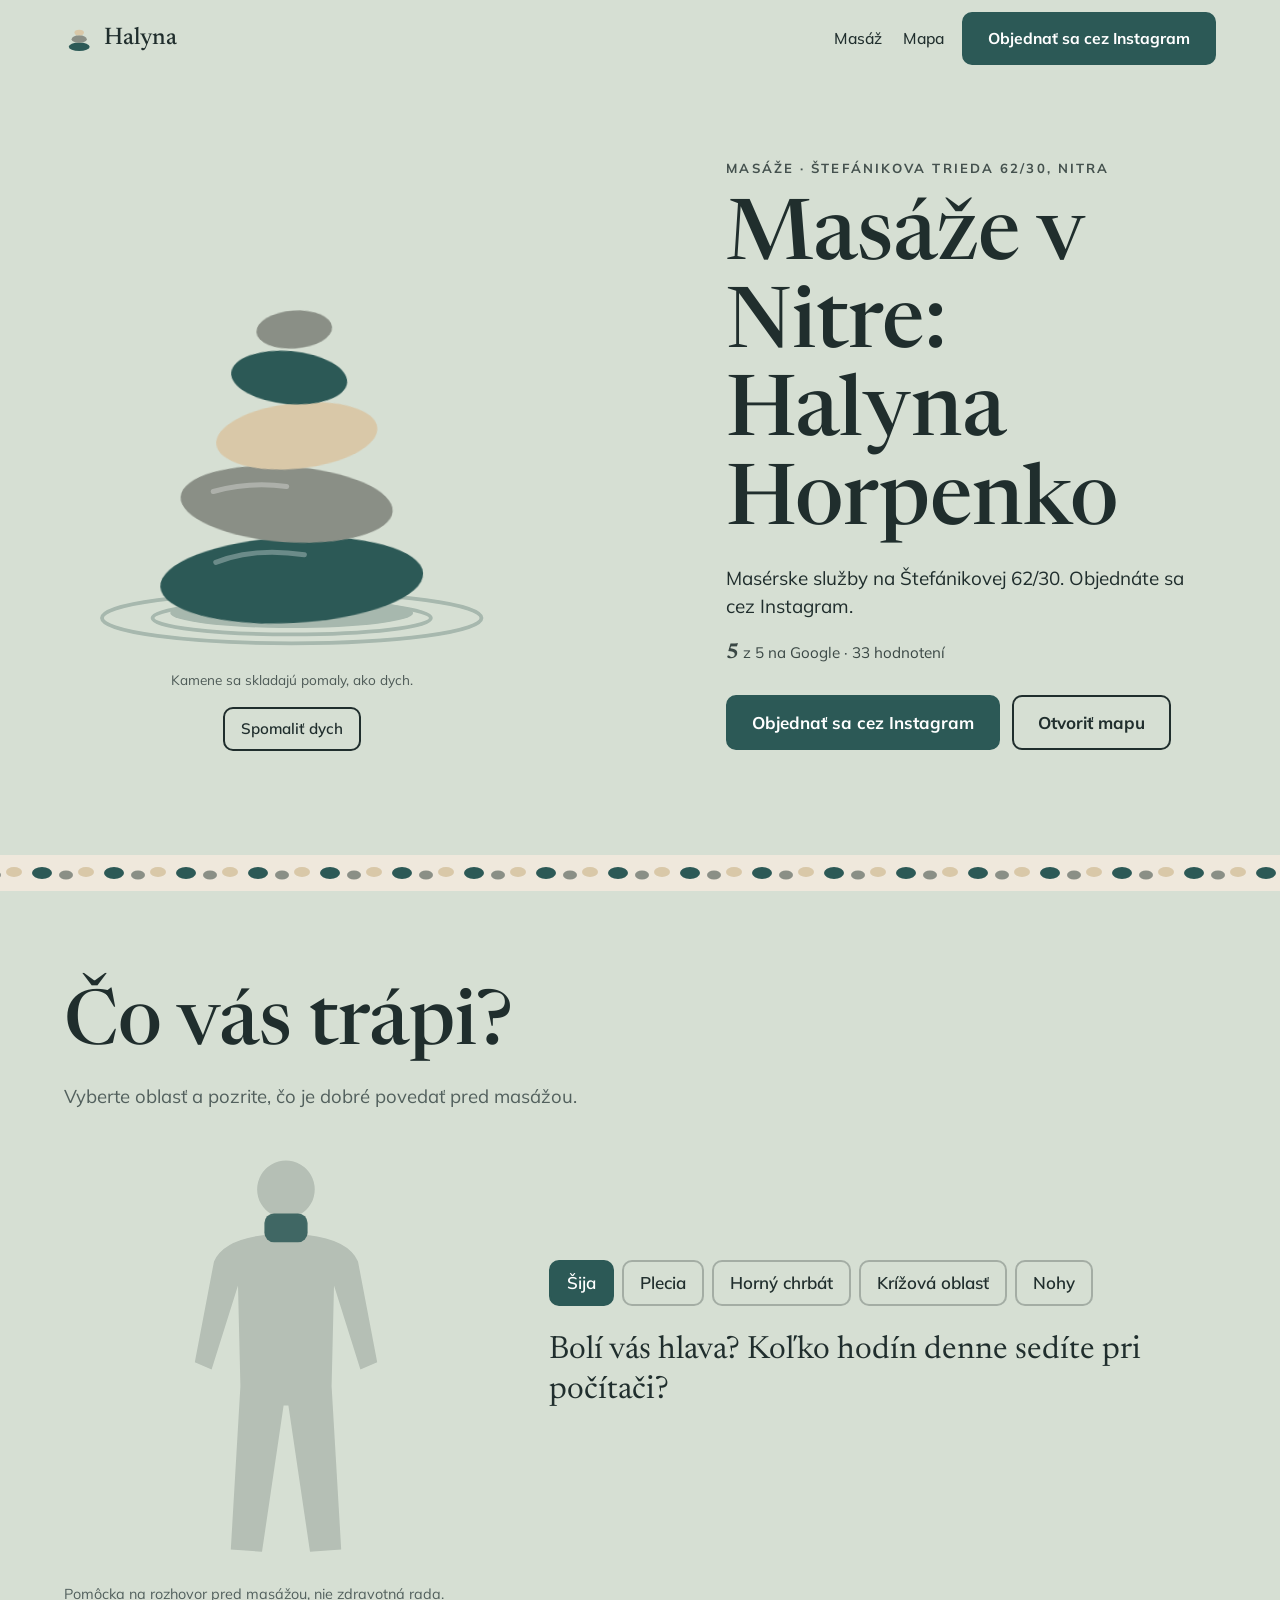
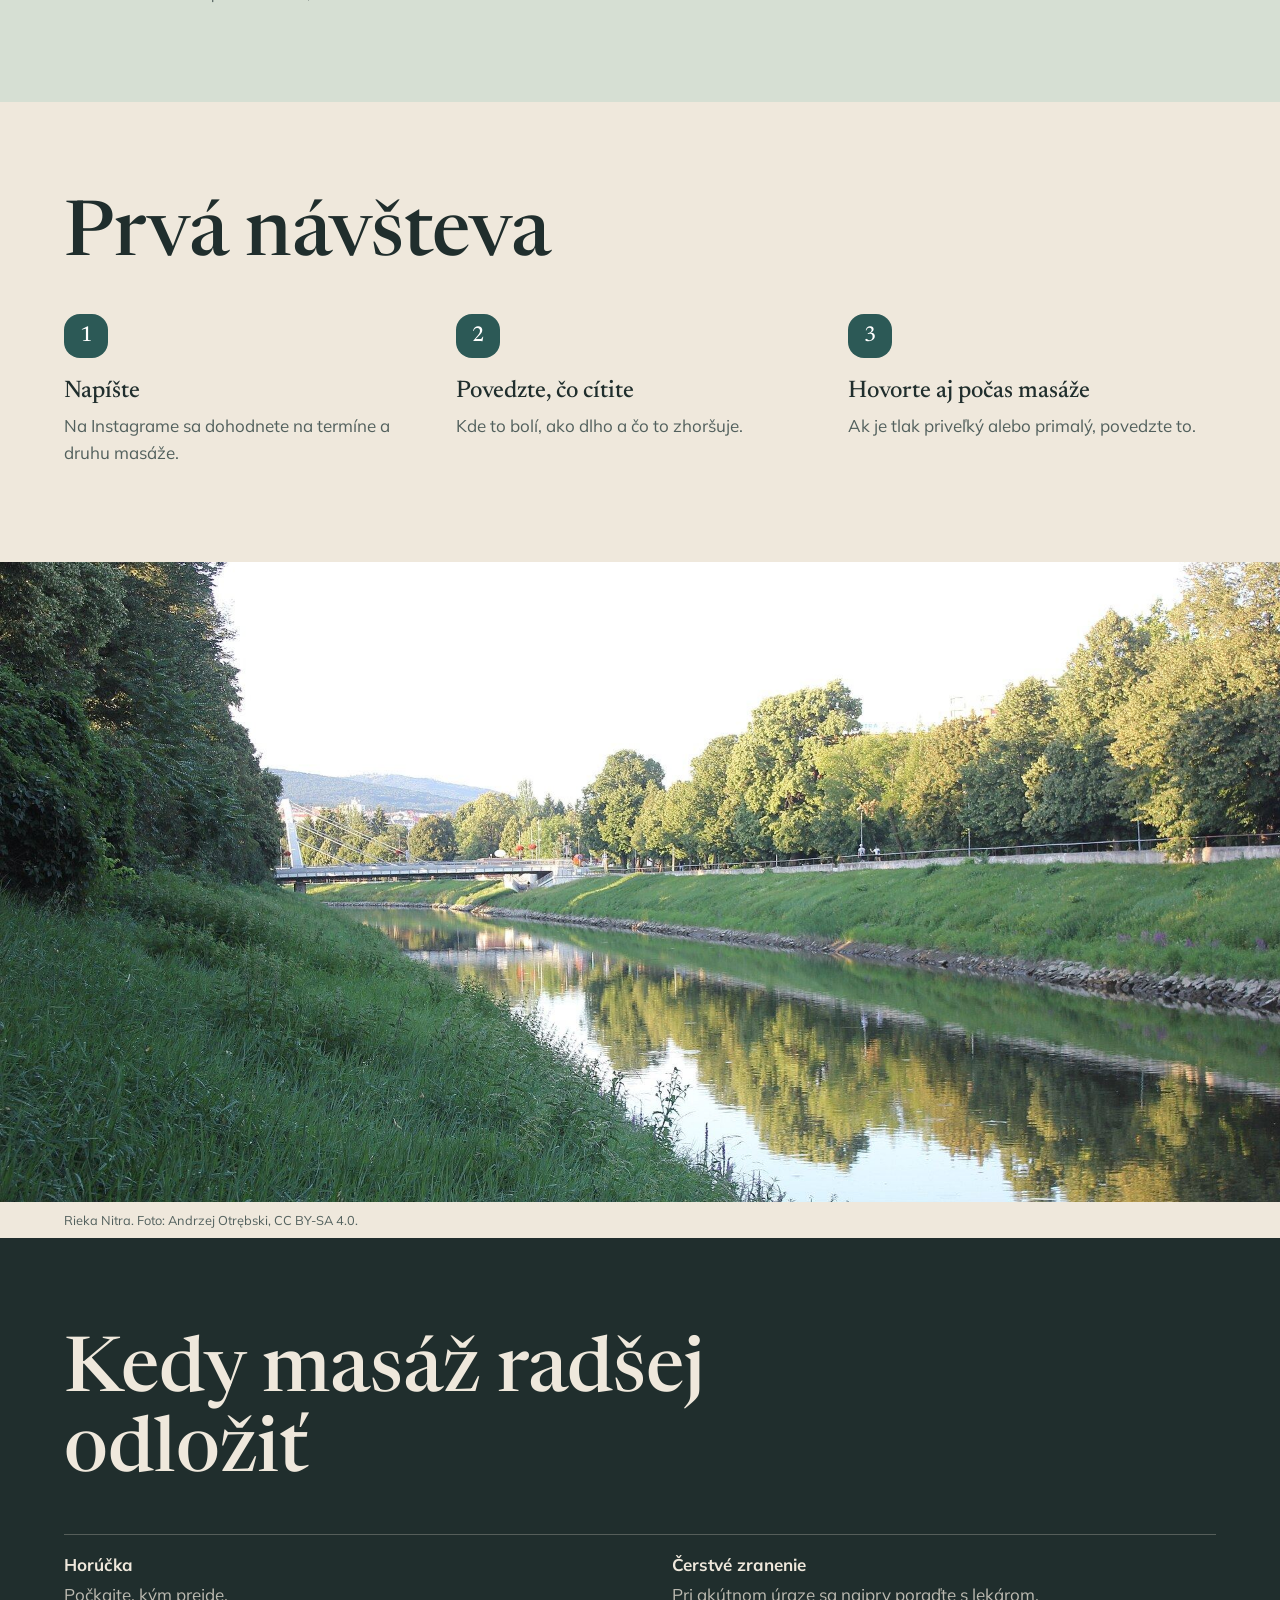
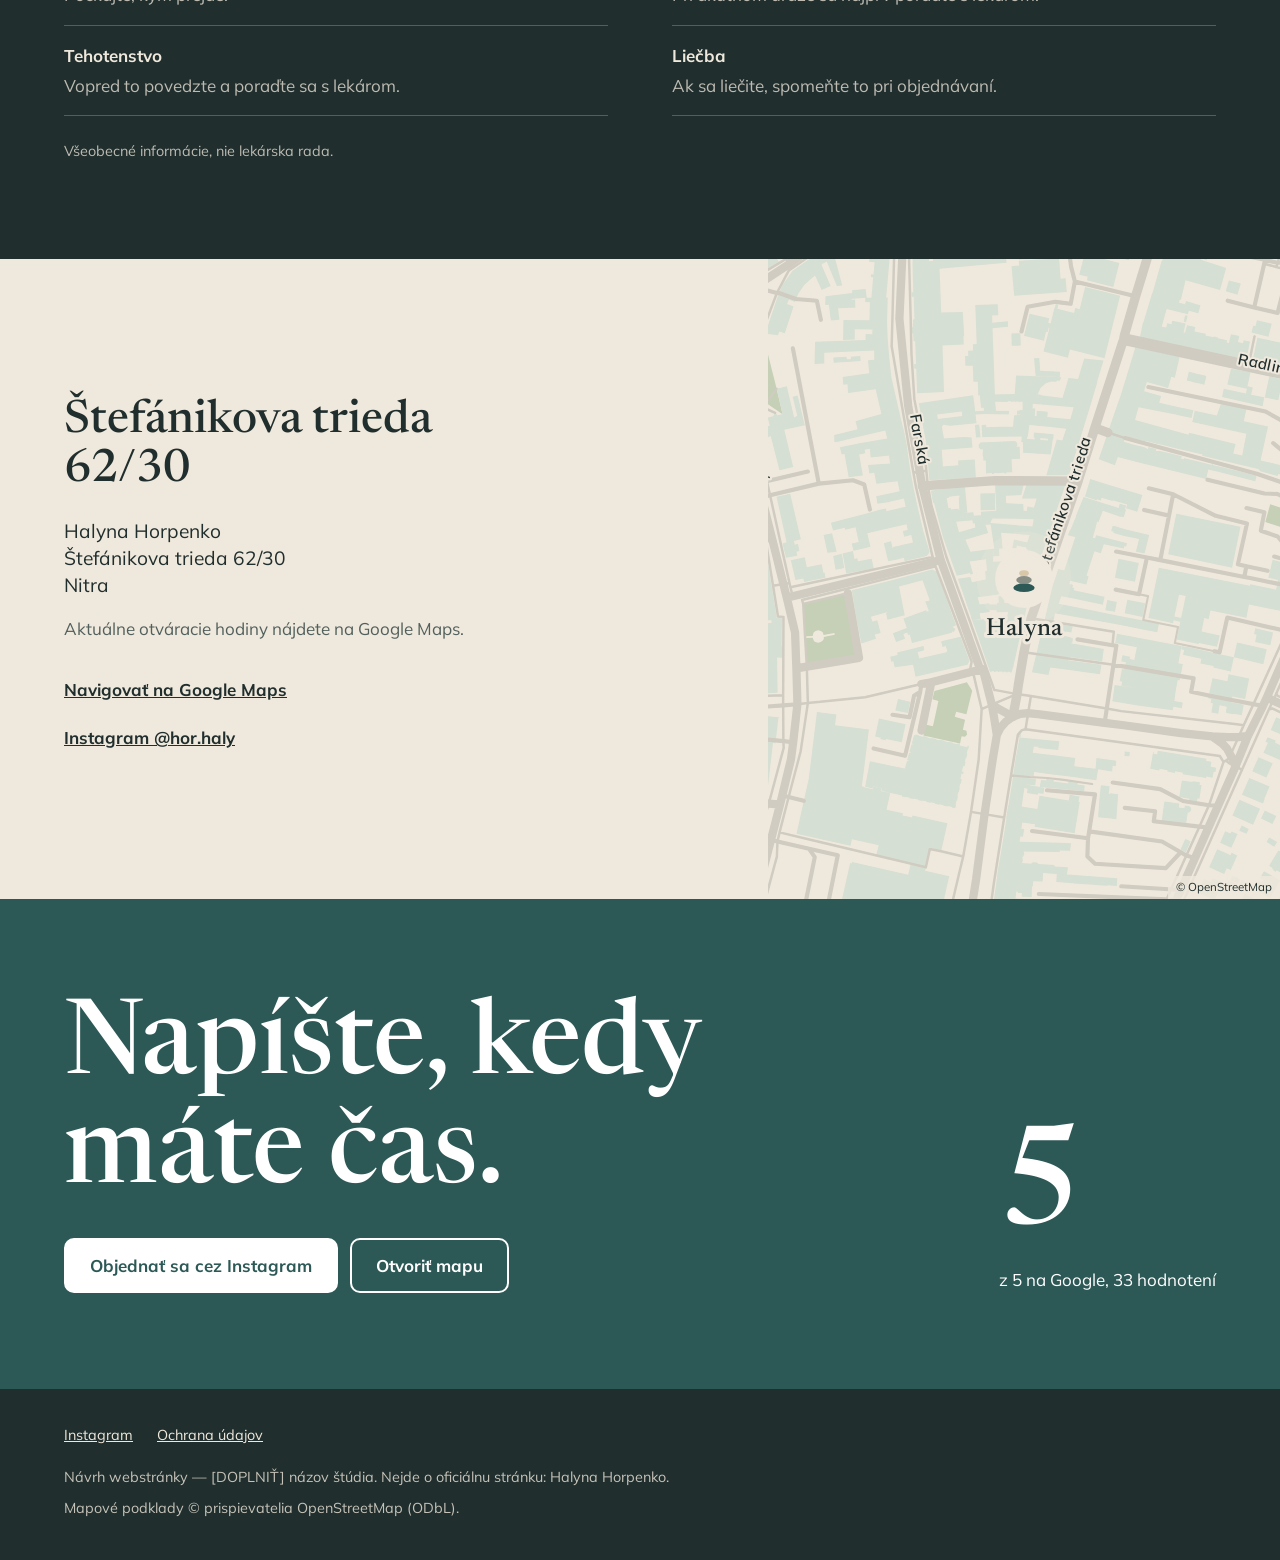
<file: index.html>
<!doctype html>
<html lang="sk">
<head>
  <meta charset="utf-8">
  <meta name="viewport" content="width=device-width, initial-scale=1">
  <title>Halyna Horpenko | Masáže v Nitre na Štefánikovej</title>
  <meta name="description" content="Halyna Horpenko, masáže na Štefánikovej 62/30 v Nitre. Hodnotenie 5 z 5, objednanie cez Instagram.">
  <meta name="theme-color" content="#d6dfd3">
  <meta property="og:type" content="website">
  <meta property="og:locale" content="sk_SK">
  <meta property="og:title" content="Halyna Horpenko | Masáže v Nitre na Štefánikovej">
  <meta property="og:description" content="Masáže na Štefánikovej triede 62/30 v Nitre.">
  <meta property="og:image" content="assets/og.jpg">
  <meta property="og:image:width" content="1200">
  <meta property="og:image:height" content="630">
  <meta property="og:image:alt" content="Vyvážená veža z hladkých kameňov nad kruhmi na vode">
  <link rel="icon" href="assets/favicon.svg" type="image/svg+xml">
  <link rel="preconnect" href="https://fonts.googleapis.com">
  <link rel="preconnect" href="https://fonts.gstatic.com" crossorigin>
  <link href="https://fonts.googleapis.com/css2?family=Newsreader:wght@500;600&family=Mulish:wght@400;600;700&display=swap" rel="stylesheet">
  <link rel="stylesheet" href="style.css">
  <script defer src="idea.js"></script>
  <script defer src="site.js"></script>
  <script type="application/ld+json">
{
  "@context": "https://schema.org",
  "@type": "HealthAndBeautyBusiness",
  "name": "Halyna Horpenko",
  "address": {
    "@type": "PostalAddress",
    "streetAddress": "Štefánikova trieda 62/30",
    "addressLocality": "Nitra",
    "addressCountry": "SK"
  },
  "sameAs": [
    "https://www.instagram.com/hor.haly/"
  ]
}
  </script>
</head>
<body>
  <a class="skip-link" href="#ponuka">Preskočiť na obsah</a>

  <header class="topbar">
    <a class="brand" href="#top" aria-label="Halyna Horpenko, začiatok stránky"><svg class="brand-mark" viewBox="0 0 32 32" aria-hidden="true" focusable="false"><ellipse cx="16" cy="25" rx="11" ry="4.5" fill="#2c5956"/><ellipse cx="16" cy="17" rx="8" ry="4" fill="#8a8f86"/><ellipse cx="16" cy="10" rx="5" ry="3" fill="#d9c8a8"/></svg><span>Halyna</span></a>
    <nav class="topbar-nav" aria-label="Hlavná navigácia">
      <a href="#ponuka">Masáž</a>
      <a href="#hodiny">Mapa</a>
      <a class="button topbar-cta" href="https://www.instagram.com/hor.haly/" rel="noopener">Objednať sa cez Instagram</a>
    </nav>
  </header>

  <main id="top">
    <section class="hero hero--reverse">

      <div class="hero-copy">
        <p class="hero-kicker">Masáže · Štefánikova trieda 62/30, Nitra</p>
        <h1>Masáže v Nitre: Halyna Horpenko</h1>
        <p class="hero-lede">Masérske služby na Štefánikovej 62/30. Objednáte sa cez Instagram.</p>
        <p class="hero-rating"><strong>5</strong> z 5 na Google · 33 hodnotení</p>
        <div class="actions">
          <a class="button" href="https://www.instagram.com/hor.haly/" rel="noopener">Objednať sa cez Instagram</a>
          <a class="button button-ghost" href="https://www.google.com/maps/search/?api=1&amp;query=Halyna%20Horpenko%20%C5%A0tef%C3%A1nikova%20trieda%2062/30%20Nitra" rel="noopener">Otvoriť mapu</a>
        </div>
      </div>
      <div class="hero-art">
        <svg class="art stones" viewBox="0 0 360 430" role="img" aria-label="Vyvážená veža z hladkých kameňov nad kruhmi na vode">
<ellipse class="sa4 ripple" cx="180" cy="396" rx="150" ry="20" stroke-width="3"/>
<ellipse class="sa4 ripple" cx="180" cy="396" rx="110" ry="13" stroke-width="3"/>
<ellipse class="fa4" cx="180" cy="392" rx="96" ry="12"/>
<g class="stone" style="--i:0"><ellipse class="fa1" cx="180" cy="366" rx="104" ry="34" transform="rotate(-3 180 366)"/></g><g class="stone" style="--i:1"><ellipse class="fa2" cx="176" cy="306" rx="84" ry="30" transform="rotate(4 176 306)"/></g><g class="stone" style="--i:2"><ellipse class="fa3" cx="184" cy="252" rx="64" ry="26" transform="rotate(-6 184 252)"/></g><g class="stone" style="--i:3"><ellipse class="fa1" cx="178" cy="206" rx="46" ry="21" transform="rotate(5 178 206)"/></g><g class="stone" style="--i:4"><ellipse class="fa2" cx="182" cy="168" rx="30" ry="15" transform="rotate(-4 182 168)"/></g>
<path d="M120 352 Q150 340 190 346" fill="none" stroke="#fff" stroke-width="4" opacity=".3" stroke-linecap="round"/>
<path d="M118 296 Q146 288 176 292" fill="none" stroke="#fff" stroke-width="4" opacity=".3" stroke-linecap="round"/>
        </svg>
<p class="idea-hint">Kamene sa skladajú pomaly, ako dych.</p>
<div class="controls"><button class="control" type="button" data-breathe aria-pressed="false">Spomaliť dych</button></div><p class="breath-label" data-breath-label aria-live="polite"></p>
      </div>
    </section>

    <div class="divider" aria-hidden="true"></div>

    <section class="block tone-alt " id="ponuka">
      <div class="block-inner">
        <h2 class="block-title">Čo vás trápi?</h2><p class="block-lead">Vyberte oblasť a pozrite, čo je dobré povedať pred masážou.</p>
        <div class="body-map">
          <svg class="body-figure" viewBox="0 0 200 340" aria-hidden="true" focusable="false"><path fill="color-mix(in srgb, var(--s-ink) 18%, var(--s-bg))" d="M100 8 a24 24 0 1 1 -.1 0Z M84 54 H116 L118 70 Q152 74 160 92 L176 176 L162 182 L140 112 L138 196 L146 332 L120 334 L102 212 H98 L80 334 L54 332 L62 196 L60 112 L38 182 L24 176 L40 92 Q48 74 82 70Z"/><rect x="82" y="52" width="36" height="24" rx="8" class="body-zone is-active" data-zone="neck"/><path d="M42 92 Q50 74 84 72 H116 Q150 74 158 92 L150 106 H50Z" class="body-zone" data-zone="shoulders"/><rect x="62" y="104" width="76" height="52" rx="10" class="body-zone" data-zone="upper"/><rect x="64" y="158" width="72" height="42" rx="10" class="body-zone" data-zone="lower"/><path d="M64 204 H98 L84 332 H56Z M102 204 H136 L144 332 H116Z" class="body-zone" data-zone="legs"/></svg>
          <div><div class="zone-buttons" role="group" aria-label="Oblasti tela"><button class="zone-button" type="button" data-zone="neck" data-text="Bolí vás hlava? Koľko hodín denne sedíte pri počítači?" aria-pressed="true">Šija</button><button class="zone-button" type="button" data-zone="shoulders" data-text="Zhoršuje sa napätie po práci alebo po strese?" aria-pressed="false">Plecia</button><button class="zone-button" type="button" data-zone="upper" data-text="Cítite stuhnutosť stále, alebo len pri určitej polohe?" aria-pressed="false">Horný chrbát</button><button class="zone-button" type="button" data-zone="lower" data-text="Ako dlho to trvá? Pri ostrej alebo vystreľujúcej bolesti sa najprv poraďte s lekárom." aria-pressed="false">Krížová oblasť</button><button class="zone-button" type="button" data-zone="legs" data-text="Veľa stojíte alebo chodíte? Kŕčové žily spomeňte vopred." aria-pressed="false">Nohy</button></div><p class="zone-text" aria-live="polite">Bolí vás hlava? Koľko hodín denne sedíte pri počítači?</p></div>
        </div>
        <p class="block-note">Pomôcka na rozhovor pred masážou, nie zdravotná rada.</p>
      </div>
    </section>

    <section class="block tone-base ">
      <div class="block-inner">
        <h2 class="block-title">Prvá návšteva</h2>
        <ol class="steps" style="--step-count: 3"><li class="step"><h3 class="step-title">Napíšte</h3><p class="step-text">Na Instagrame sa dohodnete na termíne a druhu masáže.</p></li><li class="step"><h3 class="step-title">Povedzte, čo cítite</h3><p class="step-text">Kde to bolí, ako dlho a čo to zhoršuje.</p></li><li class="step"><h3 class="step-title">Hovorte aj počas masáže</h3><p class="step-text">Ak je tlak priveľký alebo primalý, povedzte to.</p></li></ol>
        
      </div>
    </section>

    <section class="block tone-base ">
      <figure class="photo-band">
        <img src="assets/photos/rieka-nitra.jpg" width="1920" height="1280" alt="Pokojná rieka Nitra, na hladine sa odrážajú stromy" loading="lazy">
        <figcaption>Rieka Nitra. Foto: Andrzej Otrębski, CC BY-SA 4.0.</figcaption>
      </figure>
    </section>

    <section class="block tone-ink ">
      <div class="block-inner">
        <h2 class="block-title">Kedy masáž radšej odložiť</h2>
        <ul class="notes"><li class="note"><span class="note-title">Horúčka</span><p class="note-text">Počkajte, kým prejde.</p></li><li class="note"><span class="note-title">Čerstvé zranenie</span><p class="note-text">Pri akútnom úraze sa najprv poraďte s lekárom.</p></li><li class="note"><span class="note-title">Tehotenstvo</span><p class="note-text">Vopred to povedzte a poraďte sa s lekárom.</p></li><li class="note"><span class="note-title">Liečba</span><p class="note-text">Ak sa liečite, spomeňte to pri objednávaní.</p></li></ul>
        <p class="block-note">Všeobecné informácie, nie lekárska rada.</p>
      </div>
    </section>

    <section class="block tone-base " id="hodiny">
      <div class="place-grid place-grid--flip">
        <div class="place-map"><svg class="street-map" viewBox="0 0 960 620" role="img" aria-label="Mapa okolia: Halyna Horpenko" preserveAspectRatio="xMidYMid slice">
  <rect width="960" height="620" fill="var(--bg)"/>
  <path d="M737.1 650.7L739.2 650.9L743.0 652.9L746.0 657.0L746.1 661.8L744.2 662.7L739.6 655.6L735.9 657.7L734.3 656.8L735.3 651.9L737.1 650.7ZM759.6 -63.9L757.1 -62.6L756.0 -60.6L760.2 -53.1L755.5 -33.3L757.1 -29.8L750.8 -5.2L744.0 -7.0L741.5 -3.2L741.6 0.1L744.3 2.6L810.0 19.0L811.7 19.4L812.7 18.8L813.1 17.9L814.1 13.7L813.6 11.8L812.0 10.9L809.7 10.3L806.4 9.4L807.1 6.7L818.4 -39.9L824.1 -38.3L825.2 -42.9L824.0 -46.4L818.2 -49.0L815.9 -42.2L769.0 -54.3L770.1 -60.3L759.6 -63.9ZM266.1 334.1L309.3 323.8L320.2 386.4L269.6 394.9L268.5 367.2L275.3 367.0L276.6 370.3L278.5 371.2L280.8 371.8L283.2 371.1L285.4 369.4L286.1 367.9L286.0 366.2L296.7 364.1L296.3 362.3L285.8 364.2L285.2 361.8L283.3 360.4L280.7 359.7L278.0 360.4L276.0 362.1L275.3 365.1L268.5 365.4L266.1 334.1ZM1009.2 137.8L998.3 138.8L979.2 124.1L979.8 121.2L978.6 118.9L1019.6 97.5L1029.7 107.6L1009.2 137.8ZM424.7 410.1L429.8 418.3L424.2 441.1L414.3 438.6L412.9 443.4L422.9 446.3L420.8 456.0L424.2 456.9L424.9 460.7L422.8 462.8L419.5 462.3L418.0 469.4L382.5 461.7L385.1 451.3L391.8 452.7L397.1 428.1L391.2 426.6L393.3 418.4L424.7 410.1ZM275.0 -69.1L289.3 -36.9L352.6 -49.8L351.6 -59.0L327.5 -55.5L326.1 -65.8L351.5 -69.4L350.4 -79.3L275.0 -69.1ZM713.8 254.9L718.5 237.6L762.6 252.7L760.6 258.3L748.2 254.0L736.7 262.1L713.8 254.9ZM369.8 698.9L374.1 681.6L349.0 676.7L307.8 672.2L247.7 668.1L247.0 671.9L369.8 698.9ZM72.8 423.6L71.4 459.7L101.4 507.8L153.4 513.4L154.3 501.8L134.2 500.8L133.9 493.6L121.9 497.8L114.2 497.0L104.0 492.8L106.9 440.3L118.3 435.8L127.5 436.4L138.1 440.8L138.1 430.0L72.8 423.6ZM136.8 275.8L129.3 277.1L75.1 283.5L76.6 295.8L138.3 288.0L136.8 275.8ZM-110.5 -0.4L-82.7 -20.9L-52.7 18.6L-80.0 41.4L-110.5 -0.4ZM-190.2 133.3L-57.7 31.8L-55.5 26.1L-52.7 18.6L-41.2 11.3L-34.6 3.5L-45.9 -12.2L-27.0 -27.1L-4.7 11.0L0.7 21.5L-11.6 26.7L-86.8 106.1L-68.3 122.1L-73.6 129.1L-103.0 105.1L-126.2 88.5L-160.8 128.5L-141.7 145.4L-161.6 167.9L-190.2 133.3ZM-29.9 167.5L18.8 115.5L-17.5 72.4L-73.4 130.7L-29.9 167.5ZM-44.4 -38.3L0.5 -63.9L-5.5 -70.7L35.4 -98.1L17.8 -129.6L48.5 -148.9L53.6 -139.1L22.1 -43.5L10.5 -53.2L-36.6 -26.4L-44.4 -38.3ZM89.6 508.3L75.5 506.0L70.5 503.2L67.5 498.1L67.9 474.1L89.6 508.3ZM240.4 125.6L246.1 150.3L219.7 132.5L222.1 107.5L229.2 81.4L240.4 125.6Z" fill="color-mix(in srgb, #4f8a4a 26%, var(--bg))"/>
  <path d="M-86.5 -1106.3L-92.7 -1109.2L-98.2 -1101.4L-108.6 -1064.0L-147.4 -937.3L-164.5 -877.7L-174.4 -852.4L-190.4 -820.2L-213.3 -776.0L-235.8 -739.2L-265.0 -694.9L-293.3 -654.7L-324.4 -614.0L-355.1 -579.3L-377.7 -553.6L-411.2 -520.0L-448.6 -484.9L-479.7 -459.0L-517.4 -429.4L-548.0 -407.4L-581.0 -384.5L-617.0 -361.9L-664.6 -335.6L-690.7 -322.1L-718.3 -309.7L-727.5 -306.2L-787.1 -281.0L-851.4 -258.9L-894.8 -245.5L-941.0 -234.7L-975.9 -228.6L-1014.9 -223.3L-1063.3 -216.7L-1107.1 -211.8L-1158.6 -210.0L-1212.8 -209.4L-1264.9 -211.7L-1323.2 -215.8L-1362.7 -221.0L-1407.9 -229.8L-1458.6 -242.8L-1522.7 -262.2L-1634.0 -302.8L-1689.9 -326.5L-1765.9 -360.8L-2062.8 -574.1L-2199.8 -682.6L-2258.1 -725.2L-2410.0 -813.9L-2466.9 -838.4L-2573.9 -883.6L-2678.5 -930.0L-2791.7 -980.1L-2883.6 -1020.3L-2920.5 -1035.1L-2964.8 -1057.4L-2986.5 -1017.6L-2888.5 -966.2L-2808.8 -934.8L-2709.1 -895.5L-2616.0 -848.5L-2566.4 -826.2L-2464.6 -774.5L-2407.4 -743.1L-1981.3 -434.1L-1881.0 -365.8L-1831.2 -334.6L-1789.5 -310.1L-1717.0 -267.6L-1650.8 -243.4L-1479.6 -186.8L-1350.5 -162.3L-1216.5 -152.3L-1070.4 -155.2L-970.7 -170.8L-885.2 -191.5L-802.5 -217.9L-660.0 -275.6L-548.8 -337.6L-461.9 -401.0L-397.1 -455.8L-296.6 -559.9L-233.9 -640.4L-188.3 -707.3L-107.8 -857.7L-55.0 -980.2L-19.8 -1047.2L5.7 -1101.4L0.7 -1104.6L18.4 -1140.6L27.3 -1180.0L47.1 -1285.4L61.8 -1348.5L70.2 -1374.2L99.6 -1437.6L140.9 -1496.0L197.9 -1547.3L247.1 -1585.1L295.8 -1609.9L330.7 -1620.9L372.5 -1631.5L416.0 -1637.2L464.0 -1637.9L512.9 -1633.2L563.8 -1622.0L610.5 -1605.7L664.7 -1577.2L704.5 -1545.2L733.8 -1520.9L762.3 -1486.8L794.3 -1436.9L814.3 -1400.6L845.6 -1326.5L867.0 -1277.3L883.4 -1228.9L903.4 -1174.0L927.6 -1129.8L945.4 -1092.1L970.3 -1050.7L994.6 -1009.4L1042.3 -937.5L1082.2 -878.3L1117.8 -834.9L1155.6 -790.0L1195.5 -745.1L1249.0 -681.7L1291.7 -632.5L1320.9 -579.1L1350.1 -512.8L1368.7 -440.2L1376.5 -375.3L1375.8 -319.0L1369.4 -271.3L1359.4 -210.7L1342.3 -160.9L1314.5 -96.7L1302.4 -77.5L1253.9 -8.4L1179.1 81.4L1129.2 146.2L1072.2 216.8L1013.1 292.3L955.4 367.1L894.8 445.5L844.9 513.9L815.7 564.5L791.5 618.7L774.4 678.5L764.4 727.7L758.0 771.2L755.1 840.3L765.8 922.2L775.1 976.4L792.9 1032.0L825.7 1101.1L862.7 1161.0L1028.0 1391.2L1114.3 1512.3L1225.4 1665.5L1262.5 1722.5L1289.6 1782.4L1308.8 1838.0L1323.8 1912.1L1328.0 1964.1L1323.0 2160.1L1319.5 2267.8L1315.9 2381.8L1313.8 2483.0L1315.9 2529.3L1328.0 2596.3L1360.1 2709.0L1376.5 2758.9L1394.3 2828.7L1413.5 2895.0L1420.7 2932.1L1420.7 2978.4L1418.5 3035.4L1407.8 3092.4L1372.2 3203.6L1330.2 3311.3L1284.6 3441.0L1267.5 3483.8L1252.9 3523.5L1238.3 3563.6L1180.5 3700.5L1118.5 3860.9L1097.9 3913.6L1080.8 3991.3L1073.7 4019.1L1069.4 4082.6L1069.8 4131.0L1074.7 4131.0L1074.6 4138.2L1069.6 4138.1L1070.1 4151.0L1078.6 4200.2L1093.6 4255.1L1107.9 4300.0L1125.7 4341.4L1147.8 4384.9L1182.7 4446.9L1241.1 4552.4L1287.4 4634.4L1312.4 4683.6L1331.6 4729.2L1352.3 4795.5L1360.6 4814.9L1370.1 4856.1L1400.0 4964.5L1422.8 5033.7L1444.2 5082.8L1467.7 5123.5L1496.2 5159.9L1506.3 5171.4L1538.2 5202.6L1568.9 5230.4L1607.4 5252.5L1661.7 5280.1L1707.4 5306.3L1770.5 5344.5L1828.3 5377.3L1902.4 5416.5L1959.4 5461.5L2004.3 5509.9L2040.1 5558.2L2054.7 5577.8L2068.8 5596.8L2089.1 5624.0L2129.0 5677.5L2136.8 5673.2L2142.8 5680.6L2149.6 5688.9L2138.9 5695.3L2362.0 5981.3L2427.5 6061.1L2479.5 6126.0L2543.7 6190.9L2563.7 6212.0L2581.4 6230.8L2645.8 6268.5L2731.0 6318.5L2814.2 6352.0L2899.1 6375.9L3003.5 6401.9L3096.4 6413.0L3202.0 6408.6L3303.1 6401.4L3359.1 6387.9L3399.4 6378.4L3514.5 6336.2L3608.4 6305.8L3696.1 6293.0L3769.7 6294.0L3827.0 6300.1L3881.2 6312.4L3944.0 6332.7L4008.0 6356.7L4068.7 6391.9L4262.4 6591.7L4322.2 6647.3L4468.3 6744.3L4642.2 6829.8L4766.9 6896.9L4824.6 6940.4L4922.2 7040.2L5009.8 7170.7L5079.7 7279.8L5164.5 7393.3L5231.4 7461.7L5380.4 7583.7L5530.0 7707.8L5632.7 7863.7L5656.9 7929.3L5818.1 8635.4L5861.4 8757.4L5898.7 8836.1L5953.1 8928.9L6025.7 9016.7L6173.8 9124.6L6289.7 9181.1L6414.7 9223.5L6527.5 9240.6L6631.3 9247.7L6843.9 9226.5L7207.5 9181.5L7594.5 9146.1L7636.5 9154.0L7707.1 9192.6L7778.9 9256.6L7827.3 9337.3L8126.9 9933.6L8171.5 10001.8L8208.7 10049.0L8255.4 10087.8L8309.1 10133.0L8399.3 10190.8L8505.2 10248.6L8681.1 10353.9L8830.5 10463.9L8969.9 10635.2L9055.3 10779.3L9171.8 11019.4L9229.0 11120.4L9314.3 11350.2L9978.6 12961.9L10146.5 13371.7L10165.5 13460.7L10167.9 13566.4L10152.7 13696.1L10128.6 13769.4L9945.4 14131.9L9909.2 14253.2L9898.4 14325.5L9892.0 14447.2L9902.8 14518.3L9958.6 14683.9L10077.3 14975.3L10100.4 15053.9L10124.7 15113.8L10137.9 15151.7L10147.4 15194.0L10213.2 15646.0L10255.0 15780.6L10290.1 15769.4L10268.0 15701.8L10252.3 15641.2L10241.0 15571.9L10224.0 15440.5L10209.3 15320.1L10190.0 15189.2L10172.4 15124.4L10143.6 15047.5L10108.0 14948.8L9952.1 14559.7L9935.7 14496.6L9930.7 14462.1L9928.2 14415.5L9927.2 14355.6L9930.8 14317.6L9938.9 14271.6L9952.5 14217.7L9971.9 14163.3L9990.5 14117.3L10148.8 13809.4L10170.8 13759.9L10187.4 13704.7L10200.9 13623.6L10209.1 13552.7L10200.0 13468.2L10186.4 13390.9L10075.3 13056.4L9786.1 12359.7L9732.3 12232.0L9653.4 12035.3L9529.1 11741.2L9433.8 11508.6L9241.2 11076.1L9220.6 11014.3L9207.0 10950.8L9127.9 10776.6L9073.7 10679.8L9002.2 10565.5L8920.9 10466.8L8773.5 10332.7L8611.5 10229.4L8367.6 10093.1L8328.3 10057.8L8225.5 9966.0L8208.4 9939.8L7986.6 9496.7L7857.6 9255.6L7829.4 9216.1L7793.5 9175.7L7765.8 9149.7L7722.1 9135.4L7677.8 9112.8L7622.9 9094.7L7551.2 9083.6L7436.5 9094.6L7283.2 9124.0L7080.2 9152.1L6902.8 9177.9L6778.5 9194.7L6682.1 9202.6L6594.6 9205.9L6503.6 9194.6L6404.0 9179.0L6300.8 9139.7L6198.7 9079.8L6116.8 9012.7L6034.0 8927.6L5969.0 8834.4L5916.9 8738.3L5863.4 8584.9L5770.7 8199.6L5674.4 7870.7L5662.4 7840.4L5640.9 7803.1L5575.8 7709.7L5568.1 7697.3L5566.0 7687.3L5565.3 7676.5L5516.4 7641.4L5269.8 7427.8L5191.1 7350.7L5132.7 7264.7L4989.6 7046.6L4936.2 6968.4L4914.1 6943.9L4881.2 6916.1L4830.6 6879.1L4787.9 6850.7L4667.7 6789.4L4480.4 6708.1L4439.4 6683.0L4362.1 6625.9L4321.7 6588.7L4295.2 6558.2L4124.8 6389.6L4083.8 6353.8L4060.4 6336.5L4027.8 6319.3L3993.0 6301.7L3917.3 6272.7L3851.4 6254.9L3796.0 6246.4L3742.5 6241.8L3706.5 6243.2L3673.0 6246.0L3621.9 6254.0L3564.9 6266.6L3523.7 6279.3L3443.8 6309.2L3387.8 6331.4L3340.0 6348.4L3286.3 6356.3L3233.6 6359.0L3167.1 6361.0L3068.3 6362.7L3014.1 6358.1L2973.1 6352.0L2957.9 6349.7L2912.1 6339.7L2867.7 6327.1L2791.5 6299.7L2737.9 6274.6L2680.6 6238.6L2606.8 6186.4L2561.4 6148.4L2514.0 6104.4L2480.4 6064.1L2427.3 5995.9L2385.4 5938.0L2317.4 5848.5L2241.6 5749.9L2227.1 5683.2L2221.6 5673.1L2201.2 5688.1L2175.5 5655.9L2171.0 5650.2L2192.8 5635.1L2187.8 5627.6L2181.3 5623.0L2170.7 5619.6L2158.3 5619.6L2128.9 5578.4L2066.8 5499.5L2022.0 5445.6L1974.7 5397.9L1913.2 5356.6L1862.8 5314.2L1735.9 5245.6L1629.0 5186.1L1579.7 5152.9L1552.4 5125.6L1503.1 5048.0L1485.9 5004.6L1429.5 4811.1L1404.3 4732.4L1378.1 4669.9L1338.3 4595.0L1335.8 4590.3L1293.7 4519.3L1284.4 4503.5L1195.7 4356.3L1176.6 4316.0L1155.6 4258.0L1129.5 4158.4L1128.8 4113.6L1128.8 4074.9L1131.2 4034.5L1137.8 3994.4L1147.8 3949.9L1161.7 3902.0L1254.7 3663.5L1309.4 3517.0L1334.7 3447.6L1347.4 3412.9L1406.6 3253.7L1446.1 3152.9L1455.0 3117.5L1459.9 3080.7L1466.3 3023.2L1466.9 2935.4L1459.5 2876.8L1453.9 2846.4L1426.3 2745.6L1405.1 2673.1L1387.4 2609.9L1374.2 2556.9L1367.3 2520.2L1364.0 2472.9L1366.2 2461.5L1367.0 2457.6L1379.6 2197.0L1386.2 1996.9L1384.7 1943.5L1380.6 1904.2L1374.6 1865.4L1359.5 1812.0L1346.4 1769.2L1327.7 1730.3L1314.1 1701.6L1302.0 1681.0L1284.4 1651.2L1018.4 1288.9L925.6 1163.4L887.4 1108.0L855.6 1056.6L842.0 1023.4L824.4 964.4L816.3 919.0L805.2 850.5L805.7 793.6L810.3 741.2L823.9 680.7L845.5 614.7L857.6 592.0L892.4 530.5L930.2 479.1L981.1 414.7L1038.0 341.6L1112.1 249.4L1182.1 150.6L1281.7 21.6L1322.7 -30.7L1356.4 -84.2L1379.6 -132.5L1399.3 -185.4L1416.9 -272.1L1423.5 -334.6L1421.4 -384.4L1412.9 -458.0L1397.8 -514.9L1373.6 -579.9L1352.9 -622.7L1326.2 -667.6L1298.0 -702.3L1274.3 -728.0L1243.0 -757.5L1223.3 -775.9L1214.3 -786.4L1211.1 -790.2L1207.5 -794.3L1173.0 -834.3L1123.3 -897.6L1081.3 -955.9L1044.4 -1010.3L1013.8 -1063.3L981.9 -1116.7L949.5 -1179.4L927.1 -1229.3L922.1 -1240.5L906.4 -1277.7L875.4 -1354.6L848.3 -1418.2L833.1 -1448.5L822.0 -1468.0L807.2 -1489.3L793.5 -1507.5L780.3 -1523.5L768.8 -1536.6L756.2 -1549.8L741.3 -1564.3L718.3 -1581.7L685.7 -1606.3L663.2 -1619.5L639.6 -1631.1L604.3 -1646.4L580.5 -1653.7L547.5 -1662.9L521.8 -1669.6L506.1 -1671.1L481.5 -1673.5L451.2 -1675.2L426.7 -1673.7L395.0 -1670.2L366.7 -1666.5L349.0 -1662.3L316.6 -1653.4L289.0 -1644.2L261.0 -1631.4L234.2 -1618.0L204.7 -1600.3L186.5 -1587.1L166.4 -1570.0L144.5 -1550.9L121.1 -1527.0L108.6 -1511.5L89.0 -1485.9L78.7 -1469.2L63.7 -1441.9L47.4 -1409.2L26.8 -1364.7L-16.6 -1275.9L-21.6 -1262.9L-26.7 -1260.8L-49.7 -1206.9L-57.1 -1185.4L-48.6 -1182.5L-53.6 -1169.6L-79.0 -1103.4L-86.5 -1106.3Z" fill="color-mix(in srgb, #3a8fb7 34%, var(--bg))"/>
  <path d="M770.4 219.8L752.7 215.2L754.9 206.4L772.2 210.9L770.4 219.8ZM719.5 584.4L724.0 587.2L722.1 590.5L721.2 592.0L720.5 589.8L717.5 587.9L719.5 584.4ZM316.8 259.8L306.8 262.2L306.3 260.4L295.0 263.1L292.9 255.4L328.4 246.3L330.8 256.3L316.8 259.8ZM732.8 341.8L698.0 334.8L695.4 347.6L660.6 340.4L656.3 339.4L654.6 347.8L652.0 360.8L669.6 364.7L667.0 375.6L649.6 371.9L649.3 373.0L627.8 368.6L631.4 351.5L632.2 347.9L636.6 326.5L634.5 326.0L639.0 304.7L698.8 316.5L699.1 315.1L724.2 320.3L734.3 322.3L736.8 322.8L732.8 341.8ZM865.1 115.5L859.9 114.3L860.0 114.0L851.2 112.0L852.1 107.8L866.1 110.9L865.1 115.5ZM502.8 628.2L480.3 627.4L479.4 627.3L479.4 619.7L503.0 620.0L502.8 628.2ZM656.7 113.3L654.7 121.9L650.2 120.7L652.2 112.1L656.7 113.3ZM630.1 42.5L636.1 43.9L636.9 40.6L637.6 40.9L641.7 42.1L639.7 50.1L638.8 53.6L618.2 48.5L613.4 65.6L617.8 66.4L618.7 62.3L622.9 63.1L623.5 59.9L636.6 62.6L634.5 71.0L631.3 84.0L592.3 75.8L595.2 61.5L595.6 61.6L604.3 32.7L604.6 32.8L630.9 39.2L630.1 42.5ZM538.3 96.3L557.1 98.4L556.2 101.3L555.0 105.2L552.7 112.7L551.0 118.3L532.4 116.2L538.3 96.3ZM795.5 216.7L790.0 224.8L772.7 220.3L774.9 211.6L795.5 216.7ZM658.5 204.0L658.2 203.8L649.7 201.7L650.9 196.7L661.2 199.2L662.6 198.5L663.5 199.7L669.3 201.1L668.0 206.0L658.5 204.0ZM446.6 340.0L446.7 342.0L437.0 343.3L438.1 348.4L429.5 349.5L428.4 346.6L428.7 346.4L425.2 336.6L437.0 334.8L446.3 333.5L446.4 334.7L446.6 340.0ZM789.1 335.7L771.7 327.9L774.4 321.8L775.0 322.1L777.8 316.0L794.6 323.5L789.1 335.7ZM677.0 121.6L680.5 106.2L684.8 107.1L684.9 106.8L699.4 109.7L696.5 123.3L696.0 125.7L677.0 121.6ZM509.7 643.2L509.1 650.4L502.1 649.7L503.0 642.9L509.7 643.2ZM423.5 228.4L417.4 229.1L407.1 230.2L407.3 231.4L405.1 231.8L404.1 222.1L422.8 220.1L423.5 228.4ZM367.6 439.8L355.4 437.3L358.0 426.3L369.8 429.0L367.6 439.8ZM461.0 333.2L455.5 333.2L455.3 326.6L461.0 326.7L461.0 333.2ZM489.3 172.9L489.7 168.1L508.7 169.7L508.4 174.6L507.9 174.4L503.4 174.1L495.9 173.4L490.4 173.0L489.3 172.9ZM26.6 3.6L43.0 8.0L34.5 39.6L18.2 35.2L23.0 17.3L26.6 3.6ZM499.7 687.6L480.9 684.1L480.5 684.1L478.6 683.8L480.8 664.0L502.3 667.6L499.7 687.6ZM489.4 252.0L449.2 251.3L449.2 252.9L448.4 253.0L447.5 255.7L447.7 257.3L442.7 257.4L432.9 260.2L432.3 256.0L431.4 248.8L438.4 248.3L438.2 244.8L453.2 244.0L463.1 243.9L465.8 243.6L470.8 243.3L479.6 243.8L482.6 244.1L488.6 244.2L510.8 246.0L505.5 262.3L488.1 259.2L489.4 252.0ZM797.7 359.6L797.6 359.5L795.4 358.6L795.0 358.4L793.2 357.7L788.7 355.6L790.6 351.2L799.5 355.4L797.7 359.6ZM604.4 348.6L600.5 347.8L603.2 335.0L606.8 335.7L604.4 348.6ZM322.1 178.3L323.3 185.1L306.1 188.6L303.3 189.4L301.7 182.4L322.1 178.3ZM477.8 617.7L478.0 614.3L474.0 614.1L474.0 613.0L472.6 612.8L471.8 619.6L451.2 618.2L453.1 605.0L461.8 606.0L467.6 606.5L468.8 606.6L487.8 607.7L487.4 618.1L477.8 617.7ZM634.1 497.6L626.4 496.3L626.2 497.9L618.8 496.6L619.1 495.2L611.3 493.7L611.1 495.4L602.3 493.8L605.0 477.8L605.7 477.9L605.4 479.4L609.0 480.1L609.6 476.3L656.8 484.2L656.4 486.4L661.6 487.1L660.8 491.8L666.2 492.8L665.4 496.9L663.7 496.7L662.6 502.5L656.6 501.4L656.4 502.9L633.8 499.2L634.1 497.6ZM682.7 188.4L682.4 188.2L667.9 185.2L654.6 182.3L638.0 178.9L639.5 170.2L639.8 168.4L685.0 179.1L682.7 188.4ZM303.5 285.5L304.4 290.4L295.9 292.0L295.1 287.7L303.5 285.5ZM521.3 620.7L520.7 628.9L508.2 628.4L502.8 628.2L503.0 620.0L521.3 620.7ZM640.1 376.2L638.4 384.4L634.1 383.4L635.2 378.8L635.9 375.6L640.1 376.2ZM525.6 389.1L555.0 393.0L553.6 402.2L524.2 398.2L525.6 389.1ZM832.6 334.9L825.9 332.0L833.1 322.8L838.8 327.4L832.6 334.9ZM-26.8 441.1L-31.2 440.9L-31.0 432.2L-26.4 432.7L-26.8 441.1ZM770.8 380.3L769.7 382.9L771.9 383.7L772.4 384.0L773.1 385.0L773.5 386.1L773.3 388.2L772.5 389.2L771.5 390.0L770.3 390.3L769.0 390.2L767.8 392.6L763.6 390.7L761.3 395.9L748.3 390.2L751.0 384.2L750.7 384.0L754.6 375.3L754.9 375.5L757.6 369.4L770.5 375.4L768.8 379.4L770.8 380.3ZM414.1 173.0L414.9 183.7L400.4 184.8L386.1 185.9L384.8 175.9L402.5 174.0L414.1 173.0ZM317.4 156.9L341.9 150.1L336.3 126.3L309.6 129.9L309.0 121.3L351.6 115.0L360.7 154.8L318.8 165.3L318.7 164.9L316.8 157.0L317.4 156.9ZM591.5 415.9L588.5 432.4L565.6 428.4L567.8 412.7L574.3 413.6L574.8 413.6L591.5 415.9ZM547.7 646.2L546.0 660.8L552.9 662.1L551.6 670.5L537.0 666.9L539.2 653.4L540.0 642.7L543.9 642.9L548.1 643.0L547.7 646.2ZM736.3 312.8L726.2 310.9L716.7 308.7L720.9 291.4L740.3 296.4L736.3 312.8ZM706.9 203.4L652.6 190.7L652.9 189.4L654.6 182.3L667.9 185.2L682.4 188.2L682.7 188.4L691.4 190.3L709.1 194.7L706.9 203.4ZM312.9 40.9L313.2 47.3L299.9 47.6L301.2 58.8L292.9 59.6L291.0 44.3L298.5 43.1L298.5 42.8L302.5 42.6L302.5 42.2L312.9 40.9ZM489.6 241.0L488.6 244.2L482.6 244.1L483.3 239.8L489.6 241.0ZM748.7 567.8L745.5 573.7L731.3 566.1L734.4 560.3L748.7 567.8ZM656.3 339.4L660.6 340.4L658.9 348.7L654.6 347.8L656.3 339.4ZM551.3 118.3L545.1 139.5L517.3 134.6L523.1 115.3L532.4 116.2L551.0 118.3L551.3 118.3ZM209.6 2.9L218.2 17.1L191.4 32.7L183.5 18.4L209.6 2.9ZM390.5 -35.6L387.4 -35.5L386.7 -42.7L390.3 -42.7L390.5 -35.6ZM767.2 158.9L754.9 156.3L753.0 164.8L747.4 163.5L751.7 142.3L756.3 143.4L770.1 146.4L767.2 158.9ZM332.2 37.5L333.9 17.8L331.6 17.7L331.8 14.8L334.2 14.9L335.3 3.1L329.9 2.7L330.2 0.1L331.2 -0.0L349.7 0.8L346.5 37.4L332.2 37.5ZM660.1 -27.1L653.8 -5.9L658.9 -4.5L656.8 1.1L652.0 -0.8L651.5 0.8L675.8 8.6L672.9 19.3L612.8 3.7L613.5 1.7L613.9 1.8L619.7 -18.0L619.3 -18.1L621.9 -27.4L622.4 -27.3L625.5 -37.5L660.1 -27.1ZM633.3 197.7L619.6 194.5L621.1 188.3L621.3 188.3L632.8 191.2L632.3 193.6L634.2 194.1L633.3 197.7ZM504.4 -56.4L521.4 -60.2L524.2 -47.1L490.5 -39.5L490.4 -40.6L488.7 -47.9L487.7 -52.4L504.4 -56.4ZM488.5 140.2L488.3 144.8L488.1 151.7L486.3 151.5L476.3 150.3L473.1 150.9L473.5 146.8L475.7 146.9L475.8 146.2L478.6 146.5L478.6 138.4L475.7 138.3L475.7 138.8L475.0 138.9L475.0 138.1L472.2 138.0L472.2 138.7L471.5 138.6L471.5 138.1L468.5 138.0L468.5 138.5L467.8 138.6L467.8 137.9L464.2 137.9L464.2 138.6L452.0 138.4L451.2 131.0L451.8 131.2L471.0 130.9L488.8 131.4L488.5 140.2ZM330.1 207.8L329.0 199.5L350.3 198.0L349.2 190.3L331.5 192.4L330.6 183.9L366.3 179.5L369.5 203.0L334.9 207.1L330.1 207.8ZM588.3 196.4L570.9 191.7L568.2 199.4L568.1 199.8L552.4 194.1L558.1 177.4L574.9 182.7L585.6 186.0L587.0 186.4L590.9 187.6L588.3 196.4ZM681.6 299.0L619.7 286.0L627.5 246.9L689.7 259.5L681.6 299.0ZM540.4 315.4L524.7 311.8L523.9 314.7L527.5 315.8L526.7 318.2L528.6 318.8L528.0 320.9L507.7 317.1L513.2 300.4L519.0 301.7L540.5 306.9L542.6 307.4L540.4 315.4ZM399.8 51.9L420.7 51.4L422.0 74.7L421.3 74.8L421.6 82.9L401.0 83.7L390.9 84.1L390.7 79.3L374.6 79.7L373.0 79.8L372.6 72.0L370.9 72.0L370.7 66.2L372.3 66.2L372.4 58.6L373.9 58.6L389.9 58.1L389.8 52.0L399.8 51.9ZM741.6 93.2L738.7 106.8L701.4 98.8L706.1 76.3L743.5 84.2L741.6 93.2ZM751.9 561.8L748.7 567.8L734.4 560.3L737.6 554.4L751.9 561.8ZM1020.6 156.1L1008.8 146.7L1026.2 124.6L1038.0 133.8L1020.6 156.1ZM577.3 664.7L574.6 671.3L572.6 676.3L560.0 671.0L564.4 659.5L577.3 664.7ZM500.0 479.7L506.8 480.5L505.7 488.5L499.0 487.7L500.0 479.7ZM-5.9 130.8L-7.1 126.6L-10.2 127.6L-11.3 123.3L-8.2 122.3L-9.5 118.3L5.4 114.0L5.9 115.5L10.7 116.2L12.1 118.4L12.3 121.2L10.9 123.3L8.1 124.2L8.8 126.1L-5.9 130.8ZM628.5 151.1L628.7 150.0L630.1 143.5L644.1 146.6L642.3 154.0L628.5 151.1ZM844.8 351.5L840.6 357.2L833.5 352.0L837.8 346.0L844.8 351.5ZM492.9 532.8L495.0 520.0L523.4 524.5L524.2 519.1L533.7 520.6L532.8 526.0L534.0 526.1L529.1 556.2L490.2 549.9L490.6 547.7L492.9 532.8ZM432.3 256.0L430.4 256.3L430.0 253.2L414.3 254.6L417.0 264.8L401.4 269.0L396.5 250.3L415.0 246.5L418.1 246.2L430.9 245.3L431.4 248.8L432.3 256.0ZM687.2 143.6L684.7 155.4L666.8 151.6L671.0 139.6L687.2 143.6ZM511.7 174.8L517.1 175.9L532.8 179.3L523.4 209.4L501.7 209.6L511.7 174.8ZM456.1 287.7L450.2 287.9L450.3 286.3L450.7 286.3L450.4 280.6L451.2 280.5L455.8 280.5L456.1 287.7ZM726.2 208.3L728.3 199.6L733.7 200.4L754.9 206.4L752.7 215.2L726.2 208.3ZM502.9 70.7L501.3 70.4L499.3 79.1L480.0 74.4L485.4 53.0L504.4 57.5L503.5 61.8L505.8 62.4L504.7 66.5L504.0 66.4L502.9 70.7ZM795.4 358.6L793.9 362.3L789.1 360.0L788.5 361.3L786.4 360.6L788.7 355.6L793.2 357.7L795.0 358.4L795.4 358.6ZM596.3 182.2L600.0 184.4L600.5 182.2L608.2 184.1L607.7 186.1L611.9 186.1L621.1 188.3L619.6 194.5L600.2 189.8L590.9 187.6L587.0 186.4L585.6 186.0L587.3 180.2L596.3 182.2ZM727.8 -9.7L660.1 -27.1L625.5 -37.5L635.9 -67.5L707.7 -50.6L716.4 -48.7L735.8 -44.8L727.8 -9.7ZM548.8 679.0L555.8 681.6L549.7 695.6L546.5 694.8L543.5 701.2L530.4 699.0L530.2 699.8L525.4 698.8L526.8 694.0L527.7 689.3L527.3 689.2L530.5 672.4L544.4 676.3L543.8 678.7L547.0 679.4L547.3 678.6L548.5 678.6L548.8 679.0ZM848.7 116.4L833.6 113.1L832.3 118.8L824.8 117.0L828.6 98.5L851.8 104.0L848.7 116.4ZM489.6 241.0L492.3 232.0L478.0 232.1L482.6 218.2L483.4 218.1L483.4 218.5L519.4 219.3L519.7 219.9L510.8 246.0L488.6 244.2L489.6 241.0ZM417.4 229.1L423.5 228.4L425.1 245.6L418.1 246.2L417.9 243.4L417.4 243.1L416.8 230.7L417.6 230.7L417.4 229.1ZM768.0 249.2L760.6 244.9L764.3 238.4L766.2 239.7L767.6 237.2L759.4 235.0L758.8 236.8L745.1 232.5L745.3 232.1L740.3 230.6L742.2 225.0L787.2 237.8L776.9 255.5L776.2 256.7L768.2 253.6L769.2 251.7L770.9 248.8L768.7 247.6L768.0 249.2ZM777.8 436.4L785.2 426.7L786.5 427.8L789.1 424.4L792.5 427.0L796.5 421.8L808.2 431.0L794.0 449.4L777.8 436.4ZM352.2 251.2L350.6 243.5L365.3 240.1L363.7 232.1L349.9 235.1L348.5 227.4L359.5 225.0L373.1 222.4L378.0 245.0L352.2 251.2ZM335.0 97.5L334.8 88.7L286.5 90.7L286.5 101.3L277.1 101.6L277.6 80.1L326.5 78.4L347.9 77.2L349.6 96.6L335.0 97.5ZM714.8 502.3L701.1 496.2L707.2 482.6L720.9 488.6L714.8 502.3ZM153.1 322.6L153.3 314.8L156.0 314.7L155.9 322.7L153.1 322.6ZM471.3 325.1L455.3 324.5L455.1 317.3L457.9 317.2L468.3 317.5L486.8 318.7L483.1 335.4L469.4 333.7L471.3 325.1ZM811.4 401.7L819.9 390.5L832.7 400.3L824.0 411.6L819.1 407.7L817.1 410.2L810.9 405.4L812.9 402.8L811.4 401.7ZM974.7 207.4L965.0 199.9L974.7 187.3L984.3 194.8L974.7 207.4ZM363.5 165.6L346.2 168.5L345.6 166.1L319.7 172.3L318.0 165.2L318.7 164.9L318.8 165.3L360.7 154.8L363.5 165.6ZM488.1 151.7L488.3 144.8L490.9 144.9L490.5 152.0L488.1 151.7ZM441.9 348.3L441.7 346.1L445.0 346.0L445.1 348.0L441.9 348.3ZM696.0 610.0L688.4 605.9L690.9 601.4L698.4 605.6L696.0 610.0ZM295.7 100.5L295.3 95.4L308.0 94.6L308.3 97.2L308.4 99.7L303.0 100.0L295.7 100.5ZM636.9 61.3L634.6 60.7L636.2 54.5L638.5 55.0L636.9 61.3ZM250.2 123.3L257.3 153.5L260.4 151.9L255.9 133.4L260.7 132.3L267.6 161.1L247.8 165.4L256.4 201.5L243.1 204.7L234.7 171.7L227.4 173.6L225.1 163.5L233.7 161.5L231.7 153.5L236.9 152.4L238.9 149.1L241.3 151.4L246.1 150.3L240.4 125.6L250.2 123.3ZM-66.2 462.7L-66.2 457.9L-57.6 458.3L-57.6 463.0L-66.2 462.7ZM463.1 3.7L398.2 9.5L398.0 7.3L397.1 -3.1L444.0 -7.6L444.3 -17.0L461.0 -19.5L463.1 3.7ZM809.4 200.0L808.0 199.6L807.5 200.4L806.7 202.2L806.9 204.0L808.2 204.2L808.0 205.3L806.6 204.9L806.3 206.3L805.2 206.1L805.5 204.6L801.3 203.6L800.1 208.5L799.0 208.2L799.2 207.3L794.5 206.1L794.3 207.0L793.3 206.8L793.4 205.9L788.7 204.7L788.5 205.6L787.4 205.2L787.7 204.4L782.8 203.3L782.6 204.0L781.6 203.7L781.8 203.0L777.0 201.7L776.8 202.6L775.7 202.3L775.9 201.4L771.3 200.2L770.6 201.0L769.8 200.3L770.3 199.6L768.3 195.5L767.4 195.8L767.2 194.7L768.1 194.5L769.3 189.6L768.5 189.3L768.8 188.2L769.6 188.5L773.7 186.1L773.5 185.3L774.7 185.2L774.8 186.0L779.5 187.2L779.7 186.3L780.8 186.6L780.6 187.5L785.4 188.7L785.6 187.8L786.6 188.0L786.4 188.9L791.2 190.1L791.4 189.2L792.5 189.5L792.3 190.4L797.1 191.5L797.2 190.6L798.3 190.9L798.1 191.8L802.8 193.0L803.0 192.1L804.1 192.3L803.7 194.0L804.2 193.5L806.2 194.3L807.2 195.8L806.6 198.1L807.2 198.3L807.6 197.0L808.6 197.1L808.3 198.5L809.6 199.0L809.4 200.0ZM705.3 363.9L702.9 363.4L704.1 357.8L721.3 361.8L718.6 374.3L703.9 371.1L705.3 363.9ZM678.1 602.0L686.6 605.9L684.7 610.0L676.2 606.1L678.1 602.0ZM295.9 292.0L304.4 290.4L305.1 294.9L296.7 296.6L295.9 292.0ZM192.2 -7.0L192.1 -7.9L188.6 -7.4L189.4 -1.5L179.9 -0.1L178.2 -10.4L200.3 -13.8L202.6 -8.7L192.2 -7.0ZM811.9 106.7L811.1 110.1L818.0 111.7L816.1 120.1L809.3 118.8L808.6 121.7L800.5 119.9L802.4 109.6L801.3 109.4L802.1 104.5L811.9 106.7ZM720.7 547.3L709.6 542.1L713.2 534.2L724.4 539.6L720.7 547.3ZM326.3 37.6L327.7 37.5L332.2 37.5L346.5 37.4L348.0 37.5L347.3 60.2L330.3 59.3L330.7 41.9L326.2 41.7L326.3 37.6ZM293.0 266.0L294.1 265.7L298.5 283.5L289.6 284.6L285.8 267.4L293.0 266.0ZM513.1 475.7L493.8 473.6L493.9 472.6L489.6 472.2L488.5 478.4L500.0 479.7L499.0 487.7L491.5 486.8L471.8 484.5L475.7 463.6L514.2 467.1L513.1 475.7ZM796.7 130.6L819.0 135.3L816.1 148.5L807.7 146.8L806.7 151.8L806.2 154.0L792.3 151.2L796.7 130.6ZM316.5 -63.1L317.9 -58.9L319.2 -55.0L319.1 -53.6L301.7 -47.8L297.6 -48.7L295.9 -51.5L296.0 -55.8L298.3 -57.8L315.2 -64.6L316.5 -63.1ZM558.8 340.2L560.7 330.4L569.9 332.3L568.2 341.8L558.8 340.2ZM492.1 152.1L492.4 147.1L503.0 147.9L502.6 153.1L492.1 152.1ZM-53.0 439.9L-57.7 439.7L-57.8 435.1L-57.8 430.3L-53.3 430.7L-53.0 439.9ZM626.1 115.0L622.7 114.0L582.5 103.4L587.9 85.6L630.8 94.7L626.1 115.0ZM326.6 72.7L333.0 72.9L333.2 68.2L316.0 68.1L316.0 78.1L304.7 78.5L305.1 59.1L330.3 59.3L347.3 60.2L347.9 77.2L326.5 78.4L326.6 72.7ZM240.2 230.4L253.5 227.5L259.2 251.8L245.6 254.4L240.2 230.4ZM526.2 665.1L528.0 652.0L539.2 653.4L537.0 666.9L526.2 665.1ZM518.3 490.1L508.8 489.0L505.7 488.5L506.8 480.5L529.6 483.3L528.7 491.5L518.3 490.1ZM772.7 220.3L770.4 219.8L772.2 210.9L774.9 211.6L772.7 220.3ZM700.0 131.5L695.0 130.4L696.0 125.7L696.5 123.3L701.6 124.4L700.0 131.5ZM399.7 370.4L418.6 365.9L427.2 389.5L425.3 393.0L374.9 404.7L372.6 393.0L369.1 378.3L382.6 374.8L383.5 378.3L382.8 379.2L377.0 380.6L378.5 387.0L404.8 381.0L405.7 379.3L404.0 374.8L401.1 375.8L399.7 370.4ZM288.9 2.5L283.7 5.4L279.0 -4.8L290.3 -12.0L296.6 -2.1L303.9 25.6L298.7 26.1L288.9 2.5ZM562.9 527.6L562.5 532.3L552.5 531.6L552.8 526.9L562.9 527.6ZM520.4 651.1L519.7 664.2L508.2 662.9L509.1 650.4L509.7 643.2L503.0 642.9L497.8 642.9L493.8 642.9L494.0 633.7L517.2 634.5L521.7 638.1L521.2 643.0L520.4 651.1ZM479.4 627.3L480.3 627.4L480.2 628.1L458.6 626.6L458.0 631.1L457.5 632.3L472.7 633.3L471.4 642.7L470.3 642.6L447.5 640.8L449.2 630.3L451.2 618.2L471.8 619.6L479.4 619.7L479.4 627.3ZM769.7 407.7L771.7 403.2L779.9 407.0L777.8 411.4L769.7 407.7ZM680.1 577.6L681.6 578.3L678.9 584.4L664.5 577.9L666.0 574.5L667.2 571.8L676.6 576.0L680.1 577.6ZM554.4 285.1L548.2 283.1L540.5 306.9L519.0 301.7L529.7 269.2L557.4 276.3L554.4 285.1ZM713.4 602.4L708.5 610.7L705.9 608.8L705.2 607.4L705.1 606.0L705.7 604.7L706.2 604.0L707.8 603.1L710.5 603.6L711.8 601.5L713.4 602.4ZM893.1 323.7L882.9 336.8L874.0 329.8L878.2 324.3L877.3 323.7L883.2 315.9L893.1 323.7ZM292.7 26.1L284.0 30.0L277.5 16.1L267.5 24.6L261.6 33.1L259.2 38.8L258.0 41.6L252.3 39.2L241.8 35.0L242.6 33.0L245.7 25.6L255.8 11.3L279.0 -4.8L283.7 5.4L292.7 26.1ZM495.7 108.3L514.9 109.2L514.7 114.4L491.3 113.3L489.7 96.1L494.8 96.0L495.7 108.3ZM461.3 -76.0L465.2 -57.9L465.6 -56.1L469.8 -35.6L471.8 -21.4L462.9 -19.9L455.4 -60.5L431.2 -53.9L436.4 -30.3L426.0 -28.1L423.9 -38.4L422.8 -43.3L420.6 -53.7L417.9 -65.7L461.0 -77.7L461.3 -76.0ZM-48.7 440.2L-53.0 439.9L-53.3 430.7L-48.8 431.0L-48.7 440.2ZM793.9 362.3L795.4 358.6L797.6 359.5L796.0 363.2L793.9 362.3ZM433.1 150.7L420.2 152.0L419.7 147.8L395.8 150.7L396.5 155.0L381.3 157.5L378.1 139.8L430.8 132.0L432.7 147.6L433.1 150.7ZM704.2 65.1L705.7 59.3L719.9 62.7L716.8 75.4L700.4 71.3L702.0 64.6L704.2 65.1ZM241.8 35.0L252.3 39.2L250.5 43.6L256.7 46.1L248.3 71.9L242.9 70.2L241.6 73.9L229.4 72.3L241.8 35.0ZM313.6 32.9L314.1 38.5L312.9 38.7L312.9 39.5L312.9 40.9L302.5 42.2L302.5 42.6L298.5 42.8L298.5 43.1L291.0 44.3L287.5 44.5L287.7 36.1L313.6 32.9ZM576.7 250.3L574.0 249.4L573.9 250.0L556.4 243.9L552.2 254.7L550.9 254.3L530.5 248.3L537.8 230.5L571.8 241.1L577.9 242.5L578.8 242.8L576.8 249.8L576.7 250.3ZM346.9 171.5L346.2 168.5L363.5 165.6L364.2 168.9L346.9 171.5ZM596.8 285.2L588.4 283.5L591.5 271.3L577.0 268.3L578.8 262.0L601.3 267.4L596.8 285.2ZM824.5 150.3L816.1 148.5L819.0 135.3L841.3 140.1L836.8 160.7L823.1 157.7L822.9 157.7L823.4 155.3L824.5 150.3ZM756.3 143.4L751.7 142.3L743.7 140.6L743.7 138.3L744.8 133.4L736.3 131.5L739.2 118.3L760.8 122.7L756.3 143.4ZM359.5 225.0L357.6 215.2L337.0 217.8L334.9 207.1L369.5 203.0L373.1 222.4L359.5 225.0ZM533.0 492.0L539.0 492.7L537.3 503.3L531.2 502.4L533.0 492.0ZM-35.6 440.8L-39.9 440.5L-39.9 431.6L-35.4 431.9L-35.6 440.8ZM434.0 159.0L408.3 161.6L401.9 160.6L400.4 162.8L402.5 174.0L384.8 175.9L381.3 157.5L396.5 155.0L420.2 152.0L433.1 150.7L434.0 159.0ZM745.1 474.2L752.7 477.8L750.4 483.0L742.7 479.4L745.1 474.2ZM319.9 274.1L316.8 259.8L330.8 256.3L342.4 253.5L346.4 252.6L348.2 261.0L328.2 265.6L331.3 278.8L321.4 281.1L319.9 274.1ZM693.8 615.0L713.7 626.4L704.3 642.5L689.5 634.0L695.3 623.9L690.4 621.0L693.8 615.0ZM689.5 634.0L684.6 631.3L690.4 621.0L695.3 623.9L689.5 634.0ZM821.1 101.3L818.0 111.7L811.1 110.1L811.9 106.7L806.2 105.4L807.9 98.3L813.6 99.6L821.1 101.3ZM350.6 243.5L352.2 251.2L347.1 252.4L346.4 252.6L342.4 253.5L340.3 243.0L346.3 241.8L346.8 244.4L350.6 243.5ZM669.3 681.0L668.0 683.0L658.7 677.5L662.0 671.9L658.6 669.9L664.0 660.2L686.7 673.3L678.9 686.6L669.3 681.0ZM520.9 164.4L503.4 162.6L504.7 153.2L524.9 155.2L538.9 159.6L532.8 179.3L517.1 175.9L520.9 164.4ZM452.9 147.0L452.9 150.4L441.5 150.2L441.3 147.0L441.1 144.0L440.8 140.6L439.7 131.9L451.2 131.0L452.0 138.4L452.9 147.0ZM-39.9 440.5L-44.3 440.3L-44.4 431.3L-39.9 431.6L-39.9 440.5ZM727.8 129.7L726.8 134.6L726.3 136.8L713.2 134.2L717.6 113.8L739.2 118.3L736.3 131.5L727.8 129.7ZM472.4 182.0L475.8 181.9L476.2 193.5L467.9 193.9L468.6 206.6L462.8 206.8L462.9 207.7L461.1 207.7L461.1 207.3L460.2 207.4L460.2 206.9L458.3 207.0L458.3 207.4L453.5 207.6L453.5 207.3L451.5 207.3L451.5 207.6L450.7 207.7L450.7 208.2L448.9 208.2L448.9 207.3L444.4 207.5L444.5 207.9L443.2 207.8L443.1 195.1L440.6 195.3L440.5 194.1L440.7 194.2L440.5 191.4L440.1 191.4L439.9 187.2L440.3 187.2L440.1 184.3L438.2 184.5L436.2 182.7L436.1 179.9L437.9 177.8L471.4 176.2L473.4 178.2L473.5 181.0L472.4 182.0ZM782.1 165.0L779.9 169.1L772.8 165.7L773.2 161.7L773.4 160.5L780.0 164.0L782.1 165.0ZM650.2 120.7L646.1 119.8L648.1 111.3L652.2 112.1L650.2 120.7ZM596.3 655.4L586.9 676.8L574.6 671.3L583.7 650.0L596.3 655.4ZM475.3 6.3L477.1 35.1L470.5 35.7L467.9 7.0L475.3 6.3ZM-66.2 457.9L-66.2 453.3L-57.6 453.7L-57.6 458.3L-66.2 457.9ZM450.4 364.7L450.3 363.3L447.4 363.5L447.5 364.9L446.5 365.0L440.4 365.2L440.3 365.8L435.5 365.8L429.5 349.5L456.0 348.4L455.5 353.6L455.0 364.3L450.4 364.7ZM567.3 -13.5L565.3 -5.0L560.4 -6.2L561.7 -14.5L567.3 -13.5ZM562.5 532.3L562.2 537.1L552.1 536.2L552.5 531.6L562.5 532.3ZM297.5 301.1L296.7 296.6L305.1 294.9L305.9 299.3L297.5 301.1ZM498.0 -34.2L499.8 -26.0L495.5 -25.1L493.7 -33.2L498.0 -34.2ZM-24.0 -32.9L10.3 -51.2L16.1 -40.1L23.3 -26.5L-11.0 -8.4L-24.0 -32.9ZM496.5 504.6L501.5 505.2L501.7 503.6L508.7 504.6L508.5 506.2L522.8 508.0L523.0 506.4L532.0 507.5L531.8 509.1L538.8 510.1L538.4 514.4L538.2 515.7L495.3 511.5L495.5 510.0L496.5 504.6ZM449.3 302.0L450.2 309.7L450.5 317.9L420.4 322.3L415.9 309.7L428.1 308.0L429.6 313.1L443.0 310.4L442.4 302.4L444.1 302.1L449.3 302.0ZM346.4 252.6L347.1 252.4L352.2 251.2L378.0 245.0L382.6 263.9L370.8 267.3L364.0 269.1L362.5 263.4L367.4 262.6L366.2 256.9L348.2 261.0L346.4 252.6ZM552.0 647.3L547.7 646.2L548.1 643.0L550.5 643.1L552.8 643.1L552.0 647.3ZM527.3 689.2L527.7 689.3L526.8 694.0L499.7 687.6L502.3 667.6L530.5 672.4L527.3 689.2ZM-22.4 441.4L-26.8 441.1L-26.4 432.7L-22.0 433.0L-22.4 441.4ZM813.5 175.9L813.2 177.7L794.4 173.7L798.4 153.6L814.2 156.8L812.2 165.6L820.8 167.6L823.1 157.7L836.8 160.7L832.3 181.8L822.9 179.7L823.3 178.0L813.5 175.9ZM687.3 205.3L686.0 210.6L668.0 206.0L669.3 201.1L687.3 205.3ZM314.1 38.5L313.6 32.9L313.4 30.3L326.5 29.1L327.7 37.5L326.3 37.6L314.1 38.5ZM711.5 527.6L691.1 518.9L698.2 502.7L717.9 511.1L712.7 523.2L713.2 523.4L711.5 527.6ZM467.2 308.0L459.6 308.9L459.5 306.6L457.4 306.6L457.9 317.2L455.1 317.3L450.5 318.2L450.5 317.9L450.2 309.7L449.3 302.0L449.9 302.0L451.5 301.8L466.8 300.4L467.2 308.0ZM782.1 159.9L780.0 164.0L773.4 160.5L774.3 156.5L782.1 159.9ZM758.2 549.7L755.1 555.8L740.7 548.4L743.9 542.5L758.2 549.7ZM593.7 -49.0L590.0 -32.9L570.9 -34.9L574.9 -52.2L593.7 -49.0ZM319.9 274.1L321.4 281.1L314.8 282.7L313.1 275.6L319.9 274.1ZM518.3 490.1L516.4 500.4L507.0 499.3L508.8 489.0L518.3 490.1ZM469.7 394.6L470.0 394.5L469.6 395.6L469.4 395.7L468.4 398.6L468.7 398.5L468.2 400.0L468.0 399.8L468.0 400.6L467.8 400.6L466.5 400.5L466.5 399.8L464.1 399.8L464.0 400.6L462.8 400.5L462.9 399.8L460.3 399.6L460.3 400.4L459.1 400.3L459.1 399.6L455.9 399.5L455.8 400.2L454.6 400.1L454.7 399.4L452.2 399.5L452.1 400.2L450.9 400.1L450.9 399.4L448.4 399.3L448.3 400.0L447.1 399.9L447.0 399.2L446.7 399.4L446.2 397.9L446.4 397.9L445.4 394.8L445.1 394.8L444.8 393.9L445.0 393.7L435.5 365.8L440.3 365.8L440.4 365.2L446.5 365.0L447.5 364.9L454.9 365.0L475.9 366.9L469.7 394.6ZM639.5 529.9L640.5 530.3L641.4 531.2L641.9 532.2L642.0 533.4L641.6 534.5L640.8 535.5L639.8 536.1L638.6 536.2L637.1 547.1L613.4 544.1L616.0 525.6L630.4 527.5L630.0 531.3L635.4 532.0L635.8 529.5L639.5 529.9ZM565.9 491.0L565.4 496.4L562.0 496.0L551.8 494.4L549.3 493.9L550.2 483.4L569.4 486.1L568.9 491.3L565.9 491.0ZM848.7 116.4L845.8 129.9L830.6 126.5L832.3 118.8L833.6 113.1L836.7 113.8L848.7 116.4ZM437.0 334.8L425.2 336.6L420.4 322.3L450.5 317.9L450.5 318.2L455.1 317.3L455.3 324.5L455.3 325.1L435.1 327.7L437.0 334.8ZM537.3 503.3L539.0 492.7L549.3 493.9L551.8 494.4L550.1 505.0L537.3 503.3ZM499.7 512.4L498.9 518.1L493.6 517.5L493.3 519.1L482.9 517.2L483.5 513.1L480.3 512.5L481.1 509.0L495.3 511.5L499.7 512.4ZM632.2 347.9L631.4 351.5L624.9 349.9L625.7 346.3L632.2 347.9ZM480.1 -37.7L478.6 -45.6L484.1 -46.8L488.7 -47.9L490.4 -40.6L480.1 -37.7ZM443.3 160.6L443.5 162.9L444.1 172.5L439.6 172.7L438.9 160.9L443.3 160.6ZM812.6 256.9L800.2 277.6L794.8 274.3L807.1 253.6L812.6 256.9ZM734.3 322.3L724.2 320.3L725.4 314.5L726.2 310.9L736.3 312.8L735.6 316.6L734.3 322.3ZM690.8 548.8L697.7 552.1L695.5 556.9L688.5 553.8L690.8 548.8ZM406.7 -61.7L413.4 -24.9L406.8 -23.4L399.6 -60.2L406.7 -62.1L406.7 -61.7ZM510.9 -36.9L512.5 -31.2L512.9 -28.9L508.5 -27.8L506.7 -36.0L510.9 -36.9ZM775.5 359.6L777.2 355.6L780.2 356.9L778.4 361.0L775.5 359.6ZM568.1 308.7L571.6 290.3L591.2 294.4L587.5 312.6L568.1 308.7ZM550.5 641.7L550.5 643.1L548.1 643.0L543.9 642.9L544.1 639.3L548.1 639.8L548.0 641.6L550.5 641.7ZM821.3 330.0L819.1 335.0L803.7 328.0L805.9 323.1L811.2 325.4L821.3 330.0ZM722.3 -72.3L710.6 -75.4L708.8 -67.7L686.7 -72.9L688.5 -80.3L663.2 -86.8L657.9 -72.5L709.8 -59.3L707.7 -50.6L635.9 -67.5L636.1 -67.9L635.2 -68.1L638.3 -76.2L638.9 -75.9L641.7 -83.6L646.4 -96.6L645.8 -96.8L646.5 -98.8L648.8 -105.0L656.9 -103.1L656.8 -102.4L662.4 -101.0L687.6 -94.8L687.8 -95.7L706.1 -91.3L705.8 -90.2L736.6 -82.5L736.8 -83.2L745.2 -81.1L741.9 -67.5L741.5 -67.6L741.0 -65.8L741.4 -65.9L740.9 -63.7L740.5 -63.8L740.0 -62.0L740.4 -61.9L738.8 -56.9L739.2 -56.8L738.9 -55.7L738.5 -55.8L737.7 -52.4L738.1 -52.4L736.2 -44.6L735.8 -44.8L716.4 -48.7L722.3 -72.3ZM536.0 -62.9L538.6 -55.2L527.0 -53.4L525.6 -60.7L536.0 -62.9ZM328.9 98.1L335.0 97.5L349.6 96.6L351.6 115.0L309.0 121.3L305.0 121.8L304.3 114.3L330.1 110.8L328.9 98.1ZM525.6 328.5L516.1 326.6L513.6 333.9L503.9 332.8L507.7 317.1L528.0 320.9L525.6 328.5ZM490.6 547.7L478.4 545.8L475.4 545.3L474.8 551.6L473.5 559.2L472.7 564.4L459.6 563.6L463.0 542.0L462.7 542.0L464.6 529.6L464.9 529.8L468.4 508.2L481.1 509.0L480.3 512.5L477.8 530.4L492.9 532.8L490.6 547.7ZM789.1 335.7L794.2 338.1L791.8 343.3L786.8 341.1L789.1 335.7ZM755.1 555.8L751.9 561.8L737.6 554.4L740.7 548.4L755.1 555.8ZM695.4 169.3L643.0 157.8L645.4 147.0L666.8 151.6L684.7 155.4L692.9 157.3L716.4 162.2L709.2 195.1L709.1 194.7L691.4 190.3L695.4 169.3ZM571.2 518.6L569.5 542.7L561.9 541.7L562.2 537.1L562.5 532.3L562.9 527.6L563.3 523.0L563.6 518.2L563.6 517.6L571.2 518.6ZM544.0 629.9L520.7 628.9L521.3 620.7L544.4 621.5L544.0 629.9ZM527.6 605.1L527.6 604.7L511.3 603.5L511.7 595.7L521.6 596.2L526.4 596.5L532.2 597.1L531.6 605.3L527.6 605.1ZM-66.1 472.0L-66.1 467.3L-57.5 467.7L-57.5 472.3L-66.1 472.0ZM628.7 150.0L628.5 151.1L628.2 151.0L591.0 143.5L587.6 156.0L639.5 170.2L638.0 178.9L624.7 175.2L595.0 167.0L592.7 166.4L564.4 158.6L574.4 129.7L611.0 139.2L630.1 143.5L628.7 150.0ZM767.9 89.7L763.1 112.0L738.7 106.8L741.6 93.2L752.7 95.6L754.6 86.9L767.9 89.7ZM344.3 275.3L351.2 273.4L352.4 278.7L345.5 280.5L344.3 275.3ZM678.9 584.4L676.4 590.1L673.9 595.7L659.4 589.2L664.5 577.9L678.9 584.4ZM580.0 -67.9L584.7 -67.2L584.5 -70.0L585.8 -70.0L598.2 -69.3L594.8 -54.1L595.2 -54.0L594.0 -48.9L593.7 -49.0L574.9 -52.2L576.6 -60.3L538.6 -55.2L536.0 -62.9L537.4 -63.2L537.9 -63.8L543.8 -64.8L566.8 -68.3L569.7 -68.7L574.8 -69.2L579.8 -69.6L580.0 -67.9ZM457.7 172.1L444.1 172.5L443.5 162.9L457.7 162.6L457.7 172.1ZM416.4 199.9L432.6 199.0L433.3 211.9L410.1 213.1L388.3 214.3L386.6 192.7L386.1 185.9L400.4 184.8L401.4 200.9L416.4 199.9ZM655.7 74.0L663.7 75.8L663.9 75.1L668.0 76.0L667.8 76.7L676.8 78.6L676.3 80.9L673.6 93.0L652.0 88.4L655.7 74.0ZM308.3 97.2L312.4 97.2L312.2 94.6L321.4 93.9L321.7 98.7L308.4 99.7L308.3 97.2ZM257.9 276.8L261.0 275.9L262.4 282.9L259.5 283.5L257.9 276.8ZM484.3 -11.1L474.3 -10.4L473.9 -15.9L483.9 -16.6L484.3 -11.1ZM744.3 542.2L737.0 538.5L739.3 534.0L746.6 538.0L744.3 542.2ZM505.8 189.3L479.2 187.6L478.9 177.3L477.4 177.3L477.8 171.9L483.0 172.4L482.9 174.2L490.2 174.8L490.4 173.0L495.9 173.4L495.8 175.3L503.2 175.9L503.4 174.1L507.9 174.4L505.8 189.3ZM-66.2 453.3L-66.2 448.5L-57.7 449.1L-57.6 453.7L-66.2 453.3ZM432.6 199.0L416.4 199.9L416.2 195.3L432.3 194.3L432.6 199.0ZM738.9 450.1L733.4 462.5L719.0 456.2L724.4 444.0L729.6 446.2L730.2 444.7L731.9 445.4L731.3 446.9L738.9 450.1ZM688.5 74.5L687.3 80.3L679.2 78.5L680.4 72.8L688.5 74.5ZM332.4 290.4L334.5 299.8L307.8 304.6L304.2 285.4L314.3 282.8L315.8 290.6L318.6 290.0L319.1 292.8L332.4 290.4ZM691.0 442.0L683.4 440.5L683.4 441.1L676.0 439.8L676.1 439.2L675.5 439.1L676.5 433.7L669.5 432.2L666.4 431.6L666.5 431.0L663.0 430.3L660.8 429.9L661.5 426.2L680.8 429.5L692.9 431.7L691.0 442.0ZM506.7 -36.0L508.5 -27.8L504.1 -26.9L502.4 -35.1L506.7 -36.0ZM823.4 155.3L822.9 157.7L806.2 154.0L806.7 151.8L808.4 152.0L810.5 151.0L820.5 153.1L823.1 155.3L823.4 155.3ZM781.0 478.9L780.8 479.2L782.0 480.0L778.8 485.3L775.8 483.6L775.1 483.1L778.6 477.5L781.0 478.9ZM480.8 664.0L478.6 683.8L461.6 681.2L459.2 680.7L442.1 677.8L444.5 660.4L480.8 664.0ZM573.1 35.7L558.0 96.1L524.5 87.7L522.5 95.6L498.9 89.7L504.7 66.5L505.8 62.4L509.5 47.4L509.8 47.5L510.8 43.6L513.2 44.3L512.3 48.1L528.5 52.2L529.6 47.5L533.9 48.6L539.2 27.2L573.1 35.7ZM452.9 147.0L465.6 147.3L465.1 150.7L452.9 150.4L452.9 147.0ZM715.1 378.1L711.9 392.6L692.8 388.1L692.9 387.7L694.0 383.0L684.4 380.7L686.4 371.4L715.1 378.1ZM477.4 551.9L480.2 552.2L479.0 559.7L476.4 559.4L475.7 564.6L472.7 564.4L473.5 559.2L474.8 551.6L477.4 551.9ZM746.4 491.2L744.1 496.5L736.9 493.1L739.3 487.9L746.4 491.2ZM310.2 211.5L306.1 188.6L323.3 185.1L325.6 184.7L326.2 188.2L320.3 189.3L323.9 209.7L310.2 211.5ZM478.6 -45.6L480.1 -37.7L469.8 -35.6L465.6 -56.1L473.8 -57.9L476.5 -45.2L478.6 -45.6ZM-57.7 439.7L-66.3 439.3L-66.3 434.5L-57.8 435.1L-57.7 439.7ZM692.2 81.5L692.8 78.6L698.9 80.0L698.3 82.9L692.2 81.5ZM609.1 361.6L597.5 359.4L599.3 351.0L610.8 353.3L609.1 361.6ZM563.3 523.0L562.9 527.6L552.8 526.9L553.2 522.1L563.3 523.0ZM502.4 -35.1L504.1 -26.9L499.8 -26.0L498.0 -34.2L502.4 -35.1ZM676.3 80.9L678.6 81.3L679.2 78.5L687.3 80.3L692.2 81.5L698.3 82.9L695.4 97.5L673.6 93.0L676.3 80.9ZM634.2 194.1L635.5 193.1L650.9 196.7L649.7 201.7L633.3 197.7L634.2 194.1ZM552.8 643.1L555.9 643.2L563.4 643.1L563.4 650.3L562.4 655.0L550.9 653.2L552.0 647.3L552.8 643.1ZM-18.1 441.6L-22.4 441.4L-22.0 433.0L-17.5 433.3L-18.1 441.6ZM395.2 -32.8L390.5 -32.3L390.5 -35.6L390.3 -42.7L386.7 -42.7L387.4 -35.5L387.4 -31.6L372.2 -28.7L371.9 -51.9L374.7 -55.3L389.4 -57.9L395.2 -32.8ZM345.5 321.1L346.4 320.9L347.1 324.0L344.9 324.6L344.3 321.4L345.5 321.1ZM469.4 500.5L470.0 496.6L470.6 492.5L471.3 488.1L471.8 484.5L491.5 486.8L499.0 487.7L505.7 488.5L508.8 489.0L507.0 499.3L489.9 497.0L489.3 501.2L485.1 500.9L485.1 501.9L485.0 503.2L491.6 503.5L490.9 509.7L481.1 509.0L468.4 508.2L468.9 504.5L469.4 500.5ZM760.4 508.7L761.7 509.5L766.5 512.3L761.2 520.9L755.4 517.3L760.4 508.7ZM648.9 52.5L644.3 51.3L646.3 43.5L650.9 44.7L648.9 52.5ZM531.2 502.4L516.4 500.4L518.3 490.1L528.7 491.5L533.0 492.0L531.2 502.4ZM646.7 667.8L640.7 665.1L639.5 667.7L639.1 667.4L626.8 661.9L630.0 654.9L631.8 655.6L635.8 646.8L642.7 649.9L642.3 651.0L652.3 655.4L646.7 667.8ZM331.7 346.5L318.0 350.5L313.2 321.0L343.4 313.3L345.5 321.1L344.3 321.4L344.9 324.6L346.9 333.6L345.5 333.9L347.9 341.9L331.7 346.5ZM678.9 584.4L681.6 578.3L680.1 577.6L681.1 575.3L686.6 577.9L682.9 586.2L678.9 584.4ZM523.1 385.2L522.6 388.6L503.6 385.9L502.6 385.8L491.6 384.1L495.3 368.3L525.8 372.4L529.7 372.9L527.9 386.0L523.1 385.2ZM786.8 341.1L783.6 347.9L767.0 340.4L769.6 334.1L769.1 334.0L771.7 327.9L789.1 335.7L786.8 341.1ZM687.3 205.3L696.8 207.7L698.3 207.2L699.2 208.4L704.9 209.8L705.1 211.0L704.1 215.2L686.0 210.6L687.3 205.3ZM633.1 695.4L616.0 687.7L623.3 670.8L640.6 678.4L633.1 695.4ZM686.9 557.1L680.8 570.4L670.0 565.5L674.9 554.4L680.0 556.6L681.0 554.7L686.9 557.1ZM948.5 167.1L908.8 218.3L935.1 238.7L944.1 227.1L956.5 236.7L911.5 294.9L899.1 285.2L925.9 250.5L909.5 238.1L903.9 245.8L881.5 228.2L936.1 157.4L948.5 167.1ZM855.9 294.5L845.2 308.2L842.2 306.0L839.4 309.5L834.6 305.8L836.2 303.7L830.3 299.1L842.0 283.9L855.9 294.5ZM694.0 383.0L692.9 387.7L692.8 388.1L683.3 385.9L684.4 380.7L694.0 383.0ZM568.5 259.0L567.0 264.3L564.5 263.6L565.9 258.7L568.5 259.0ZM241.3 420.3L158.7 422.8L157.6 378.4L157.5 375.6L171.3 375.3L172.1 405.7L224.3 404.2L223.8 386.9L223.7 386.2L240.8 386.1L241.3 420.3ZM474.8 551.6L475.4 545.3L478.4 545.8L477.4 551.9L474.8 551.6ZM399.8 51.9L389.8 52.0L389.9 58.1L373.9 58.6L373.1 36.5L371.3 36.5L371.0 32.3L372.8 32.1L372.0 8.2L398.0 7.3L398.2 9.5L399.8 51.9ZM756.4 412.6L759.5 414.1L757.8 418.0L754.6 416.5L752.8 420.7L737.7 414.1L743.1 401.9L758.2 408.5L756.4 412.6ZM566.0 233.7L565.8 234.5L555.2 231.2L554.4 233.9L550.6 232.7L555.5 216.7L576.1 223.0L594.7 228.6L589.7 244.8L578.9 241.4L579.9 237.9L566.0 233.7ZM485.0 -0.2L475.1 0.5L474.7 -5.0L484.6 -5.7L485.0 -0.2ZM491.6 651.2L469.0 651.3L470.3 642.6L471.4 642.7L492.1 642.8L491.6 651.2ZM708.9 205.7L706.9 203.4L709.1 194.7L709.2 195.1L728.3 199.6L726.2 208.3L725.7 210.1L708.9 205.7ZM688.7 523.8L708.7 532.5L701.9 548.0L681.9 539.1L688.7 523.8ZM570.4 622.2L587.5 622.5L587.4 623.7L601.5 624.8L601.3 633.3L600.7 633.2L600.5 639.6L589.4 639.2L589.4 638.8L583.4 638.6L583.5 636.9L577.9 636.8L578.1 630.4L570.2 630.2L570.4 622.2ZM472.4 112.8L515.8 114.5L514.8 118.0L512.5 117.6L511.0 118.8L506.4 118.7L501.2 120.4L496.2 124.7L493.2 131.0L496.3 131.5L496.3 132.0L488.8 131.4L471.0 130.9L472.4 112.8ZM414.2 354.8L410.8 356.3L413.5 358.7L412.0 361.4L410.8 360.7L410.0 362.1L371.5 372.0L369.3 363.7L367.6 364.2L367.0 361.8L365.8 357.7L366.5 357.4L382.3 351.9L385.6 350.8L390.7 349.1L397.1 347.2L402.7 346.0L409.8 344.4L410.2 344.3L414.2 354.8ZM663.0 430.3L666.5 431.0L666.4 431.6L669.5 432.2L668.2 440.6L661.6 439.4L663.0 430.3ZM469.0 651.3L459.9 650.1L459.2 654.6L460.3 654.7L459.9 657.4L445.2 655.8L447.5 640.8L470.3 642.6L469.0 651.3ZM769.7 407.7L777.8 411.4L774.5 418.6L766.5 414.9L769.7 407.7ZM356.1 371.1L353.0 362.5L365.8 357.7L367.0 361.8L363.1 363.2L364.8 368.0L356.1 371.1ZM577.6 174.5L576.8 177.0L587.3 180.2L585.6 186.0L574.9 182.7L558.1 177.4L560.9 169.2L561.3 168.1L564.4 158.6L592.7 166.4L590.2 174.9L578.4 171.9L577.9 173.5L577.6 174.5ZM773.1 526.9L772.8 527.5L761.2 520.9L766.5 512.3L761.7 509.5L765.6 502.8L780.5 511.4L771.9 526.3L773.1 526.9ZM405.1 231.8L406.8 241.4L408.9 241.0L409.3 242.6L415.4 242.0L417.9 243.4L418.1 246.2L415.0 246.5L396.5 250.3L392.9 236.4L392.0 236.3L389.7 224.6L404.1 222.1L405.1 231.8ZM864.1 119.8L865.1 115.5L866.1 110.9L874.7 112.8L869.8 135.2L845.8 129.9L848.7 116.4L864.1 119.8ZM539.6 348.5L509.9 343.1L508.3 352.4L499.8 350.7L503.9 332.8L513.6 333.9L541.6 339.5L539.6 348.5ZM525.9 371.8L525.8 372.4L495.3 368.3L495.6 367.1L495.9 367.2L496.9 363.2L496.6 363.1L498.3 355.8L498.7 356.0L499.8 350.7L508.3 352.4L527.2 356.1L525.8 361.9L520.1 360.8L519.2 365.3L524.1 366.1L527.4 367.6L526.8 371.8L525.9 371.8ZM-66.2 448.5L-66.3 443.9L-57.7 444.3L-57.7 449.1L-66.2 448.5ZM498.5 594.9L498.0 603.1L488.9 602.7L488.7 607.7L487.8 607.7L468.8 606.6L467.6 606.5L461.8 606.0L453.1 605.0L454.7 592.0L462.5 592.6L498.5 594.9ZM686.8 34.6L675.4 31.3L678.5 20.8L690.0 23.8L686.8 34.6ZM596.3 128.2L612.8 132.8L611.0 139.2L574.4 129.7L582.5 103.4L622.7 114.0L619.6 124.9L599.0 119.1L596.3 128.2ZM634.5 71.0L636.1 71.5L637.9 64.3L646.0 65.9L645.2 70.2L656.1 72.4L655.7 74.0L652.0 88.4L631.3 84.0L634.5 71.0ZM555.9 637.4L567.2 637.4L567.2 638.6L571.5 638.6L571.4 643.0L563.4 643.1L555.9 643.2L555.9 637.4ZM-19.8 14.6L-26.3 4.7L-18.0 -0.8L-11.5 9.1L-19.8 14.6ZM660.2 637.0L661.1 634.8L664.7 636.2L667.5 629.4L671.7 631.2L668.0 640.0L660.2 637.0ZM493.7 -33.2L495.5 -25.1L491.1 -24.2L489.4 -32.2L493.7 -33.2ZM271.2 -15.8L256.4 -11.1L252.2 -24.6L248.9 -35.3L263.5 -39.8L271.2 -15.8ZM794.9 103.0L802.1 104.5L801.3 109.4L802.4 109.6L800.5 119.9L784.4 116.6L786.2 109.3L780.2 108.1L783.5 93.2L796.4 96.0L794.9 103.0ZM402.5 128.8L376.5 130.0L375.6 106.0L373.8 106.2L373.6 101.9L375.4 101.8L374.6 79.7L390.7 79.3L390.9 84.1L401.0 83.7L402.5 128.8ZM410.2 344.3L409.8 344.4L402.7 346.0L397.1 347.2L390.7 349.1L387.8 341.0L384.4 331.7L388.8 330.8L404.4 327.5L410.2 344.3ZM609.4 179.3L601.8 177.3L597.8 176.4L597.7 176.9L590.2 174.9L592.7 166.4L595.0 167.0L624.7 175.2L622.8 182.3L613.6 180.0L609.4 179.3ZM650.0 509.5L652.0 509.6L650.0 522.8L648.0 522.4L647.6 525.8L639.9 524.7L640.2 522.9L630.4 521.3L632.9 505.1L643.2 506.7L643.3 506.0L650.4 506.9L650.0 509.5ZM555.5 216.7L550.6 232.7L550.3 233.6L539.1 230.1L544.2 213.2L555.5 216.7ZM245.6 254.4L259.2 251.8L263.8 271.6L257.1 273.3L250.0 274.5L245.6 254.4ZM503.4 162.6L485.2 160.7L486.3 151.5L488.1 151.7L490.5 152.0L492.1 152.1L502.6 153.1L504.7 153.2L503.4 162.6ZM115.3 308.6L136.3 308.1L136.4 314.3L115.7 315.1L115.3 308.6ZM464.6 65.6L449.5 67.0L451.8 131.2L451.2 131.0L439.7 131.9L437.2 132.1L435.7 132.2L435.3 118.8L431.0 119.0L430.4 103.3L423.2 103.5L422.9 94.0L426.0 93.9L425.8 88.9L430.7 88.7L430.5 82.5L434.2 82.3L432.8 44.5L454.5 43.8L455.1 54.4L449.1 54.8L449.3 61.7L464.4 60.2L464.6 65.6ZM688.9 600.7L686.9 605.0L680.0 601.9L681.9 597.4L688.9 600.7ZM563.6 518.2L563.3 523.0L553.2 522.1L553.6 517.5L562.2 518.1L563.6 518.2ZM872.2 350.2L863.4 361.4L847.5 348.6L855.2 338.7L853.0 337.0L851.7 338.7L843.3 332.0L847.6 326.5L858.2 334.9L859.5 333.4L870.7 342.2L867.3 346.4L872.2 350.2ZM559.2 -35.4L559.1 -27.2L551.6 -27.3L551.7 -35.5L559.2 -35.4ZM597.5 333.6L594.9 346.7L577.6 343.1L580.1 330.0L597.5 333.6ZM527.9 386.0L529.7 372.9L557.3 377.8L555.7 389.9L527.9 386.0ZM92.5 352.8L92.4 357.6L87.4 357.3L87.8 352.7L92.5 352.8ZM479.6 243.8L470.8 243.3L465.8 243.6L463.1 243.9L462.7 236.6L479.3 237.4L479.6 243.8ZM708.5 610.7L713.4 602.4L711.8 601.5L708.7 599.7L712.5 593.0L728.0 602.0L718.1 619.1L707.3 612.6L708.5 610.7ZM354.8 395.5L353.4 389.6L351.5 390.1L350.4 385.3L357.6 383.6L357.1 381.1L369.1 378.3L372.6 393.0L354.8 395.5ZM484.1 -46.8L482.1 -56.7L482.7 -57.8L485.8 -58.5L487.7 -52.4L488.7 -47.9L484.1 -46.8ZM806.2 105.4L802.1 104.5L794.9 103.0L796.4 96.0L807.9 98.3L806.2 105.4ZM241.6 -59.3L256.5 -64.0L263.5 -39.8L248.9 -35.3L245.6 -46.1L241.6 -59.3ZM470.3 271.8L483.1 274.7L485.5 267.4L457.8 265.2L459.3 280.4L455.8 280.5L451.2 280.5L447.7 257.3L447.5 255.7L488.1 259.2L505.5 262.3L498.9 281.8L498.7 281.8L486.2 278.5L482.2 279.2L481.0 279.3L473.0 277.5L472.6 279.9L468.7 280.1L470.3 271.8ZM765.7 286.0L757.3 283.0L757.0 283.8L752.4 282.0L753.0 280.4L734.1 273.2L735.8 268.8L735.4 268.5L736.8 264.6L737.2 264.8L737.7 263.3L747.3 266.9L751.5 255.7L762.8 260.0L764.2 256.3L774.8 260.4L765.7 286.0ZM957.0 142.4L968.4 128.1L972.7 131.5L973.3 130.7L976.1 132.6L977.7 129.9L981.7 133.0L979.5 135.3L981.8 137.4L981.3 138.1L997.5 150.9L994.6 154.7L998.4 157.7L990.6 167.6L989.7 168.8L957.0 142.4ZM446.6 340.0L446.4 334.7L453.8 334.6L453.5 340.3L446.6 340.0ZM770.2 161.1L773.2 161.7L772.8 165.7L770.0 164.3L770.2 161.1ZM-66.1 476.8L-66.1 472.0L-57.5 472.3L-57.4 476.8L-66.1 476.8ZM726.4 572.9L730.7 575.4L732.7 571.8L742.2 577.4L731.5 596.1L724.7 592.1L723.8 593.5L721.2 592.0L722.1 590.5L724.0 587.2L719.5 584.4L726.4 572.9ZM363.6 289.4L356.1 291.3L353.3 279.8L353.2 279.1L372.5 274.6L370.8 267.3L382.6 263.9L388.5 283.6L387.5 285.5L385.7 287.6L364.4 292.7L363.6 289.4ZM687.5 644.8L699.2 651.6L691.8 664.3L687.0 661.6L686.1 663.1L679.3 659.2L687.5 644.8ZM787.0 499.8L771.6 490.5L775.8 483.6L778.8 485.3L782.0 480.0L780.8 479.2L781.0 478.9L784.9 472.3L798.7 480.3L787.0 499.8ZM442.7 257.4L445.2 265.5L423.2 272.0L428.2 283.7L422.4 285.2L408.4 288.6L401.4 269.0L417.0 264.8L432.9 260.2L442.7 257.4ZM638.4 384.4L640.1 376.2L664.3 381.6L662.6 389.5L659.3 388.9L638.4 384.4ZM635.9 375.6L635.2 378.8L632.4 378.0L633.0 374.9L635.9 375.6ZM489.4 -32.2L491.1 -24.2L486.9 -23.2L485.1 -31.2L489.4 -32.2ZM754.9 533.3L749.2 529.9L754.1 521.3L769.3 530.3L760.4 546.3L750.7 540.6L754.9 533.3ZM322.1 178.3L347.5 173.8L346.9 171.5L364.2 168.9L366.3 179.5L330.6 183.9L325.6 184.7L323.3 185.1L322.1 178.3ZM566.5 27.2L540.9 20.7L541.8 17.3L533.5 15.2L542.9 -20.9L552.2 -18.6L548.1 -2.4L572.4 3.8L566.5 27.2ZM484.6 -5.7L474.7 -5.0L474.3 -10.4L484.3 -11.1L484.6 -5.7ZM433.5 172.9L432.5 160.7L436.6 160.4L437.9 172.7L433.5 172.9ZM331.7 346.5L333.2 351.3L337.9 350.0L341.1 362.3L335.5 363.7L336.5 367.9L322.5 372.5L318.0 350.5L331.7 346.5ZM-66.1 467.3L-66.2 462.7L-57.6 463.0L-57.5 467.7L-66.1 467.3ZM422.9 172.4L423.8 183.1L414.9 183.7L414.1 173.0L422.9 172.4ZM738.0 475.2L732.6 487.4L712.0 478.3L716.3 468.7L713.9 467.6L716.0 463.2L723.9 466.5L723.2 468.6L738.0 475.2ZM568.2 -32.9L570.7 -32.3L570.9 -34.9L590.0 -32.9L586.0 -16.8L586.3 -16.6L581.6 1.2L564.7 -2.8L565.3 -5.0L567.3 -13.5L570.4 -26.6L559.1 -27.2L559.2 -35.4L568.4 -35.1L568.2 -32.9ZM200.3 -13.8L178.2 -10.4L177.7 -14.3L198.7 -17.2L200.3 -13.8ZM824.4 270.0L837.3 280.0L827.4 292.8L814.8 282.6L824.4 270.0ZM504.4 -56.4L487.7 -52.4L485.8 -58.5L502.9 -62.4L504.4 -56.4ZM532.3 -35.7L551.7 -35.5L551.6 -27.3L532.2 -27.6L532.3 -35.7ZM560.8 607.1L547.6 606.5L547.6 606.2L531.6 605.3L532.2 597.1L570.4 599.9L569.9 607.4L560.9 606.7L560.8 607.1ZM157.6 378.4L139.3 378.8L138.2 339.0L156.7 338.2L157.2 355.0L154.9 355.1L155.2 375.8L157.5 375.6L157.6 378.4ZM457.9 354.1L457.6 355.5L461.6 356.2L464.7 342.0L453.5 342.1L453.5 340.3L453.8 334.6L453.8 333.2L455.5 333.2L461.0 333.2L469.4 333.7L483.1 335.4L475.9 366.9L454.9 365.0L455.0 364.3L455.5 353.6L457.9 354.1ZM797.7 359.6L799.5 355.4L809.3 359.6L808.2 362.4L806.4 361.7L805.8 363.2L797.7 359.6ZM-66.3 443.9L-66.3 439.3L-57.7 439.7L-57.7 444.3L-66.3 443.9ZM299.9 177.1L296.3 177.4L296.2 170.5L298.3 170.0L299.9 177.1ZM676.4 590.1L678.9 584.4L682.9 586.2L680.3 591.9L676.4 590.1ZM524.2 398.2L505.5 395.8L503.7 402.9L487.7 400.4L491.6 384.1L502.6 385.8L503.6 385.9L522.6 388.6L525.6 389.1L524.2 398.2ZM359.0 317.3L356.6 310.0L391.1 300.8L395.4 302.9L404.4 327.5L388.8 330.8L381.7 311.2L359.0 317.3ZM725.2 564.9L722.5 569.4L715.0 564.9L717.6 560.4L725.2 564.9ZM473.0 300.1L482.2 300.7L492.1 302.5L486.8 318.7L468.3 317.5L473.0 300.1ZM491.6 651.2L492.1 642.8L493.8 642.9L497.8 642.9L497.5 651.4L491.6 651.2ZM388.1 -27.4L388.1 2.2L391.8 2.0L391.7 -2.4L397.1 -3.1L398.0 7.3L372.0 8.2L372.1 -27.6L388.1 -27.4ZM666.7 609.1L664.9 613.1L667.5 614.3L664.5 621.0L648.4 613.7L654.4 600.6L661.0 603.7L662.9 599.8L674.9 605.2L672.1 611.4L666.7 609.1ZM778.6 92.1L777.0 99.5L770.5 97.9L772.2 90.7L778.6 92.1ZM125.9 275.2L113.4 276.8L112.1 265.9L124.4 264.3L125.9 275.2ZM796.0 316.7L780.3 309.7L784.6 300.0L784.1 299.1L784.9 296.9L786.6 296.4L788.6 297.3L788.5 298.2L797.5 302.2L796.6 304.7L800.6 306.5L796.0 316.7ZM646.1 119.8L641.9 118.7L644.0 110.2L648.1 111.3L646.1 119.8ZM299.9 177.1L298.3 170.0L318.0 165.2L319.7 172.3L299.9 177.1ZM641.9 118.7L637.7 117.7L639.7 109.2L644.0 110.2L641.9 118.7ZM562.2 537.1L561.9 541.7L551.8 540.9L552.1 536.2L562.2 537.1ZM854.9 323.7L851.6 328.1L842.9 321.2L846.2 317.0L850.9 320.7L854.9 323.7ZM476.3 150.8L475.8 158.1L469.9 157.4L470.5 151.3L473.1 151.4L476.3 150.8ZM1008.8 146.7L1020.6 156.1L1003.9 177.5L990.6 167.6L998.4 157.7L1007.6 145.7L1008.8 146.7ZM390.7 349.1L385.6 350.8L382.3 351.9L366.5 357.4L363.2 348.3L385.2 340.3L385.7 341.7L387.8 341.0L390.7 349.1ZM475.8 158.1L476.3 150.8L476.3 150.3L486.3 151.5L485.2 160.7L483.7 172.3L483.0 172.4L477.8 171.9L457.7 172.1L457.7 162.6L469.3 162.6L469.9 157.4L475.8 158.1ZM444.1 302.1L443.2 290.8L427.3 293.1L430.6 304.9L428.1 306.0L427.7 304.3L414.8 306.8L408.4 288.6L422.4 285.2L428.2 283.7L450.4 280.6L450.1 293.4L449.9 302.0L444.1 302.1ZM775.5 359.6L772.1 367.0L757.9 360.7L763.0 349.6L769.7 352.7L770.6 350.7L778.0 353.9L777.2 355.6L775.5 359.6ZM348.5 227.4L349.9 235.1L350.0 235.4L338.0 237.2L336.8 229.9L348.5 227.4ZM599.3 351.0L597.5 359.4L569.7 353.9L571.3 345.5L599.3 351.0ZM486.9 -23.2L482.5 -22.3L480.7 -30.3L485.1 -31.2L486.9 -23.2ZM441.1 144.0L438.4 144.0L437.2 132.1L439.7 131.9L440.8 140.6L441.1 144.0ZM-44.3 440.3L-48.7 440.2L-48.8 431.0L-44.4 431.3L-44.3 440.3ZM267.6 289.0L269.6 298.6L284.0 295.7L285.7 304.1L286.8 303.8L287.7 308.9L266.9 313.0L266.2 309.4L258.6 310.9L254.1 291.8L267.6 289.0ZM475.3 6.3L474.9 1.8L514.0 -0.6L515.4 19.1L520.3 18.6L521.4 31.9L477.1 35.1L475.3 6.3ZM429.2 172.9L430.1 182.6L423.8 183.1L422.9 172.4L429.2 172.9ZM209.6 2.9L220.4 -2.3L219.4 -4.1L218.0 -3.5L212.7 -12.6L226.3 -20.9L232.8 -9.8L234.6 -10.8L242.5 2.7L218.2 17.1L209.6 2.9ZM851.1 310.9L855.7 314.6L850.9 320.7L846.2 317.0L851.1 310.9ZM571.8 241.1L572.7 237.1L578.9 238.7L577.9 242.5L571.8 241.1ZM93.4 327.5L93.2 332.5L88.3 332.4L88.5 327.4L93.4 327.5ZM833.4 388.9L830.7 392.9L822.3 387.8L824.8 383.7L833.4 388.9ZM438.5 696.1L441.4 677.7L442.1 677.8L459.2 680.7L461.6 681.2L478.6 683.8L480.5 684.1L480.9 684.1L479.4 692.2L466.0 690.0L465.2 694.7L455.0 693.5L454.5 698.4L438.5 696.1ZM711.2 142.6L671.9 133.8L673.5 125.7L695.0 130.4L700.0 131.5L712.7 133.9L711.2 142.6ZM352.4 278.7L352.7 280.1L353.3 279.8L356.1 291.3L348.4 292.9L345.5 280.5L352.4 278.7ZM652.9 189.4L622.8 182.3L624.7 175.2L638.0 178.9L654.6 182.3L652.9 189.4ZM544.0 629.9L544.4 621.5L551.8 621.8L551.5 630.1L544.0 629.9ZM245.6 357.3L245.4 358.0L245.2 374.9L246.5 376.4L246.7 385.4L246.0 386.2L240.8 386.1L223.7 386.2L223.8 386.9L185.6 387.8L184.4 359.2L202.8 358.6L203.4 353.4L235.4 352.6L235.4 349.9L235.3 347.4L240.5 347.7L245.7 348.1L245.6 357.3ZM-31.2 440.9L-35.6 440.8L-35.4 431.9L-31.0 432.2L-31.2 440.9ZM432.7 147.6L441.3 147.0L441.5 150.2L433.1 150.7L432.7 147.6ZM644.3 51.3L639.7 50.1L641.7 42.1L644.3 42.8L644.3 43.1L646.3 43.5L644.3 51.3ZM590.9 187.6L600.2 189.8L619.6 194.5L633.3 197.7L649.7 201.7L658.2 203.8L658.5 204.0L656.5 213.2L588.3 196.4L590.9 187.6ZM513.6 -31.5L512.9 -34.6L517.9 -35.7L518.7 -30.2L512.9 -28.9L512.5 -31.2L513.6 -31.5ZM242.0 -53.7L214.4 -47.5L211.1 -62.8L222.8 -65.5L222.3 -67.4L220.7 -67.0L218.3 -77.5L233.8 -81.1L236.7 -68.5L238.7 -69.0L242.0 -53.7ZM465.2 -57.9L461.3 -76.0L478.9 -80.2L484.2 -62.6L465.2 -57.9ZM476.8 83.9L468.1 84.0L467.8 72.1L476.5 71.9L476.8 83.9ZM692.9 157.3L684.7 155.4L687.2 143.6L695.5 145.2L692.9 157.3ZM663.4 395.8L663.7 394.4L658.4 393.2L659.3 388.9L662.6 389.5L664.3 381.6L683.3 385.9L680.3 399.6L663.4 395.8ZM571.4 658.2L563.5 658.2L562.4 655.0L563.4 650.3L563.4 643.1L571.4 643.0L571.4 658.2ZM576.6 280.4L557.4 276.3L529.7 269.2L522.5 267.5L524.6 262.5L525.0 262.6L528.8 253.4L528.4 253.3L528.8 252.4L529.2 252.5L530.4 249.4L530.1 249.3L530.5 248.3L550.9 254.3L546.7 270.0L549.0 270.6L549.9 267.5L579.8 275.4L578.9 278.6L577.2 278.2L576.6 280.4ZM578.8 262.0L577.0 268.3L566.7 265.5L567.0 264.3L568.5 259.0L578.8 262.0ZM669.9 30.1L636.5 20.6L632.0 39.5L630.9 39.2L604.6 32.8L612.8 3.7L672.9 19.3L669.9 30.1ZM477.4 228.6L462.4 229.4L462.7 236.6L463.1 243.9L453.2 244.0L452.0 219.1L479.7 218.6L477.4 228.6ZM312.9 39.5L316.4 39.2L316.6 47.2L313.2 47.3L312.9 40.9L312.9 39.5ZM582.1 481.8L577.3 481.5L577.6 477.2L582.5 477.7L582.1 481.8ZM486.2 278.5L498.7 281.8L492.1 302.5L482.2 300.7L473.0 300.1L466.8 300.4L451.5 301.8L449.9 302.0L450.1 293.4L482.5 292.0L483.5 281.1L482.2 281.0L482.2 279.2L486.2 278.5ZM795.5 216.7L810.0 220.5L798.5 236.1L787.5 232.8L792.3 226.2L790.0 224.8L795.5 216.7ZM634.5 326.0L630.2 325.2L625.7 346.3L624.9 349.9L624.4 352.8L604.4 348.6L606.8 335.7L603.2 335.0L610.6 299.0L639.0 304.7L634.5 326.0ZM664.7 636.2L661.1 634.8L660.2 637.0L658.8 639.9L654.7 638.2L651.8 645.0L644.3 641.9L644.6 641.2L638.2 638.4L645.7 620.2L667.5 629.4L664.7 636.2ZM257.9 276.8L259.5 283.5L260.4 287.4L249.4 289.4L246.1 275.5L250.0 274.5L257.1 273.3L257.9 276.8ZM207.3 283.6L229.3 278.2L240.5 347.7L235.3 347.4L235.4 349.9L223.7 350.4L220.3 328.9L208.3 329.4L208.3 326.7L170.2 328.0L171.0 354.7L176.3 354.8L176.7 375.1L171.3 375.3L157.5 375.6L155.2 375.8L154.9 355.1L157.2 355.0L156.7 338.2L156.4 328.0L148.7 328.1L148.8 331.3L115.8 331.9L115.7 315.1L136.4 314.3L148.4 314.0L148.6 322.8L153.1 322.6L155.9 322.7L156.0 314.7L156.0 312.1L217.3 310.1L214.7 294.3L209.8 295.2L207.3 283.6ZM420.6 -53.7L415.7 -52.6L418.0 -42.3L422.8 -43.3L423.9 -38.4L411.9 -36.1L406.7 -61.7L406.7 -62.1L417.9 -65.7L420.6 -53.7ZM-57.8 435.1L-66.3 434.5L-66.3 429.9L-57.8 430.3L-57.8 435.1ZM480.2 576.7L479.3 578.5L479.3 579.2L478.4 579.1L478.9 583.1L477.9 585.2L487.0 585.8L488.5 584.4L492.6 584.6L494.0 586.1L509.5 587.0L509.4 588.6L522.5 589.2L521.6 596.2L511.7 595.7L498.5 594.9L462.5 592.6L454.7 592.0L457.6 575.6L480.2 576.7ZM770.2 161.1L766.8 160.5L767.2 158.9L770.1 146.4L776.3 147.8L774.3 156.5L773.4 160.5L773.2 161.7L770.2 161.1ZM970.9 630.4L967.6 646.4L943.8 641.6L945.4 633.7L945.8 633.7L947.5 625.7L970.9 630.4ZM658.4 393.2L650.9 391.8L651.8 387.5L659.3 388.9L658.4 393.2ZM361.6 468.2L346.3 464.9L345.9 466.2L340.8 465.0L341.2 463.8L335.8 462.5L339.5 445.1L365.3 450.8L361.6 468.2ZM1004.4 620.1L1002.8 627.5L1007.0 628.4L1005.9 634.0L1001.7 633.1L1000.3 640.2L996.8 657.3L995.0 665.6L999.2 666.5L997.5 674.8L993.3 673.9L991.3 683.7L988.1 699.8L987.2 703.8L964.2 699.0L965.6 692.4L940.5 687.1L943.4 672.9L968.6 678.1L968.8 677.2L984.3 680.4L996.2 622.4L1001.2 596.8L1015.1 530.6L1015.6 530.8L1016.4 525.9L1011.1 524.8L1013.4 514.1L1025.9 516.6L1024.4 523.6L1020.6 541.2L1019.1 548.6L1023.2 549.4L1021.5 557.8L1017.3 556.9L1015.6 565.2L1012.1 582.4L1010.6 589.9L1014.7 590.8L1013.6 596.4L1009.4 595.5L1008.0 602.4L1004.4 620.1ZM1045.9 13.9L1046.6 14.0L1046.5 14.6L1049.8 16.3L1057.4 20.2L1056.2 22.6L1055.5 22.1L1054.6 24.0L1060.4 26.8L1054.6 38.9L1062.2 46.7L1039.9 69.1L1042.1 71.0L1044.3 73.0L1034.3 83.1L1032.0 80.7L1026.3 74.9L1026.7 74.3L1023.9 72.8L1022.0 70.3L1020.9 67.4L1019.8 67.5L1019.9 63.9L1021.1 60.6L1035.8 36.1L1035.5 35.8L1037.4 31.9L1037.8 32.0L1045.9 13.9ZM991.9 11.4L984.2 20.1L983.2 19.1L980.9 21.6L978.9 24.1L982.1 29.7L983.2 34.0L983.8 39.5L983.7 43.0L982.7 47.0L985.8 48.0L986.2 46.5L991.3 47.9L997.3 49.6L992.8 60.1L994.0 61.1L993.4 62.0L992.2 61.1L990.2 63.9L984.3 69.9L976.3 75.3L974.8 75.9L969.6 77.8L963.3 78.9L963.0 75.9L961.6 64.1L961.1 59.4L959.7 47.6L961.6 47.1L962.8 46.3L962.2 43.5L961.0 43.8L960.2 39.6L960.2 34.1L961.1 30.3L962.2 27.2L964.0 23.7L964.9 24.3L966.9 21.1L968.8 19.2L972.2 18.3L974.4 15.8L975.5 14.5L967.3 7.2L967.0 7.1L975.2 -2.3L980.2 2.2L981.0 1.4L991.9 11.4ZM-34.6 462.9L-34.4 451.9L-17.4 452.1L-18.2 484.8L-35.0 484.5L-34.7 468.0L-38.8 468.2L-38.8 465.3L-38.7 462.7L-34.6 462.9ZM-68.4 507.5L7.3 523.7L50.2 524.3L51.2 559.9L17.8 552.8L17.2 555.7L15.3 555.2L10.8 554.3L8.9 553.9L9.6 551.0L-74.0 533.1L-68.4 507.5ZM34.7 459.9L30.1 459.8L30.2 457.2L30.2 454.6L34.9 454.8L35.0 443.6L51.8 443.9L51.2 476.5L34.4 476.3L34.7 459.9ZM158.1 3.6L166.0 35.4L149.7 39.1L145.7 23.5L142.2 24.5L140.8 19.0L144.3 18.1L141.6 7.5L158.1 3.6ZM748.5 64.6L759.1 22.3L769.2 24.8L768.2 28.8L774.8 30.5L775.8 26.5L776.8 26.8L767.0 66.1L766.2 69.0L748.5 64.6ZM888.3 -45.4L889.2 -45.1L889.0 -44.5L888.3 -44.7L888.1 -43.7L887.5 -43.9L887.7 -44.6L872.0 -48.5L868.1 -32.6L869.4 -32.1L869.6 -33.2L892.2 -27.6L892.0 -27.1L892.6 -26.8L892.4 -26.1L893.1 -25.7L893.0 -25.2L892.2 -25.5L879.9 24.0L880.7 24.1L880.6 24.8L879.9 24.6L879.6 25.5L879.1 25.4L879.4 24.2L830.2 11.9L829.9 13.0L829.3 12.9L829.5 12.0L828.8 11.9L829.0 11.3L829.7 11.4L841.9 -37.9L841.1 -38.0L841.3 -38.7L842.0 -38.4L845.9 -54.6L840.1 -55.8L839.6 -56.1L839.8 -56.7L845.9 -71.2L846.1 -71.6L849.7 -70.5L850.5 -72.3L863.2 -69.4L865.4 -80.2L851.0 -92.8L851.2 -93.3L849.2 -94.4L849.4 -94.8L857.2 -109.6L868.6 -103.0L896.7 -78.6L896.4 -77.6L892.5 -62.1L900.9 -60.0L898.6 -50.8L890.2 -52.9L888.3 -45.4ZM776.8 26.8L817.7 36.8L818.0 35.7L830.3 38.7L830.0 40.0L830.8 40.1L830.4 41.9L884.8 55.3L881.6 68.9L880.9 68.6L875.4 91.8L862.0 88.2L865.7 71.9L839.6 65.9L835.7 83.3L767.0 66.1L776.8 26.8ZM632.6 375.0L629.5 391.6L633.9 392.5L631.6 404.1L630.8 408.0L628.9 407.9L626.7 420.3L625.7 428.3L624.8 433.8L624.0 437.1L588.5 432.4L591.5 415.9L574.9 413.5L574.3 413.6L575.1 409.5L572.7 409.0L574.9 397.1L577.3 397.6L578.7 390.6L574.2 389.7L575.4 383.9L582.7 385.2L582.4 387.6L586.9 388.4L589.3 376.2L568.4 372.0L570.1 363.0L632.6 375.0ZM-20.7 65.9L-33.0 54.3L-8.5 28.1L3.9 40.0L-8.5 53.1L-20.7 65.9ZM-57.5 80.2L-33.0 54.3L-20.7 65.9L-32.8 78.7L-45.3 91.9L-57.5 80.2ZM-57.5 80.2L-45.3 91.9L-57.3 104.5L-69.9 117.8L-82.1 106.2L-57.5 80.2ZM12.5 58.3L13.3 59.8L17.5 57.5L37.7 93.6L32.3 100.9L20.8 111.0L17.9 110.6L11.1 97.9L14.2 95.8L18.7 92.9L4.1 65.9L2.8 63.5L12.5 58.3ZM937.7 -5.4L948.5 3.6L935.0 20.2L924.0 11.3L929.8 3.8L929.3 3.5L931.6 1.2L932.0 1.5L937.7 -5.4ZM975.2 -2.3L967.0 7.1L954.3 -3.3L948.5 3.6L937.7 -5.4L952.1 -22.7L953.1 -23.8L976.0 -3.3L975.2 -2.3ZM924.4 63.9L910.9 60.3L916.0 38.9L929.7 42.3L924.4 63.9ZM895.9 91.1L898.4 79.5L919.0 85.0L918.7 85.2L913.4 84.0L912.5 88.0L899.7 85.1L898.2 91.6L895.9 91.1ZM943.7 98.2L943.2 97.3L933.7 102.4L935.5 105.8L907.3 120.9L903.5 113.8L899.7 111.0L891.9 109.2L895.9 91.1L898.2 91.6L899.7 85.1L912.5 88.0L913.4 84.0L918.7 85.2L919.0 85.0L931.3 78.5L933.3 82.1L949.6 73.7L953.5 81.2L954.1 81.0L958.5 89.2L957.8 89.5L958.2 90.3L943.7 98.2ZM910.9 60.3L924.4 63.9L926.3 64.4L922.7 77.9L900.3 71.9L903.6 58.5L910.9 60.3ZM916.0 38.9L922.1 14.1L924.0 11.3L935.0 20.2L929.7 42.3L916.0 38.9ZM127.1 11.7L110.7 6.9L115.5 -10.7L120.0 -27.4L136.4 -22.8L127.1 11.7ZM45.0 266.9L53.8 267.0L53.6 271.5L44.9 271.5L45.0 266.9ZM145.7 -57.2L136.4 -22.8L120.0 -27.4L124.6 -44.8L129.2 -61.8L145.7 -57.2ZM25.0 176.5L20.0 174.1L22.2 169.4L24.4 170.4L27.4 171.6L25.0 176.5ZM-80.4 160.8L-69.5 147.6L-42.0 170.3L-52.7 183.5L-80.4 160.8ZM-72.4 -17.3L-58.7 -27.2L-37.6 1.6L-51.2 11.7L-72.4 -17.3ZM-71.9 177.6L-58.1 189.2L-56.7 190.6L-77.7 216.1L-79.3 214.9L-93.1 203.4L-71.9 177.6ZM-72.4 -17.3L-93.7 -46.1L-79.9 -56.2L-58.7 -27.2L-72.4 -17.3ZM-4.4 211.2L5.0 219.0L26.6 222.1L25.9 230.3L29.9 230.7L29.7 232.8L0.5 231.0L-11.8 220.0L-4.4 211.2ZM-82.0 305.9L-95.3 295.1L-72.4 267.6L-59.2 278.3L-70.5 291.9L-82.0 305.9ZM48.9 142.9L73.0 152.5L58.9 188.4L56.9 213.0L55.3 235.1L54.7 248.0L50.4 247.8L40.2 247.5L28.5 247.1L29.7 232.8L29.9 230.7L33.0 193.7L34.1 180.8L34.4 179.0L48.9 142.9ZM-28.9 235.5L-28.5 235.1L-40.3 225.0L-40.7 225.6L-42.9 223.6L-4.7 176.4L-4.2 176.9L4.4 166.2L20.0 174.1L25.0 176.5L34.1 180.8L33.0 193.7L26.8 193.2L17.2 185.5L-4.4 211.2L-11.8 220.0L0.5 231.0L29.7 232.8L28.5 247.1L40.2 247.5L39.8 256.4L35.1 256.1L35.1 256.6L-7.3 254.0L-28.9 235.5ZM-72.4 267.6L-49.6 239.8L-36.5 250.6L-47.9 264.5L-59.2 278.3L-72.4 267.6ZM138.4 -96.1L154.9 -91.7L145.7 -57.2L129.2 -61.8L133.9 -79.3L138.4 -96.1ZM54.0 262.4L53.8 267.0L45.0 266.9L45.0 262.5L50.2 262.6L54.0 262.4ZM54.0 262.4L50.2 262.6L50.4 247.8L54.7 248.0L54.0 262.4ZM36.1 -9.1L53.4 -73.2L62.2 -105.7L105.2 -94.1L79.1 2.5L36.1 -9.1ZM356.0 491.9L351.0 517.3L350.3 517.4L341.7 514.8L342.2 512.5L339.0 511.9L339.3 510.4L334.1 509.1L333.8 510.7L333.4 512.9L326.1 511.2L330.7 486.5L356.0 491.9ZM-87.3 656.5L-99.2 653.9L-95.8 638.0L-58.6 646.1L-61.5 659.7L-69.5 657.9L-83.9 724.2L-87.0 738.3L-147.6 725.1L-144.1 708.7L-127.1 712.4L-100.7 718.2L-100.2 716.0L-93.2 683.9L-87.6 658.2L-87.3 656.5ZM407.5 598.0L400.2 630.8L392.7 664.4L392.3 664.3L390.9 664.0L390.5 665.5L380.3 663.2L299.7 644.8L300.0 643.7L298.5 643.1L311.6 585.2L313.1 585.6L313.5 584.2L367.8 596.4L370.1 586.5L385.2 589.9L385.5 589.0L386.1 589.1L385.8 590.7L384.7 590.4L384.2 592.6L407.5 598.0ZM-44.6 667.2L-40.9 650.0L-9.9 656.7L-13.6 673.9L-44.6 667.2ZM11.9 679.5L-13.6 673.9L-9.9 656.7L15.6 662.3L11.9 679.5ZM-40.9 650.0L-44.6 667.2L-62.3 663.3L-61.5 659.7L-58.6 646.1L-40.9 650.0ZM25.5 711.8L8.7 708.2L14.8 680.1L11.9 679.5L15.6 662.3L43.6 668.4L40.8 681.5L32.5 679.7L25.5 711.8ZM356.0 491.9L364.6 493.6L366.6 486.3L368.0 486.6L368.2 485.8L366.8 485.4L368.8 478.2L370.2 478.4L370.4 477.7L369.1 477.3L371.0 470.0L372.4 470.4L372.6 469.5L371.3 469.3L373.5 461.1L374.8 461.5L375.0 460.6L378.0 461.2L377.8 461.8L382.4 462.8L382.7 462.2L386.6 463.1L386.5 463.7L390.5 464.5L390.6 464.0L394.8 464.9L394.6 465.4L398.7 466.3L398.8 465.8L403.1 466.8L403.0 467.3L407.0 468.2L407.1 467.7L411.3 468.6L411.2 469.1L415.2 470.0L415.4 469.4L417.9 469.9L417.6 471.4L425.1 473.0L425.3 471.5L426.7 471.8L426.0 475.0L425.5 474.9L424.6 479.1L425.1 479.2L424.2 483.3L423.7 483.2L422.8 487.4L423.3 487.5L422.4 491.7L421.0 491.3L419.9 496.5L421.5 496.9L421.1 498.9L419.5 498.5L418.4 503.7L419.7 504.0L418.7 508.3L418.2 508.2L417.3 512.2L417.8 512.3L416.9 516.5L416.4 516.3L415.5 520.5L416.0 520.6L415.1 524.8L414.5 524.6L413.7 528.6L414.2 528.8L413.4 532.2L410.1 531.4L410.3 530.9L406.3 530.0L406.2 530.5L401.9 529.7L402.0 529.1L398.0 528.2L397.9 528.8L393.6 527.7L393.8 527.2L389.8 526.3L389.7 526.8L385.4 526.0L385.5 525.4L381.4 524.6L381.4 525.1L377.1 524.1L377.3 523.5L373.2 522.7L373.1 523.2L369.0 522.3L369.1 521.8L365.1 520.9L364.9 521.4L361.7 520.7L361.9 519.7L351.0 517.3L356.0 491.9ZM223.3 467.6L223.5 464.8L226.1 442.9L225.5 442.8L225.5 442.3L242.3 444.0L242.8 443.9L242.8 444.5L242.1 444.5L239.6 466.3L239.3 468.4L240.0 468.5L239.9 469.0L236.8 468.9L225.9 467.8L223.3 467.6ZM231.2 517.1L220.4 516.0L221.7 504.5L156.1 497.4L156.9 476.0L220.8 482.5L224.3 482.8L225.9 467.8L236.8 468.9L231.2 517.1ZM290.3 -12.0L312.0 -22.6L317.7 -24.9L336.1 -29.9L351.1 -29.5L349.7 0.8L331.2 -0.0L331.9 -12.5L332.0 -15.9L324.3 -13.8L315.6 -11.4L304.9 -6.1L296.6 -2.1L290.3 -12.0ZM144.6 470.6L144.9 437.7L154.4 437.8L154.9 470.7L144.6 470.6ZM144.8 496.0L144.6 470.6L154.9 470.7L154.8 471.1L154.6 496.2L144.8 496.0ZM1014.1 -53.1L1026.5 -40.4L1014.8 -28.2L1002.5 -39.3L1003.9 -40.9L1002.8 -41.8L1014.1 -53.1ZM998.3 -43.2L999.8 -44.8L1002.8 -41.8L1003.9 -40.9L1002.5 -39.3L1014.8 -28.2L1001.9 -14.3L960.7 -51.6L973.7 -65.5L998.3 -43.2ZM955.3 -56.4L943.3 -67.4L924.3 -84.7L917.0 -91.3L931.0 -106.6L950.4 -89.0L953.6 -92.8L950.3 -95.9L973.7 -121.7L986.8 -109.6L962.9 -84.1L956.8 -89.7L953.4 -86.2L969.2 -71.7L961.4 -63.0L962.6 -61.7L959.4 -58.2L958.1 -59.4L955.3 -56.4ZM658.4 425.5L659.0 422.9L662.6 406.2L677.1 409.0L678.2 402.2L698.1 406.3L694.2 426.2L681.9 423.8L681.3 427.2L680.8 429.5L661.5 426.2L658.4 425.5ZM934.5 587.5L934.2 587.1L926.9 598.6L929.9 600.6L926.1 606.5L930.1 609.1L933.0 610.8L941.4 616.3L959.8 587.4L941.7 576.0L939.1 580.1L934.5 587.5ZM1008.0 602.4L1070.7 615.5L1073.1 616.0L1069.4 633.7L1004.4 620.1L1008.0 602.4ZM996.2 622.4L973.4 617.9L974.2 613.5L973.7 613.3L977.2 596.3L977.5 596.2L978.6 592.2L1001.2 596.8L996.2 622.4ZM1015.6 565.2L1035.3 569.3L1030.7 591.0L1017.5 588.3L1018.5 583.8L1012.1 582.4L1015.6 565.2ZM1000.3 640.2L1019.8 644.1L1016.3 661.3L996.8 657.3L1000.3 640.2ZM940.5 687.1L933.7 719.9L895.2 711.9L896.1 707.4L891.0 706.3L892.9 697.0L892.5 696.9L900.4 659.3L900.7 659.3L901.7 654.8L906.8 655.9L907.9 651.5L946.2 659.1L943.4 672.9L940.5 687.1ZM624.8 433.8L632.9 435.2L633.8 429.6L625.7 428.3L624.8 433.8ZM145.0 532.1L191.7 535.4L227.1 537.9L219.7 566.0L207.0 562.8L203.1 554.0L189.9 560.0L188.8 560.5L188.2 562.6L178.6 560.0L168.4 559.3L168.3 560.9L162.3 560.5L162.3 558.7L143.2 557.4L145.0 532.1ZM209.6 274.0L168.1 281.5L166.1 271.5L175.3 269.6L189.0 267.0L207.8 263.7L209.6 274.0ZM334.1 509.1L339.3 510.4L339.0 511.9L333.8 510.7L334.1 509.1ZM313.1 562.0L313.3 562.0L311.9 568.4L259.6 556.7L264.0 536.9L266.7 524.9L271.5 503.5L275.6 470.1L279.4 438.9L298.2 441.2L296.9 451.7L329.7 455.9L325.2 493.0L298.0 489.8L296.1 505.7L298.3 506.1L298.0 508.0L294.1 526.0L319.9 531.6L313.1 562.0ZM400.2 545.4L396.1 563.5L387.4 561.7L383.8 578.1L370.8 575.2L370.1 578.4L358.3 575.8L366.3 539.9L371.5 541.1L371.9 539.1L400.2 545.4ZM400.0 572.8L388.3 570.3L387.2 575.0L384.2 588.4L336.8 577.4L339.3 567.9L346.8 533.5L362.7 537.0L362.3 539.1L366.3 539.9L358.3 575.8L370.1 578.4L370.8 575.2L383.8 578.1L387.4 561.7L396.1 563.5L400.2 545.4L405.8 546.7L400.0 572.8ZM313.3 562.0L313.1 562.0L319.9 531.6L324.4 511.6L324.6 511.5L326.0 511.9L333.5 513.6L334.0 511.1L341.8 512.8L341.2 515.4L350.3 517.4L349.8 519.9L346.8 533.5L339.3 567.9L313.3 562.0ZM494.0 633.7L472.7 633.3L471.4 642.7L492.1 642.8L493.8 642.9L494.0 633.7ZM551.6 670.5L559.3 672.4L562.4 655.0L550.9 653.2L552.0 647.3L547.7 646.2L546.0 660.8L552.9 662.1L551.6 670.5ZM553.6 517.5L554.5 509.9L562.8 510.8L562.2 518.1L553.6 517.5ZM343.4 313.3L356.6 310.0L359.0 317.3L364.4 345.0L347.7 349.5L346.4 343.2L347.9 341.9L345.5 333.9L346.9 333.6L344.9 324.6L347.1 324.0L346.4 320.9L345.5 321.1L343.4 313.3ZM328.4 246.3L340.3 243.0L342.4 253.5L330.8 256.3L328.4 246.3ZM437.7 227.1L451.8 226.9L452.1 243.1L438.0 243.4L437.7 227.1ZM143.2 557.4L143.0 559.0L136.9 558.7L137.0 556.9L117.8 555.6L108.1 556.3L98.0 550.5L89.7 550.5L89.7 554.7L78.2 554.1L79.1 521.7L143.3 532.0L145.0 532.1L143.2 557.4ZM219.7 566.0L216.3 579.2L210.8 600.4L183.4 593.4L185.0 587.6L186.6 588.0L191.5 569.4L194.5 570.1L189.9 560.0L203.1 554.0L207.0 562.8L219.7 566.0ZM210.8 600.4L203.6 627.8L202.4 627.4L200.5 634.8L176.1 628.8L178.2 620.8L180.8 610.3L183.5 599.8L181.9 599.4L183.4 593.4L210.8 600.4ZM200.5 634.8L202.9 635.5L197.4 656.5L100.8 632.5L105.9 612.0L106.1 611.4L143.0 620.6L176.1 628.8L200.5 634.8ZM100.8 632.5L76.2 626.3L76.8 604.3L77.2 589.9L102.6 590.6L102.3 601.0L103.6 601.0L103.5 607.1L102.1 607.0L102.0 610.6L101.9 611.1L105.9 612.0L100.8 632.5ZM77.2 589.9L78.2 554.1L89.7 554.7L89.7 550.5L98.0 550.5L108.1 556.3L103.4 564.8L102.7 584.4L104.4 584.6L104.1 590.7L102.6 590.6L77.2 589.9ZM488.8 131.4L496.3 132.0L517.3 134.6L545.1 139.5L538.9 159.6L524.9 155.2L528.1 143.6L488.5 140.2L488.8 131.4ZM457.6 575.6L459.6 563.6L472.7 564.4L475.7 564.6L515.1 565.6L525.5 565.9L524.7 573.3L514.6 573.1L514.5 574.5L479.7 573.9L480.2 576.7L457.6 575.6ZM541.6 339.5L571.3 345.5L569.7 353.9L539.6 348.5L541.6 339.5ZM528.0 320.9L558.0 327.1L556.4 334.9L525.6 328.5L528.0 320.9ZM823.6 -76.8L845.9 -71.2L839.8 -56.7L818.8 -62.8L823.6 -76.8ZM754.2 -20.3L749.5 -21.4L751.6 -29.8L756.3 -28.6L754.2 -20.3ZM189.0 267.0L175.3 269.6L165.8 229.1L179.0 225.8L189.0 267.0ZM129.1 276.9L127.5 266.2L158.8 261.7L160.3 272.5L136.8 275.8L129.1 276.9ZM636.2 561.8L631.6 572.4L636.8 574.6L641.4 564.0L636.2 561.8ZM325.2 493.0L322.9 510.8L324.8 511.2L324.6 511.5L324.4 511.6L319.9 531.6L294.1 526.0L298.0 508.0L298.3 506.1L296.1 505.7L298.0 489.8L325.2 493.0ZM477.1 459.5L475.5 459.4L475.2 460.0L474.8 460.6L474.6 463.4L476.7 463.3L477.1 459.5Z" fill="var(--bg-alt)"/>
  <path d="M819.4 767.1L824.3 730.1L833.9 687.9L847.2 647.1L862.6 607.4L880.6 571.5L902.1 535.4L927.4 499.6L1077.3 309.1L1205.7 147.2M469.4 500.5L485.1 501.9M546.1 508.6L518.5 504.6L502.6 502.7L485.1 501.9M1092.0 174.6L860.2 469.3L838.1 502.0L814.9 542.0L796.3 579.4L780.5 619.0L766.3 663.5L757.4 701.3L749.7 741.9L744.0 792.2M160.6 186.2L209.0 174.7L213.3 173.7M664.6 379.9L626.1 372.1L629.2 356.6L595.5 349.8L600.2 326.6L591.4 324.8M-62.9 29.2L-56.2 20.6L-52.7 18.6L-41.2 11.3L-34.6 3.5L-34.2 1.3L-34.1 -11.7L-38.4 -21.8M-42.8 32.7L-44.7 26.7L-42.7 20.0L-41.2 11.3M-82.7 -20.9L-56.2 20.6M227.0 143.7L240.4 125.6" fill="none" stroke="color-mix(in srgb, var(--ink) 15%, var(--bg))" stroke-width="2" stroke-linecap="round" stroke-linejoin="round"/><path d="M285.0 -26.3L290.7 -27.7L322.9 -35.8L355.2 -40.1M282.7 429.0L326.0 424.6L380.5 411.7M88.9 74.9L82.5 76.7L72.5 83.0L66.9 89.2L53.4 104.3L34.1 125.9L29.5 131.0L-53.8 223.9L-64.6 236.5L-103.3 284.7L-112.3 296.6L-145.3 336.3L-173.5 365.3L-184.7 375.4L-199.0 388.5L-245.0 426.1L-266.4 443.3L-271.4 449.4L-275.9 468.6L-294.5 544.1L-292.1 544.6L-278.5 547.9L-113.3 587.3L-84.3 594.2L-2.5 613.7L44.6 625.1L51.5 626.8L51.6 625.0M466.7 424.2L473.3 421.5L486.7 423.3L560.2 435.4L574.2 438.0L686.3 450.7L692.8 451.7L702.3 431.2L734.5 360.7L752.0 322.0L767.1 292.8L769.3 289.0L784.8 262.5L786.0 260.4L798.7 238.2L804.8 231.2L808.0 226.8L815.6 217.7L836.1 190.4L863.3 154.0L864.0 152.0L864.3 148.6L861.8 143.2L575.1 82.0M481.5 455.5L484.0 440.0L486.7 423.3M428.7 535.6L441.8 537.8L460.8 541.0M617.9 642.5L608.4 641.5L599.3 641.0L575.7 638.8L570.2 634.5L524.1 632.0L504.1 631.0L458.0 631.1M838.1 502.0L826.1 494.7L814.4 487.7L808.4 484.5M883.3 349.7L896.3 360.4M826.7 421.6L844.6 435.9M577.3 756.0L577.4 750.1L594.6 711.5L691.2 494.7L717.2 436.4L720.5 435.4L807.9 476.0L811.1 479.5M811.1 479.5L814.8 472.2L819.1 464.1M865.0 373.0L879.9 384.9M712.7 4.6L724.5 7.8L736.1 10.8L751.5 14.7L803.6 27.9L807.6 28.9L893.0 50.5L877.4 125.9L876.1 131.5L873.4 135.0L872.1 136.0L869.3 136.1L867.2 135.6L698.3 99.2L577.5 73.2M844.3 399.2L861.4 411.2M905.1 322.1L819.5 255.3L809.6 247.6L789.9 281.1L774.6 309.1L724.4 421.0L725.6 423.1L798.1 457.9L811.3 464.3L817.1 464.8L819.1 464.1L822.3 463.0M914.1 310.7L826.9 243.1L829.0 240.5L870.8 186.3L887.5 164.7L891.4 160.7L895.5 157.8L971.5 119.2L1017.5 95.8L1021.6 95.9L1026.0 100.5L1034.4 109.2L1055.6 131.0M1019.1 61.1L1029.8 44.3L1051.8 -1.0L1058.1 -24.1L1059.5 -28.9L1072.8 -49.1L1087.7 -69.7L1098.0 -84.0L1101.6 -85.1L1103.9 -84.3L1166.2 -6.7M30.2 457.2L24.1 457.0L10.7 491.5L10.2 502.0M-38.8 465.3L-44.8 465.0L-47.2 490.4M-39.8 271.4L-47.9 264.5M-32.8 78.7L-28.1 83.5M115.5 -10.7L111.6 -11.8M-57.3 104.5L-52.7 109.1M106.2 8.7L131.3 15.8L170.6 -131.5L145.4 -138.1M124.6 -44.8L120.6 -45.7M-38.4 -21.8L-48.2 -12.8M16.1 -40.1L34.3 -42.0M-364.8 284.9L-327.5 348.5L-282.4 425.2L-281.8 426.3L-278.4 428.1L-273.9 427.3L-204.2 370.2L-196.0 362.6L-180.4 347.8L-169.2 337.2L-153.8 320.0L-149.1 314.5L-133.3 295.0L-115.9 274.0L-90.6 243.0L-48.7 191.9L-28.0 169.2L41.0 93.7L44.4 90.0L51.6 80.5L53.8 77.6L62.1 66.6L76.3 41.7L88.6 8.6L113.4 -85.4L119.6 -108.9L128.7 -141.3L134.0 -160.4L139.9 -174.9L142.4 -180.9L152.3 -200.6L152.4 -205.3L149.2 -208.8L144.8 -208.7L144.1 -208.7L95.9 -182.2L52.2 -156.7L38.2 -147.9L12.1 -131.5L-10.0 -116.9L-39.6 -97.4L-63.3 -81.7L-74.3 -73.6L-106.1 -50.2L-132.7 -30.7L-157.4 -12.6L-183.6 6.7L-208.0 24.7L-235.0 44.5L-264.5 66.2L-270.2 70.4M-8.5 53.1L-3.6 58.0M147.8 -147.1L145.4 -138.1L144.9 -136.2L139.0 -114.3L129.9 -80.4L120.6 -45.7L111.6 -11.8L106.2 8.7L105.4 11.7L91.8 48.2L88.9 53.8L90.9 57.5L94.9 58.9L177.5 38.0L192.7 34.2L250.3 -0.6L257.4 -4.9L273.4 -15.9L277.4 -24.4L278.3 -30.0L277.5 -35.1L263.8 -65.6L250.4 -85.6L246.3 -91.1L233.9 -107.6L205.0 -138.7L195.4 -149.1L177.4 -165.4L157.9 -172.7L152.1 -160.3L147.8 -147.1M23.0 17.3L17.3 15.5M252.2 -24.6L241.5 -20.5M245.6 -46.1L243.5 -45.0L235.4 -34.6M67.2 213.7L56.9 213.0M521.6 668.0L522.7 653.6L524.1 632.0M-26.4 247.0L-29.1 253.2M72.5 299.3L139.1 291.3M71.2 149.9L72.7 133.7L80.8 92.5M698.3 99.2L703.3 75.0M51.5 626.8L32.0 608.6L10.5 588.0L4.7 585.2L6.6 578.2M11.8 559.2L47.5 567.0L48.2 562.6L54.6 563.4M723.8 422.3L721.3 427.6L717.7 435.4M-9.7 918.8L-6.9 905.6L2.5 864.4L6.4 847.6L24.1 770.8L45.3 667.0M458.0 631.1L449.2 630.3M41.3 656.9L42.3 652.2L45.1 639.2L46.3 633.5M396.3 683.4L380.8 679.2M408.3 632.8L400.2 630.8M380.8 679.2L363.9 674.4M312.5 663.1L314.9 652.0L280.2 643.8M380.3 663.2L366.7 664.3L363.9 674.4L312.5 663.1L303.8 666.7M557.9 751.6L562.7 746.2L587.0 690.2L608.4 641.5L618.1 620.3L622.4 610.8L637.3 577.9L649.9 549.9L659.2 529.2L673.3 487.2L669.7 481.5L481.5 455.5L478.0 456.4L474.1 460.7L467.4 500.4L460.8 541.0M467.4 500.4L469.4 500.5M690.5 457.1L687.8 463.2L684.9 469.7M866.2 148.2L869.9 141.5L872.2 137.2M829.0 240.5L815.1 231.4L808.0 226.8M198.1 663.2L208.3 665.4L216.2 667.1M67.0 630.1L196.9 663.0M75.4 674.9L134.6 690.5L185.1 705.3L188.1 706.2M52.4 668.7L61.6 671.0L75.4 674.9M218.8 667.7L315.6 692.2L379.7 705.6L384.3 706.5L391.1 704.2L396.3 683.4L408.3 632.8L418.0 591.7L421.1 578.8L428.7 535.6M54.2 627.4L60.4 628.7L64.4 629.6M439.0 436.1L448.8 431.7L466.7 424.2M-156.5 620.8L39.5 665.6L45.3 667.0M78.0 42.4L84.5 45.1L87.5 46.3M763.9 -62.1L765.1 -57.2L767.3 -51.9L769.3 -48.1L772.4 -44.3L777.4 -38.8L780.9 -33.9L783.9 -29.4L785.7 -23.7L787.2 -17.0L789.2 -9.2L790.3 -6.6L792.1 -3.5L794.2 -0.5L798.3 4.5L802.6 9.3L804.5 11.0L805.9 12.8L806.1 14.2L806.0 15.6L805.4 18.4M199.5 110.1L206.6 74.0L213.6 38.3L220.4 27.7M211.7 158.6L203.9 150.3L187.5 133.5L185.9 109.5L183.6 106.2L180.4 91.9M99.0 137.4L110.3 129.0L120.0 123.2L185.9 109.5L199.5 110.1L213.5 111.2M524.2 -18.2L529.4 -35.0L513.9 -97.7M1048.7 683.2L1000.1 673.9M1008.2 630.1L1057.9 641.7L1048.7 683.2L1083.5 691.2M1074.6 561.8L1065.7 604.7L1016.3 594.3M55.9 519.1L63.3 519.6L69.9 520.2L150.1 528.4L187.4 530.5L230.7 534.5M196.9 663.0L218.6 583.3L230.7 534.5L232.7 527.7L247.2 473.6L246.9 467.1L246.7 432.4L246.7 422.7L247.0 346.7M270.6 430.2L269.6 394.9L266.1 334.1L309.3 323.8M199.5 110.1L204.8 117.1L203.9 150.3L209.0 174.7L228.9 268.7M57.5 440.6L34.4 440.0L24.1 457.0L34.0 478.2L56.0 504.9M191.7 535.4L216.3 579.2M187.4 530.5L191.7 535.4M216.3 579.2L218.6 583.3M229.8 423.1L246.7 422.7M51.6 625.0L53.4 587.8L54.6 563.4L55.9 519.1L56.0 504.9L57.5 440.6L60.4 320.2L62.2 267.7L67.2 213.7L74.1 175.3L80.2 153.1L86.7 129.7L96.0 87.3L96.2 83.3M206.6 74.0L187.4 71.0M218.8 667.7L223.0 644.4L240.6 578.9L241.2 564.2L243.2 555.5L252.0 521.2L263.6 477.1L270.6 430.2M311.8 571.8L384.9 589.2L388.8 571.5M388.8 571.5L399.7 573.8M399.7 573.8L421.1 578.8M272.1 562.4L311.8 571.8M243.2 555.5L272.1 562.4M4.7 585.2L-2.5 613.7M566.7 393.0L479.9 380.9M486.9 348.1L567.0 361.1L565.7 374.1M798.1 457.9L826.7 421.6L844.3 399.2L865.0 373.0L883.3 349.7L905.1 322.1M1019.1 61.1L1010.8 57.1L1000.9 52.3M1064.4 119.8L1036.3 90.5L1029.4 83.2L1025.6 79.3L1019.6 69.5L1018.5 66.4L1019.1 61.1M1083.9 -108.6L1084.2 -103.5L1053.0 -64.5L1033.3 -28.6L1011.3 0.2L1007.0 7.0M427.5 399.0L429.3 389.9L394.3 297.8L392.6 293.2L391.5 288.6L375.3 220.6L372.9 207.1L351.8 84.6L355.2 -40.1M428.7 535.6L436.1 484.6L439.0 436.1L430.5 399.7L427.5 399.0M460.8 541.0L451.0 603.3L447.3 630.1L443.1 657.9L432.5 712.6L431.7 724.0L439.7 727.2M80.8 92.5L66.9 89.2M80.2 153.1L71.2 149.9M784.8 262.5L763.9 254.5L762.0 258.9L760.6 258.3L748.2 254.0L736.7 262.1M94.0 75.6L88.9 74.9M96.2 83.3L96.4 79.3L94.0 75.6M86.7 57.4L79.7 69.9L74.3 79.5M52.5 103.5L46.4 98.4L42.9 95.4M99.0 137.4L95.9 142.2L86.6 175.2L78.9 217.7L75.1 254.9L74.6 262.6L73.2 283.3L72.5 299.3M70.2 299.6L72.5 299.3M373.2 -62.4L370.2 -50.4L370.1 -47.2L368.7 1.4L370.2 57.4L371.0 92.3L373.8 136.0L383.4 185.2L385.4 205.1L386.8 219.5L390.3 238.7L404.8 288.7L427.7 351.4L451.2 417.4M451.2 417.4L473.3 421.5M370.1 -47.2L364.4 -47.4L354.8 -47.8M355.2 -40.1L354.8 -47.8L353.4 -80.4L353.2 -86.4M385.4 205.1L379.0 206.1L372.9 207.1M253.7 318.0L391.5 288.6M266.1 334.1L265.0 330.3L394.3 297.8M253.7 318.0L252.8 313.9L234.0 228.9L230.9 215.1L218.3 158.0L217.2 139.2L218.6 111.6L230.0 60.9L240.6 32.9L252.2 11.0L285.7 -11.9L289.5 -18.3L290.7 -27.7L288.4 -36.2L273.4 -70.0L268.0 -82.1L263.5 -86.7M950.9 -29.9L922.0 -56.2L906.3 -71.2L900.5 -76.4L863.5 -110.0L833.2 -117.0L769.2 -105.8L768.9 -104.8L760.3 -74.5M884.3 27.8L906.3 -71.2M826.8 13.2L884.3 27.8L904.8 33.0M760.3 -74.5L766.6 -73.0L843.9 -53.3L826.8 13.2L823.0 28.0M724.5 7.8L725.9 3.4L735.2 -33.3L754.2 -108.0L760.3 -120.3L818.6 -130.9L852.1 -153.5L857.9 -157.4L956.3 -223.9L984.9 -243.1M878.4 125.9L882.6 126.1L889.0 126.3M997.6 16.1L1003.3 33.9L1000.9 52.3M997.6 16.1L978.3 -5.1L953.9 -27.1L950.9 -29.9M953.9 -27.1L921.3 12.2L905.0 49.5L898.9 74.6L888.7 116.2L888.3 120.5L889.7 125.1L889.9 126.4L892.0 127.5L903.6 126.0L965.6 92.0L989.8 70.6L1000.9 52.3M260.5 431.3L270.6 430.2L282.7 429.0M67.0 630.1L69.9 520.2M577.9 173.5L561.3 168.1M736.9 646.1L754.7 616.8L826.1 494.7M766.3 663.5L754.7 616.8M639.4 771.1L685.9 693.2L724.0 626.6L808.4 484.5L811.1 479.5M826.9 243.1L823.3 249.1L819.5 255.3M914.1 310.7L1040.0 150.8L1055.6 131.0M905.1 322.1L909.9 316.0L914.1 310.7M1011.3 0.2L1000.3 -9.8L911.7 -85.9L907.9 -85.0L879.9 -111.6L860.2 -142.4L927.1 -186.4L994.2 -230.4M1000.3 -9.8L1053.0 -64.5M196.9 663.0L198.1 663.2M216.2 667.1L218.8 667.7M51.5 626.8L54.2 627.4M64.4 629.6L67.0 630.1M39.5 665.6L41.3 656.9M46.3 633.5L47.0 630.4L51.5 626.8M45.3 667.0L52.4 668.7M53.4 104.3L52.5 103.5M42.9 95.4L41.0 93.7M74.3 79.5L72.5 83.0M88.9 53.8L86.7 57.4M87.5 46.3L91.8 48.2M76.3 41.7L78.0 42.4M-96.8 111.6L-80.3 96.2L-72.4 85.0L-67.3 69.9L-64.8 59.4L-60.7 51.7L-50.1 42.7L-42.8 32.7L-29.4 30.1L-20.3 26.7L0.7 21.5M-42.8 32.7L-54.6 32.3L-57.7 31.8L-64.8 30.6M228.9 268.7L229.7 273.0L230.3 275.8M230.3 275.8L236.9 316.6L241.7 346.3L247.0 346.7M253.7 318.0L256.0 326.7M251.5 314.2L252.8 313.9M236.9 316.6L241.3 315.9M241.3 315.9L246.9 314.9L251.5 314.2M745.3 -31.0L735.2 -33.3M803.9 26.5L803.6 27.9M805.4 18.4L804.9 21.0L804.4 23.6L803.9 26.5M1007.0 7.0L1004.2 9.7L1000.9 12.8M1000.9 12.8L997.6 16.1M877.4 125.9L878.4 125.9M889.0 126.3L889.9 126.4M864.3 148.6L866.2 148.2M872.2 137.2L872.1 136.0M724.4 421.0L723.8 422.3M717.7 435.4L717.2 436.4M688.7 493.5L691.2 494.7M675.6 485.8L679.1 488.7M679.1 488.7L684.9 491.6L688.7 493.5M692.8 451.7L690.5 457.1M684.9 469.7L681.6 476.9M681.6 476.9L680.0 480.5L678.4 484.0M678.4 484.0L675.6 485.8L673.3 487.2M67.3 463.2L96.6 509.7M227.0 143.7L238.9 149.1M217.2 139.2L227.0 143.7" fill="none" stroke="color-mix(in srgb, var(--ink) 15%, var(--bg))" stroke-width="2.4" stroke-linecap="round" stroke-linejoin="round"/><path d="M662.9 757.1L676.2 759.9L690.0 761.9L696.1 762.8L708.1 764.5L734.0 643.8L729.0 639.6M61.4 589.4L53.4 587.8L6.6 578.2M737.4 4.1L725.9 3.4L723.3 3.2M723.3 3.2L713.5 0.8L712.7 4.6L703.0 47.0L725.7 52.3L735.0 14.9L736.1 10.8L737.4 4.1M913.2 12.5L907.5 -0.9L918.9 -53.1L922.0 -56.2L927.0 -60.9M754.9 -70.4L765.3 -67.7L768.7 -66.8L834.5 -50.0L816.6 26.7M214.6 641.6L223.0 644.4L230.8 646.9L244.3 654.0L303.8 666.7M271.8 571.4L277.3 579.5L266.4 633.3L268.2 639.5L280.2 643.8L287.2 639.7L299.6 577.7L271.8 571.4M6.6 578.2L-5.8 575.7L-11.1 574.5L-76.6 559.8L-80.7 577.9L-84.3 594.2L-89.0 610.4M-80.7 577.9L-15.2 592.6L-11.1 574.5M824.5 220.0L815.6 217.7L805.0 213.8L745.8 198.5L721.4 178.4M742.1 362.9L734.5 360.7L726.7 358.7M71.1 262.3L74.6 262.6L81.9 262.0L104.7 262.0L167.6 249.2M66.3 419.6L69.8 420.0L140.3 425.3L149.8 416.7L150.2 398.5L110.7 360.6L110.6 305.2L196.7 300.4L194.5 287.0L193.5 280.8M270.6 205.9L230.9 215.1L223.0 216.9M225.9 230.8L234.0 228.9L281.2 217.6L314.4 214.3L325.2 218.4L330.7 242.7M281.2 217.6L256.1 86.6M962.8 107.0L971.5 119.2L973.9 121.3M759.8 324.7L752.0 322.0L735.6 316.6M708.1 764.5L724.6 767.6L748.7 660.5L746.2 652.0L738.6 647.4L736.9 646.1L734.0 643.8M3.3 501.2L18.5 520.9L49.8 521.7M-60.5 218.4L-53.8 223.9L-26.4 247.0L-21.2 251.5L-13.8 257.9L-8.4 260.0L42.8 262.7M703.0 47.0L677.3 40.4M713.5 0.8L663.3 -9.3M806.1 242.4L798.7 238.2L783.7 233.5L736.4 218.7L705.5 208.0L577.9 173.5M726.7 358.7L676.9 347.4L669.5 381.0L664.6 379.9M725.4 314.5L700.2 309.3L693.5 308.0L612.0 291.7L599.1 289.2L591.4 324.8L568.8 320.3M631.8 574.7L613.7 564.3L543.1 554.5M502.2 514.7L548.8 518.6L543.1 554.5M588.1 36.1L529.3 21.7L525.6 7.4L524.1 -4.4L524.2 -18.2M179.1 44.5L177.5 38.0L167.5 -3.9L171.2 -14.9L225.8 -30.0L237.6 -29.4L241.5 -20.5L250.3 -0.6L252.7 4.7M237.6 -29.4L235.4 -34.6L229.6 -48.0M104.6 109.2L123.3 105.1L180.4 91.9L184.5 91.0L187.4 71.0L188.6 48.1L186.9 42.0M893.4 73.3L898.9 74.6L924.4 80.9L937.4 33.8L962.2 5.1M973.9 121.3L1003.7 147.4L1033.0 110.8M971.1 101.1L965.6 92.0L947.1 61.8L955.4 54.1M-76.6 559.8L-72.6 540.9L11.8 559.2L6.6 578.2M234.9 562.6L241.2 564.2L271.8 571.4M123.3 105.1L126.5 83.6L187.4 71.0M695.5 241.3L712.9 245.3L709.4 263.2L725.7 268.8L731.4 275.6L765.7 287.8L769.3 289.0L776.8 291.4M531.8 368.5L565.7 374.1L569.5 374.7L566.7 393.0L560.2 435.4L558.1 449.4M896.3 632.0L934.2 639.6M566.7 393.0L577.7 394.9L631.6 404.1L644.3 406.2M644.3 406.2L641.9 419.3L659.0 422.9L681.3 427.2L687.6 428.4L702.3 431.2L711.4 433.1M139.1 291.3L168.1 285.6L193.5 280.8L226.7 273.6L229.7 273.0L233.1 272.3L236.1 271.6M260.5 431.3L246.7 432.4L230.1 433.6L213.2 434.5M140.3 425.3L136.3 496.0M239.6 466.3L246.9 467.1L256.4 468.1M173.6 466.1L205.8 468.1L222.5 464.8L223.5 464.8M223.5 464.8L239.6 466.3M529.3 21.7L525.2 43.4L510.5 41.5L483.5 46.3L477.6 70.2M752.0 322.0L746.0 313.6L750.9 295.6L722.3 288.3M607.0 535.0L605.7 544.7L649.9 549.9L658.7 550.7M543.1 554.5L542.0 561.2L487.8 554.2M645.6 580.4L637.3 577.9L635.7 577.0L631.8 574.7M542.0 561.2L541.4 578.9L548.8 585.8L617.4 590.1L631.8 574.7M565.9 507.1L611.9 513.6L634.0 525.1L659.2 529.2L668.0 529.7M577.6 531.7L607.0 535.0M725.1 227.6L743.4 235.7L759.0 246.7L769.2 251.7M657.8 213.8L712.9 227.2L725.1 227.6M600.5 124.1L714.0 147.8L747.8 166.7L832.6 189.4L836.1 190.4L847.6 192.1M599.1 289.2L569.2 283.4M24.4 170.4L44.2 131.9M34.1 125.9L44.2 131.9L67.5 133.6M37.2 65.6L55.8 -2.3M266.7 524.9L252.0 521.2L245.8 519.7M-76.0 424.4L-20.7 427.1M-28.4 512.6L18.5 520.9M242.6 33.0L240.6 32.9L220.4 27.7M259.2 38.8L242.6 33.0M283.2 58.9L279.3 40.4L259.2 38.8M352.6 441.5L369.1 443.9L373.5 423.2L379.5 419.3L380.5 411.7M334.3 474.1L364.8 481.2L379.5 419.3M620.5 248.6L596.4 243.1M612.0 291.7L620.5 248.6L624.5 227.9M716.0 302.1L695.4 297.6L687.2 295.8L696.0 256.2L665.7 248.8L624.5 227.9L600.9 222.2M693.5 308.0L695.4 297.6M735.6 316.6L725.4 314.5M776.9 255.5L786.0 260.4L792.3 263.1M769.2 251.7L776.9 255.5M873.3 188.2L888.9 200.0M873.9 220.1L888.9 200.0L925.9 155.6M859.3 177.6L870.8 186.3L873.3 188.2M574.2 607.7L620.4 610.6L622.4 610.8L631.8 611.3M494.3 615.2L618.1 620.3L627.6 620.8M738.3 65.7L751.5 14.7L753.0 8.7M754.9 -70.4L745.3 -31.0L737.4 4.1" fill="none" stroke="color-mix(in srgb, var(--ink) 15%, var(--bg))" stroke-width="4" stroke-linecap="round" stroke-linejoin="round"/><path d="M469.2 443.4L476.3 440.6L484.0 440.0L495.3 441.1L558.1 449.4L576.6 451.7M365.5 -60.4L364.4 -47.4L363.9 -41.2L359.3 57.8L367.8 142.2L379.0 206.1L381.4 219.9L399.3 291.5M154.7 -189.6L162.3 -183.1L196.5 -154.3L253.4 -93.5L261.2 -85.2L264.2 -81.9L278.9 -52.6L285.3 -34.4L285.0 -26.3L284.4 -18.3M284.4 -18.3L257.6 1.2L252.7 4.7L224.1 23.7L220.4 27.7M220.4 27.7L225.1 55.0L213.5 111.2L211.7 158.6L213.3 173.7L213.9 179.6L223.0 216.9L225.9 230.8L236.1 271.6L246.9 314.9L250.2 328.1M250.2 328.1L256.0 326.7L263.9 324.7L392.6 293.2L396.2 292.3L399.3 291.5M838.9 -135.5L905.2 -81.8L927.0 -60.9L960.0 -32.1L1004.2 9.7M1004.6 69.9L1023.2 89.2L1030.2 96.5L1038.0 104.6L1059.1 126.6L1070.6 138.6L1075.3 143.6M684.9 491.6L668.0 529.7L658.7 550.7L645.6 580.4L631.8 611.3L627.6 620.8L617.9 642.5L594.5 694.0L588.3 708.6L568.9 754.0L567.0 759.5L564.8 765.7M1279.2 136.9L1262.8 150.5L1231.5 169.9L1196.7 204.1L1125.6 296.9L1117.7 306.4L1018.6 432.4L927.5 570.7L898.5 625.8L896.3 632.0L877.1 684.3L869.5 722.1L849.7 815.7L849.7 825.8M220.4 27.7L186.9 42.0L179.1 44.5L106.4 63.5L79.7 69.9L74.5 70.3L68.4 71.2M62.2 657.3L60.3 643.4M809.5 238.3L823.3 249.1L909.9 316.0L919.3 323.7L924.2 327.7M715.2 424.8L717.9 426.0L721.3 427.6L814.8 472.2L818.7 474.3L821.5 475.7M205.1 679.4L201.5 695.4M737.4 4.1L753.0 8.7L804.4 23.6L808.6 24.7L816.6 26.7M1004.2 9.7L1012.1 23.9L1013.2 36.7L1013.8 50.7M63.7 507.6L65.3 463.4L66.3 419.6L70.2 299.6L71.1 262.3L71.7 248.4L78.5 194.4L90.7 138.7L96.5 111.9L106.4 63.5M430.2 622.5L420.0 645.2L405.3 707.1L401.5 724.8M-119.7 133.8L-115.2 137.5L-72.6 172.3L-48.7 191.9L-42.1 196.5M10.6 38.1L17.3 15.5L29.3 -25.0L32.6 -36.7L34.3 -42.0L63.0 -139.3L52.2 -156.7L49.2 -161.9M57.1 86.2L54.1 83.0L51.6 80.5L37.2 65.6L15.3 42.9L10.6 38.1L4.1 28.2L0.7 21.5L-4.7 11.0L-25.6 -29.2L-32.0 -25.5L-38.4 -21.8L-54.4 -44.6L-74.3 -73.6L-77.5 -78.3M440.1 397.3L430.5 399.7L390.2 410.1L380.7 456.8M259.5 396.6L269.6 394.9L320.2 386.4L309.3 323.8M816.6 26.7L823.0 28.0L900.0 44.6M913.2 12.5L950.9 -29.9L956.3 -31.2L960.0 -32.1M417.5 730.0L422.1 710.5L426.0 681.9L429.5 653.6M430.2 622.5L433.7 600.2L441.8 537.8L449.6 485.3L453.7 461.1L457.3 454.0L462.5 448.1L469.2 443.4M-54.4 -44.6L31.9 -100.9L12.1 -131.5L8.4 -137.1M-73.4 130.7L-52.7 109.1L-28.1 83.5L-17.5 72.4L-3.6 58.0L6.8 47.1L15.3 42.9M-100.0 108.9L-96.8 111.6L-94.4 113.8L-73.4 130.7L-29.9 167.5L-28.0 169.2L-22.1 173.5M-29.1 253.2L-34.1 264.1L-39.8 271.4L-62.7 297.6L-82.8 320.8L-84.6 322.9L-101.8 343.5L-125.0 371.4L-146.5 395.6L-169.4 415.0L-196.7 438.1L-209.4 448.8M-209.4 448.8L-123.2 470.5L-93.2 478.3L-90.9 478.9L-76.7 482.7L-47.2 490.4L-13.9 499.1L3.3 501.2L10.2 502.0L56.0 504.9L59.7 506.2L63.7 507.6M662.2 462.4L672.1 469.5L676.5 474.1L680.0 480.5L682.0 484.3L684.9 491.6M53.0 716.0L61.6 671.0L62.2 657.3M214.6 641.6L209.8 659.7L208.3 665.4L205.1 679.4M576.6 451.7L632.1 459.3L662.2 462.4M1013.8 50.7L1010.8 57.1L1004.6 69.9L991.2 86.1L971.1 101.1L962.8 107.0L896.3 142.1L882.8 147.3L877.7 153.6L871.0 163.1L859.3 177.6L847.6 192.1L824.5 220.0L815.1 231.4L809.5 238.3L806.1 242.4L801.8 247.7L792.3 263.1L782.7 279.9L776.8 291.4L759.8 324.7L742.1 362.9L715.2 424.8L711.4 433.1L697.0 461.9M1025.6 22.3L1013.8 50.7M429.5 653.6L430.2 622.5M697.0 461.9L693.7 470.0L684.9 491.6M662.2 462.4L677.3 463.2L687.8 463.2L697.0 461.9M399.3 291.5L437.1 396.4L440.1 397.3L448.8 431.7M250.2 328.1L258.2 361.8L259.5 396.6L260.5 431.3L256.4 468.1L254.3 484.4L245.8 519.7L243.6 528.6L234.9 562.6L214.6 641.6M243.6 528.6L238.9 528.2L232.7 527.7L150.6 521.6L63.7 507.6M60.3 643.4L60.4 628.7L61.4 589.4L63.3 519.6L63.7 507.6M390.2 410.1L380.5 411.7M448.8 431.7L451.1 444.6L453.7 461.1M448.8 431.7L456.8 436.6L469.2 443.4M489.9 662.5L521.6 668.0L558.9 676.2L587.0 690.2L590.0 691.7L594.5 694.0M1004.2 9.7L1018.1 18.1L1025.6 22.3M900.0 44.6L904.8 33.0L913.2 12.5M882.8 147.3L882.6 126.1L893.4 73.3L900.0 44.6" fill="none" stroke="color-mix(in srgb, var(--ink) 15%, var(--bg))" stroke-width="8" stroke-linecap="round" stroke-linejoin="round"/><path d="M630.0 -100.4L588.1 36.1L577.5 73.2L576.4 78.1L575.1 82.0L548.6 163.7L532.4 215.2L486.9 348.1L479.9 380.9L474.6 412.1L473.3 421.5L469.2 443.4M576.4 78.1L869.9 141.5L874.6 143.8L882.8 147.3M381.4 219.9L386.8 219.5L391.6 219.1L451.9 214.7L532.4 215.2M443.1 657.9L489.9 662.5M327.9 -56.0L327.4 -59.8L327.6 -59.9L327.3 -61.8L327.1 -61.8L326.6 -65.4L351.6 -68.9L351.6 -68.7L351.8 -68.7L352.7 -59.8L352.5 -59.8L352.5 -59.4L327.9 -56.0M449.2 630.3L447.3 630.1M561.3 168.1L548.6 163.7" fill="none" stroke="color-mix(in srgb, var(--ink) 15%, var(--bg))" stroke-width="9" stroke-linecap="round" stroke-linejoin="round"/><path d="M163.4 -203.8L154.7 -189.6L143.0 -159.6L137.1 -138.7L128.2 -107.2L101.2 -4.6L84.5 45.1L68.4 71.2M68.4 71.2L57.1 86.2L46.4 98.4L-22.1 173.5L-42.1 196.5L-60.5 218.4L-72.3 232.5L-84.4 247.7L-110.4 278.8L-119.7 290.1L-127.4 299.7L-143.0 318.5L-174.8 352.9L-179.8 358.3L-191.1 368.2L-249.7 419.7L-278.8 441.1M1135.9 69.1L1100.4 110.5L1075.3 143.6L1066.6 154.6L1048.6 177.2L924.2 327.7L896.3 360.4L879.9 384.9L861.4 411.2L844.6 435.9L833.0 454.7L821.5 475.7L814.4 487.7L729.0 639.6M729.0 639.6L694.8 695.7L679.8 721.0" fill="none" stroke="color-mix(in srgb, var(--ink) 15%, var(--bg))" stroke-width="11" stroke-linecap="round" stroke-linejoin="round"/><path d="M129.0 676.3L201.5 695.4M205.1 679.4L176.0 670.8M176.0 670.8L139.4 661.0L76.0 647.7L60.3 643.4M60.3 643.4L45.1 639.2L-5.2 627.8L-36.4 622.6L-89.0 610.4L-151.9 593.5M298.0 702.0L252.9 692.1L228.5 686.2L205.1 679.4M62.2 657.3L129.0 676.3M-46.7 631.4L42.3 652.2L62.2 657.3M-203.8 594.8L-162.1 603.7L-46.7 631.4" fill="none" stroke="color-mix(in srgb, var(--ink) 15%, var(--bg))" stroke-width="13" stroke-linecap="round" stroke-linejoin="round"/>
  <defs><path id="street-0" d="M849.7 825.8L849.7 815.7L869.5 722.1L877.1 684.3L896.3 632.0L898.5 625.8L927.5 570.7L1018.6 432.4L1117.7 306.4L1125.6 296.9L1196.7 204.1L1231.5 169.9L1262.8 150.5L1279.2 136.9"/><path id="street-1" d="M63.7 507.6L65.3 463.4L66.3 419.6L70.2 299.6L71.1 262.3L71.7 248.4L78.5 194.4L90.7 138.7L96.5 111.9L106.4 63.5"/><path id="street-2" d="M469.2 443.4L473.3 421.5L474.6 412.1L479.9 380.9L486.9 348.1L532.4 215.2L548.6 163.7L575.1 82.0L576.4 78.1L577.5 73.2L588.1 36.1"/><path id="street-3" d="M697.0 461.9L711.4 433.1L715.2 424.8L742.1 362.9L759.8 324.7L776.8 291.4L782.7 279.9L792.3 263.1L801.8 247.7L806.1 242.4L809.5 238.3L815.1 231.4L824.5 220.0L847.6 192.1L859.3 177.6L871.0 163.1L877.7 153.6L882.8 147.3L896.3 142.1"/><path id="street-4" d="M576.4 78.1L869.9 141.5L874.6 143.8L882.8 147.3"/><path id="street-5" d="M220.4 27.7L225.1 55.0L213.5 111.2L211.7 158.6L213.3 173.7L213.9 179.6L223.0 216.9L225.9 230.8L236.1 271.6L246.9 314.9L250.2 328.1"/><path id="street-6" d="M359.3 57.8L367.8 142.2L379.0 206.1L381.4 219.9L399.3 291.5"/><path id="street-7" d="M154.7 -189.6L162.3 -183.1L196.5 -154.3L253.4 -93.5L261.2 -85.2L264.2 -81.9L278.9 -52.6L285.3 -34.4L285.0 -26.3L284.4 -18.3"/><path id="street-8" d="M838.9 -135.5L905.2 -81.8L927.0 -60.9L960.0 -32.1L1004.2 9.7"/></defs>
  <g fill="var(--ink)"><text class="map-street"><textPath href="#street-0" startOffset="50%" text-anchor="middle">Nábrežie mládeže</textPath></text><text class="map-street"><textPath href="#street-1" startOffset="50%" text-anchor="middle">Palánok</textPath></text><text class="map-street"><textPath href="#street-2" startOffset="50%" text-anchor="middle">Štefánikova trieda</textPath></text><text class="map-street"><textPath href="#street-3" startOffset="50%" text-anchor="middle">Fraňa Mojtu</textPath></text><text class="map-street"><textPath href="#street-4" startOffset="50%" text-anchor="middle">Radlinského</textPath></text><text class="map-street"><textPath href="#street-5" startOffset="50%" text-anchor="middle">Piaristická</textPath></text><text class="map-street"><textPath href="#street-6" startOffset="50%" text-anchor="middle">Farská</textPath></text><text class="map-street"><textPath href="#street-7" startOffset="50%" text-anchor="middle">Jozefa Vuruma</textPath></text><text class="map-street"><textPath href="#street-8" startOffset="50%" text-anchor="middle">Sládkovičova</textPath></text></g>
  <circle cx="480.0" cy="310.0" r="46" fill="#efe8dc" opacity=".18"/>
  <circle cx="480.0" cy="310.0" r="26" fill="#efe8dc" stroke="var(--bg)" stroke-width="4"/>
  <g transform="translate(465.0 295.0) scale(.9375)" color="currentColor"><ellipse cx="16" cy="25" rx="11" ry="4.5" fill="#2c5956"/><ellipse cx="16" cy="17" rx="8" ry="4" fill="#8a8f86"/><ellipse cx="16" cy="10" rx="5" ry="3" fill="#d9c8a8"/></g>
  <text class="map-pin-label" x="480.0" y="364.0" text-anchor="middle" fill="var(--ink)">Halyna</text>
</svg><span class="place-credit">© OpenStreetMap</span></div>
        <div class="place-copy">
          <h2 class="block-title">Štefánikova trieda 62/30</h2>
          <address class="place-address">Halyna Horpenko<br>Štefánikova trieda 62/30<br>Nitra</address>
          <p class="place-text">Aktuálne otváracie hodiny nájdete na Google Maps.</p>
          <ul class="place-links"><li><a href="https://www.google.com/maps/search/?api=1&amp;query=Halyna%20Horpenko%20%C5%A0tef%C3%A1nikova%20trieda%2062/30%20Nitra" rel="noopener">Navigovať na Google Maps</a></li><li><a href="https://www.instagram.com/hor.haly/" rel="noopener">Instagram @hor.haly</a></li></ul>
        </div>
      </div>
    </section>

    <section class="block tone-accent closing">
      <div class="block-inner closing-grid">
        <div>
          <h2 class="closing-title">Napíšte, kedy máte čas.</h2>
          <div class="actions">
            <a class="button" href="https://www.instagram.com/hor.haly/" rel="noopener">Objednať sa cez Instagram</a>
            <a class="button button-ghost" href="https://www.google.com/maps/search/?api=1&amp;query=Halyna%20Horpenko%20%C5%A0tef%C3%A1nikova%20trieda%2062/30%20Nitra" rel="noopener">Otvoriť mapu</a>
          </div>
        </div>
        <p class="closing-score"><strong>5</strong> z 5 na Google, 33 hodnotení</p>
      </div>
    </section>
  </main>

  <footer class="footer">
    <p class="footer-links">
      <a href="https://www.instagram.com/hor.haly/" rel="noopener">Instagram</a>
      <a href="ochrana-udajov.html">Ochrana údajov</a>
    </p>
    <p class="footer-note">Návrh webstránky — [DOPLNIŤ] názov štúdia. Nejde o oficiálnu stránku: Halyna Horpenko.</p>
    <p class="footer-note">Mapové podklady © prispievatelia OpenStreetMap (ODbL).</p>
  </footer>

  <nav class="dock" aria-label="Rýchle akcie">
    <a class="button" href="https://www.instagram.com/hor.haly/" rel="noopener">Objednať sa cez Instagram</a>
    <a class="button button-ghost" href="https://www.google.com/maps/search/?api=1&amp;query=Halyna%20Horpenko%20%C5%A0tef%C3%A1nikova%20trieda%2062/30%20Nitra" rel="noopener">Mapa</a>
  </nav>

</body>
</html>
</file>
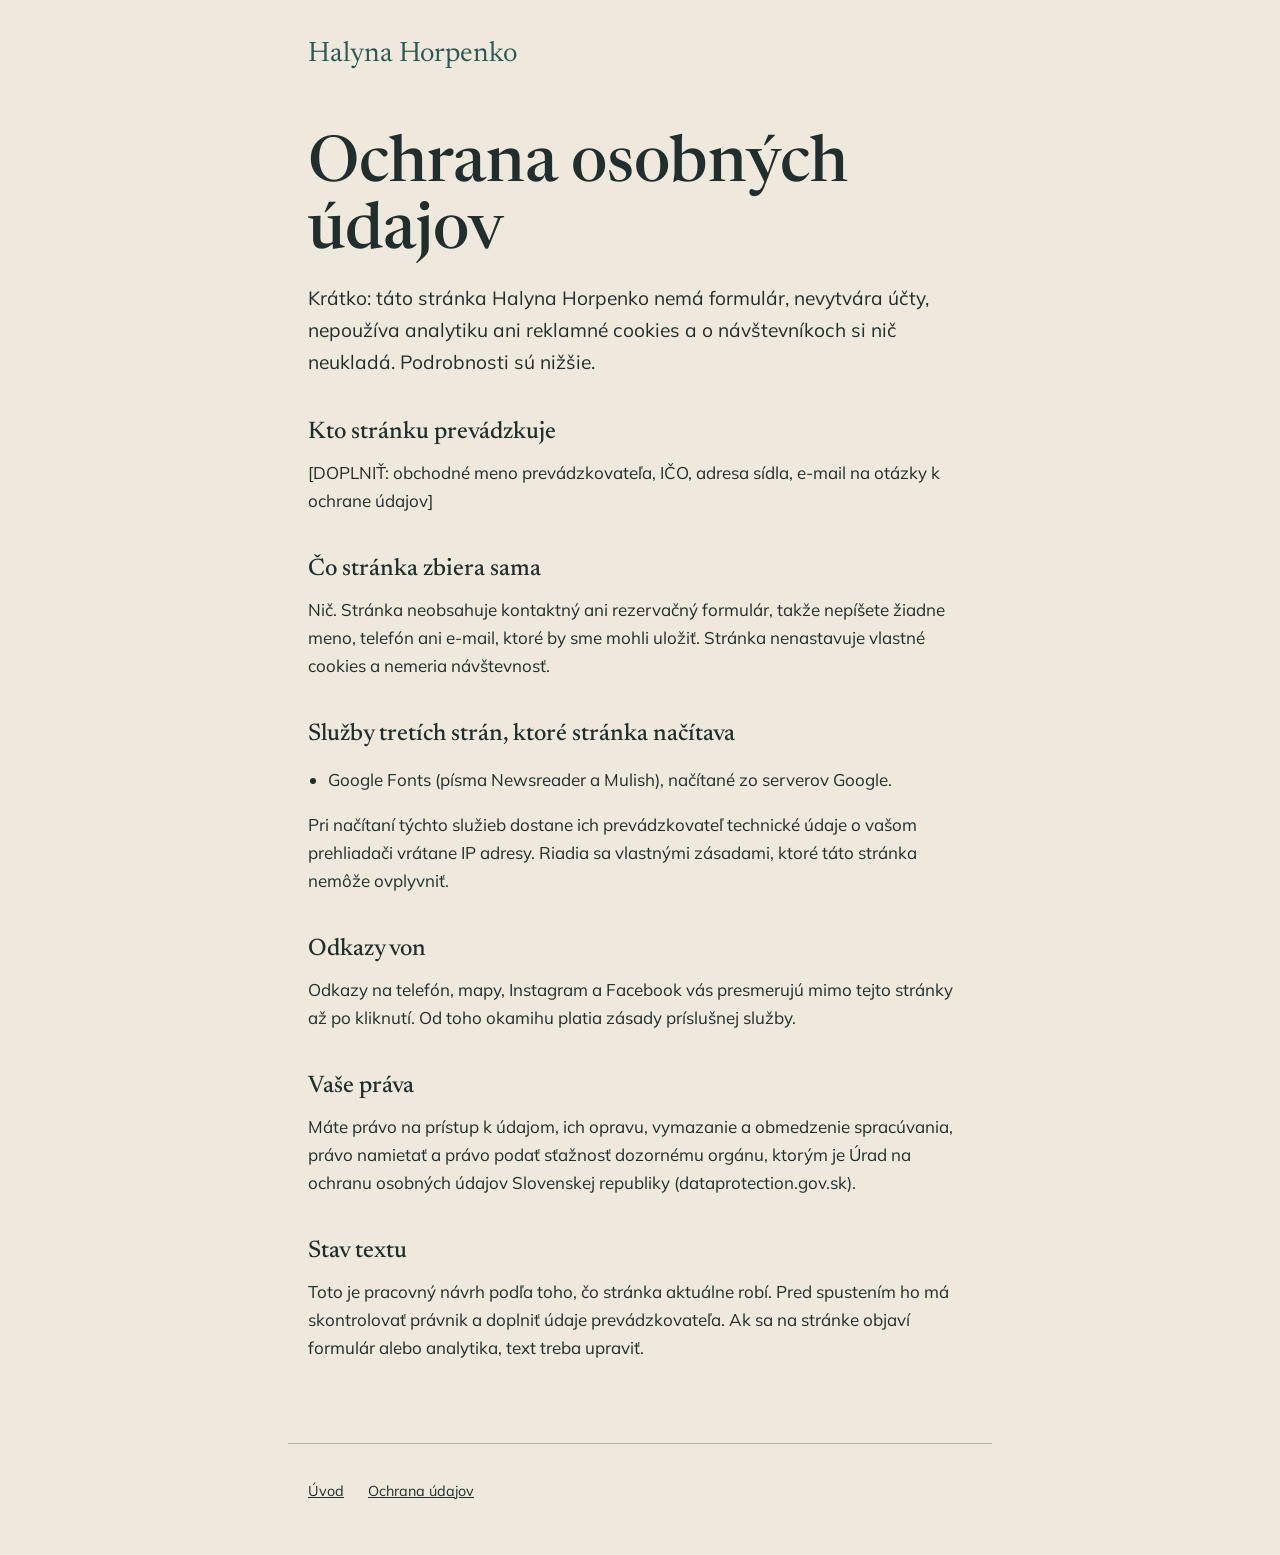
<file: ochrana-udajov.html>
<!doctype html>
<html lang="sk">
<head>
  <meta charset="utf-8">
  <meta name="viewport" content="width=device-width, initial-scale=1">
  <title>Ochrana údajov | Halyna Horpenko</title>
  <meta name="description" content="Aké údaje spracúva stránka Halyna Horpenko. Návrh na kontrolu právnikom.">
  <meta name="robots" content="noindex">
  <meta name="theme-color" content="#d6dfd3">
  <link rel="icon" href="assets/favicon.svg" type="image/svg+xml">
  <link rel="preconnect" href="https://fonts.googleapis.com">
  <link rel="preconnect" href="https://fonts.gstatic.com" crossorigin>
  <link href="https://fonts.googleapis.com/css2?family=Newsreader:wght@500;600&family=Mulish:wght@400;600;700&display=swap" rel="stylesheet">
  <link rel="stylesheet" href="style.css">
  <link rel="stylesheet" href="page.css">
</head>
<body class="page-body">
  <main class="page">
    <a class="page-home" href="./">Halyna Horpenko</a>
    <div class="page-content">
      <h1>Ochrana osobných údajov</h1>
      <p class="page-lead">Krátko: táto stránka Halyna Horpenko nemá formulár, nevytvára účty, nepoužíva analytiku ani reklamné cookies a o návštevníkoch si nič neukladá. Podrobnosti sú nižšie.</p>

      <h2>Kto stránku prevádzkuje</h2>
      <p>[DOPLNIŤ: obchodné meno prevádzkovateľa, IČO, adresa sídla, e-mail na otázky k ochrane údajov]</p>

      <h2>Čo stránka zbiera sama</h2>
      <p>Nič. Stránka neobsahuje kontaktný ani rezervačný formulár, takže nepíšete žiadne meno, telefón ani e-mail, ktoré by sme mohli uložiť. Stránka nenastavuje vlastné cookies a nemeria návštevnosť.</p>

      <h2>Služby tretích strán, ktoré stránka načítava</h2>
      <ul>
        <li>Google Fonts (písma Newsreader a Mulish), načítané zo serverov Google.</li>
      </ul>
      <p>Pri načítaní týchto služieb dostane ich prevádzkovateľ technické údaje o vašom prehliadači vrátane IP adresy. Riadia sa vlastnými zásadami, ktoré táto stránka nemôže ovplyvniť.</p>

      <h2>Odkazy von</h2>
      <p>Odkazy na telefón, mapy, Instagram a Facebook vás presmerujú mimo tejto stránky až po kliknutí. Od toho okamihu platia zásady príslušnej služby.</p>

      <h2>Vaše práva</h2>
      <p>Máte právo na prístup k údajom, ich opravu, vymazanie a obmedzenie spracúvania, právo namietať a právo podať sťažnosť dozornému orgánu, ktorým je Úrad na ochranu osobných údajov Slovenskej republiky (dataprotection.gov.sk).</p>

      <h2>Stav textu</h2>
      <p>Toto je pracovný návrh podľa toho, čo stránka aktuálne robí. Pred spustením ho má skontrolovať právnik a doplniť údaje prevádzkovateľa. Ak sa na stránke objaví formulár alebo analytika, text treba upraviť.</p>

    </div>
  </main>
  <footer class="page-footer">
    <a href="./">Úvod</a>
    <a href="ochrana-udajov.html">Ochrana údajov</a>
  </footer>
</body>
</html>
</file>
<file: style.css>
:root {
  --hero-bg: var(--bg);
  --hero-ink: var(--ink);
  --display-weight: 600;
  --display-leading: 1.02;
  --display-tracking: 0;
  --display-case: none;
  --radius: 8px;
  --radius-button: 6px;
  --space-1: 0.5rem;
  --space-2: 1rem;
  --space-3: 1.5rem;
  --space-4: 2.5rem;
  --space-5: 4rem;
  --space-6: 6rem;
  --gutter: 1.25rem;
  --dock-height: 4.75rem;
  --divider-height: 2.25rem;
  --bg: #efe8dc;
  --bg-alt: #d6dfd3;
  --ink: #202e2d;
  --ink-muted: #52605d;
  --accent: #2c5956;
  --accent-2: #a7793f;
  --on-accent: #ffffff;
  --line: rgba(32, 46, 45, 0.28);
  --hero-bg: #d6dfd3;
  --display-weight: 500;
  --display-leading: 1.05;
  --font-display: "Newsreader", Georgia, serif;
  --font-body: "Mulish", "Segoe UI", sans-serif;
  --radius: 16px;
  --radius-button: 10px;
  --art-1: #2c5956;
  --art-2: #8a8f86;
  --art-3: #d9c8a8;
  --art-4: #a7b8ae;
  --art-5: #2c5956;
  --art-6: #fff;
}

*,
*::before,
*::after {
  box-sizing: border-box;
}

html {
  scroll-behavior: smooth;
  scroll-padding-top: 4.5rem;
}

body {
  margin: 0;
  padding-bottom: var(--dock-height);
  background: var(--bg);
  color: var(--ink);
  font-family: var(--font-body);
  font-size: 1.0625rem;
  line-height: 1.6;
}

svg {
  display: block;
  max-width: 100%;
}

a {
  color: inherit;
}

:focus-visible {
  outline: 3px solid var(--accent);
  outline-offset: 3px;
}

h1,
h2,
h3 {
  margin: 0;
  font-family: var(--font-display);
  font-weight: var(--display-weight);
  line-height: var(--display-leading);
  letter-spacing: var(--display-tracking);
  text-transform: var(--display-case);
}

h1 {
  font-size: clamp(2.5rem, 9.5vw, 5.25rem);
}

h2 {
  font-size: clamp(2.1rem, 7vw, 3.75rem);
}

p {
  margin: 0 0 1em;
}

.skip-link {
  position: absolute;
  left: var(--gutter);
  top: -4rem;
  z-index: 20;
  padding: 0.75rem 1rem;
  background: var(--accent);
  color: var(--on-accent);
}

.skip-link:focus {
  top: 0.75rem;
}

.topbar {
  display: flex;
  flex-wrap: wrap;
  align-items: center;
  justify-content: space-between;
  gap: 0.25rem var(--space-3);
  padding: 0.5rem var(--gutter);
  background: var(--hero-bg);
  color: var(--hero-ink);
}

.brand {
  display: inline-flex;
  align-items: center;
  gap: 0.6rem;
  min-height: 2.75rem;
  font-family: var(--font-display);
  font-size: var(--brand-size, 1.5rem);
  font-weight: var(--display-weight);
  letter-spacing: var(--display-tracking);
  text-transform: var(--display-case);
  text-decoration: none;
}

.brand-mark {
  flex: none;
  width: 1.9rem;
  height: 1.9rem;
}

.topbar-nav {
  display: flex;
  align-items: center;
  gap: var(--space-2);
  font-size: 0.98rem;
  font-weight: 500;
}

.topbar-nav a:not(.button) {
  display: inline-block;
  padding: 0.7rem 0.15rem;
  text-decoration: none;
}

.topbar-nav a:not(.button):hover {
  text-decoration: underline;
  text-underline-offset: 0.25em;
}

.topbar-nav .topbar-cta {
  display: none;
  min-height: 2.75rem;
}

.button {
  display: inline-flex;
  align-items: center;
  justify-content: center;
  min-height: 3.25rem;
  padding: 0.75rem var(--space-3);
  border: 2px solid var(--accent);
  border-radius: var(--radius-button);
  background: var(--accent);
  color: var(--on-accent);
  font-family: var(--font-body);
  font-weight: 700;
  text-decoration: none;
  text-align: center;
  transition: background-color 0.2s, color 0.2s, border-color 0.2s;
}

.button:hover {
  background: transparent;
  color: inherit;
}

.button-ghost {
  background: transparent;
  border-color: currentColor;
  color: inherit;
}

.button-ghost:hover {
  background: var(--accent);
  border-color: var(--accent);
  color: var(--on-accent);
}

.actions {
  display: flex;
  flex-wrap: wrap;
  gap: 0.75rem;
}

.hero {
  display: grid;
  gap: var(--space-3);
  align-items: center;
  padding: var(--space-2) var(--gutter) var(--space-5);
  background: var(--hero-bg);
  color: var(--hero-ink);
}

.hero-art {
  order: -1;
  justify-self: center;
}

.hero-art svg {
  width: auto;
  height: min(15rem, 32svh);
  max-width: 100%;
}

.hero-kicker {
  margin: 0 0 var(--space-2);
  font-size: 0.82rem;
  font-weight: 700;
  letter-spacing: 0.16em;
  text-transform: uppercase;
  opacity: 0.8;
}

.hero-lede {
  max-width: 30rem;
  margin: var(--space-2) 0;
  font-size: 1.18rem;
  line-height: 1.5;
}

.hero-rating {
  margin: 0 0 var(--space-3);
  font-size: 0.95rem;
  opacity: 0.85;
}

.hero-rating strong {
  font-family: var(--font-display);
  font-size: 1.35rem;
}

.hero .actions {
  display: none;
}

.hero--center {
  text-align: center;
}

.hero--center .hero-lede {
  margin-inline: auto;
}

.hero--center .actions {
  justify-content: center;
}

.divider {
  height: var(--divider-height);
  background: var(--bg) url("assets/motif.svg") repeat-x center / auto 100%;
}

.section-inner {
  max-width: 72rem;
  margin: 0 auto;
  padding: var(--space-5) var(--gutter);
}

.offer-intro {
  max-width: 34rem;
  margin: var(--space-2) 0 0;
  color: var(--ink-muted);
}

.offer-list {
  margin: var(--space-4) 0 0;
  padding: 0;
  list-style: none;
}

.offer-name {
  font-family: var(--font-display);
  font-weight: var(--display-weight);
  font-size: 1.6rem;
  line-height: 1.15;
  text-transform: var(--display-case);
  letter-spacing: var(--display-tracking);
}

.placeholder {
  border-bottom: 1px dashed currentColor;
  color: var(--ink-muted);
  font-family: var(--font-body);
  font-size: 0.92rem;
  font-weight: 400;
  letter-spacing: 0;
  text-transform: none;
}

.offer--menu .offer-list li {
  display: flex;
  align-items: baseline;
  gap: 0.75rem;
  padding: 0.9rem 0;
}

.offer--menu .offer-gap {
  flex: 1;
  min-width: 1rem;
  border-bottom: 2px dotted var(--line);
}

.offer--menu .offer-list {
  max-width: 44rem;
}

.offer--numbered .offer-list {
  counter-reset: item;
  border-top: 1px solid var(--line);
}

.offer--numbered .offer-list li {
  display: grid;
  grid-template-columns: 3.25rem 1fr;
  align-items: baseline;
  column-gap: var(--space-2);
  padding: var(--space-3) 0;
  border-bottom: 1px solid var(--line);
  counter-increment: item;
}

.offer--numbered .offer-list li::before {
  content: counter(item, decimal-leading-zero);
  grid-row: span 2;
  color: var(--accent-2);
  font-family: var(--font-display);
  font-size: 1.6rem;
}

.offer--numbered .offer-name {
  font-size: clamp(1.8rem, 5vw, 2.6rem);
}

.offer--numbered .placeholder {
  grid-column: 2;
  justify-self: start;
  margin-top: 0.35rem;
}

.offer--numbered .offer-gap,
.offer--tiles .offer-gap,
.offer--chips .offer-gap {
  display: none;
}

.offer--tiles .offer-list {
  display: grid;
  gap: var(--space-2);
}

.offer--tiles .offer-list li {
  padding: var(--space-3);
  border: 1px solid var(--line);
  border-top: 6px solid var(--accent);
  border-radius: var(--radius);
  background: var(--bg-alt);
}

.offer--tiles .offer-list li:nth-child(even) {
  border-top-color: var(--accent-2);
}

.offer--tiles .offer-name,
.offer--tiles .placeholder {
  display: block;
}

.offer--tiles .placeholder {
  display: inline-block;
  margin-top: 0.5rem;
}

.offer--chalk .section-inner {
  max-width: 60rem;
}

.offer--chalk .offer-board {
  margin-top: var(--space-4);
  padding: var(--space-3);
  border: 8px solid var(--board-frame);
  border-radius: var(--radius);
  background: var(--board-bg);
  color: var(--board-ink);
}

.offer--chalk .offer-list {
  margin: 0;
}

.offer--chalk .offer-list li {
  display: flex;
  align-items: baseline;
  gap: 0.75rem;
  padding: 0.8rem 0;
  border-bottom: 1px dashed rgba(255, 255, 255, 0.35);
}

.offer--chalk .offer-list li:last-child {
  border-bottom: 0;
}

.offer--chalk .offer-gap {
  flex: 1;
}

.offer--chalk .placeholder {
  color: inherit;
  opacity: 0.8;
}

.offer--chips .offer-list {
  display: flex;
  flex-wrap: wrap;
  gap: 0.75rem;
}

.offer--chips .offer-list li {
  display: flex;
  flex-direction: column;
  gap: 0.25rem;
  padding: 0.9rem 1.25rem;
  border: 2px solid var(--ink);
  border-radius: var(--radius);
}

.offer--chips .offer-list li:nth-child(3n + 2) {
  background: var(--accent);
  border-color: var(--accent);
  color: var(--on-accent);
}

.offer--chips .offer-list li:nth-child(3n + 2) .placeholder {
  color: inherit;
}

.visit {
  background: var(--bg-alt);
}

.visit-grid {
  display: grid;
  gap: var(--space-4);
  margin-top: var(--space-4);
}

.label {
  display: block;
  margin-bottom: 0.5rem;
  color: var(--ink-muted);
  font-size: 0.8rem;
  font-weight: 700;
  letter-spacing: 0.16em;
  text-transform: uppercase;
}

.visit address {
  font-style: normal;
}

.visit address p {
  margin-bottom: 0.25rem;
}

.visit p a,
.contact-links a {
  display: inline-block;
  padding: 0.55rem 0;
  font-weight: 600;
}

.visit p a {
  padding: 0.55rem 0;
}

.visit-rating strong {
  font-family: var(--font-display);
  font-size: 2.5rem;
  line-height: 1;
}

.map {
  display: block;
  width: 100%;
  height: 20rem;
  margin-top: var(--space-4);
  border: 0;
  border-radius: var(--radius);
}

.footer {
  padding: var(--space-3) var(--gutter) var(--space-4);
  background: var(--footer-bg, var(--ink));
  color: var(--footer-ink, var(--bg));
  font-size: 0.9rem;
}

.footer-links {
  display: flex;
  flex-wrap: wrap;
  gap: var(--space-3);
  margin: 0;
}

.footer-links a {
  display: inline-block;
  padding: 0.7rem 0;
}

.footer-note {
  margin: var(--space-1) 0 0;
  opacity: 0.8;
}

.dock {
  position: fixed;
  inset: auto 0 0 0;
  z-index: 15;
  display: grid;
  grid-template-columns: 1.4fr 1fr;
  gap: 0.75rem;
  padding: 0.75rem var(--gutter) calc(0.75rem + env(safe-area-inset-bottom));
  background: var(--footer-bg, var(--ink));
  color: var(--footer-ink, var(--bg));
  border-top: 1px solid var(--line);
}

@media (min-width: 48rem) {
  :root {
    --gutter: 3rem;
  }

  body {
    padding-bottom: 0;
  }

  .dock {
    display: none;
  }

  .topbar {
    padding-block: 0.75rem;
  }

  .topbar-nav .topbar-cta {
    display: inline-flex;
  }

  .hero {
    grid-template-columns: minmax(0, 1.1fr) minmax(0, 0.9fr);
    gap: var(--space-5);
    min-height: min(44rem, calc(100svh - 4.5rem));
    padding-top: var(--space-4);
  }

  .hero--center {
    grid-template-columns: minmax(0, 1fr);
    gap: var(--space-4);
    align-content: center;
  }

  .hero--center .hero-art {
    order: 0;
  }

  .hero-art {
    order: 0;
    justify-self: end;
  }

  .hero--reverse .hero-art {
    order: -1;
    justify-self: start;
  }

  .hero-art svg {
    height: min(34rem, 68svh);
  }

  .hero--center .hero-art svg {
    height: min(21rem, 36svh);
  }

  .hero .actions {
    display: flex;
  }

  .offer--tiles .offer-list {
    grid-template-columns: repeat(3, 1fr);
  }

  .visit-grid {
    grid-template-columns: repeat(3, 1fr);
    gap: var(--space-5);
  }
}

@media (min-width: 75rem) {
  :root {
    --gutter: max(4rem, calc((100vw - 76rem) / 2));
  }
}

@media (prefers-reduced-motion: reduce) {
  html {
    scroll-behavior: auto;
  }

  .button {
    transition: none;
  }
}

.hero-banner {
  grid-column: 1 / -1;
  order: -2;
  margin: calc(var(--space-2) * -1) calc(var(--gutter) * -1) 0;
}

.hero-banner {
  align-self: start;
}

.hero:has(.hero-banner) {
  align-content: start;
}

.hero-banner svg {
  display: block;
  width: 100%;
  height: auto;
}

.hero-art {
  position: relative;
}

.idea-hint {
  margin: var(--space-1) 0 0;
  font-size: 0.85rem;
  text-align: center;
  opacity: 0.75;
}

.controls {
  display: flex;
  flex-wrap: wrap;
  justify-content: center;
  gap: 0.5rem;
  margin-top: var(--space-2);
}

.control {
  min-height: 2.75rem;
  padding: 0.5rem 1rem;
  border: 2px solid currentColor;
  border-radius: var(--radius-button);
  background: transparent;
  color: inherit;
  font: inherit;
  font-size: 0.95rem;
  font-weight: 600;
  cursor: pointer;
  transition: background-color 0.2s, color 0.2s, border-color 0.2s;
}

.control:hover,
.control[aria-pressed="true"] {
  background: var(--accent);
  border-color: var(--accent);
  color: var(--on-accent);
}

@media (prefers-reduced-motion: reduce) {
  *,
  *::before,
  *::after {
    transition: none !important;
    animation: none !important;
  }

  .control[data-replay] {
    display: none;
  }
}

.art [role="button"],
.art a {
  cursor: pointer;
}

.art [role="button"]:focus-visible,
.art a:focus-visible {
  outline: 3px solid var(--accent);
  outline-offset: 4px;
}

.block {
  --s-bg: var(--bg);
  --s-ink: var(--ink);
  --s-muted: var(--ink-muted);
  --s-line: var(--line);
  --s-accent: var(--accent);
  --s-on-accent: var(--on-accent);
  position: relative;
  background: var(--s-bg);
  color: var(--s-ink);
}

.tone-alt {
  --s-bg: var(--bg-alt);
}

.tone-ink {
  --s-bg: var(--ink);
  --s-ink: var(--bg);
  --s-muted: color-mix(in srgb, var(--bg) 76%, var(--ink));
  --s-line: color-mix(in srgb, var(--bg) 26%, transparent);
  --s-accent: var(--tone-ink-accent, color-mix(in srgb, var(--accent) 55%, var(--bg)));
  --s-on-accent: var(--ink);
}

.tone-accent {
  --s-bg: var(--accent);
  --s-ink: var(--on-accent);
  --s-muted: var(--on-accent);
  --s-line: color-mix(in srgb, var(--on-accent) 36%, transparent);
  --s-accent: var(--on-accent);
  --s-on-accent: var(--accent);
}

.block-inner {
  padding: var(--space-5) var(--gutter);
}

.block-title {
  max-width: 18ch;
  font-size: clamp(2.3rem, 6.4vw, 4.75rem);
}

.block-lead {
  max-width: 38rem;
  margin: var(--space-2) 0 0;
  color: var(--s-muted);
  font-size: 1.16rem;
  line-height: 1.5;
}

.block-lead:empty {
  display: none;
}

.block-note {
  max-width: 38rem;
  margin: var(--space-3) 0 0;
  color: var(--s-muted);
  font-size: 0.9rem;
}

.block .button {
  border-color: var(--s-accent);
  background: var(--s-accent);
  color: var(--s-on-accent);
}

.block .button:hover {
  background: transparent;
  color: var(--s-ink);
}

.block .button-ghost {
  border-color: currentColor;
  background: transparent;
  color: var(--s-ink);
}

.block .button-ghost:hover {
  border-color: var(--s-accent);
  background: var(--s-accent);
  color: var(--s-on-accent);
}

.statement-text {
  max-width: 24ch;
  margin: 0;
  font-family: var(--font-display);
  font-size: clamp(2.2rem, 6.6vw, 5.4rem);
  font-weight: var(--display-weight);
  line-height: 1.04;
  letter-spacing: var(--display-tracking);
  text-transform: var(--display-case);
}

.statement-text em {
  color: var(--s-accent);
  font-style: normal;
}

.statement-facts {
  display: grid;
  gap: var(--space-3);
  margin: var(--space-4) 0 0;
  padding: var(--space-3) 0 0;
  border-top: 1px solid var(--s-line);
}

.statement-facts dt {
  margin-bottom: 0.25rem;
  color: var(--s-muted);
  font-size: 0.8rem;
  font-weight: 700;
  letter-spacing: 0.14em;
  text-transform: uppercase;
}

.statement-facts dd {
  margin: 0;
  font-family: var(--font-display);
  font-size: clamp(1.35rem, 3vw, 1.85rem);
  font-weight: var(--display-weight);
  line-height: 1.15;
}

.rows {
  margin: var(--space-4) 0 0;
  padding: 0;
  list-style: none;
  border-top: 1px solid var(--s-line);
}

.row {
  display: grid;
  gap: var(--space-1);
  padding: var(--space-3) 0;
  border-bottom: 1px solid var(--s-line);
}

.row-name {
  font-family: var(--font-display);
  font-size: clamp(1.75rem, 4.6vw, 3rem);
  font-weight: var(--display-weight);
  line-height: 1.06;
  letter-spacing: var(--display-tracking);
  text-transform: var(--display-case);
}

.row-text {
  max-width: 34rem;
  margin: 0;
  color: var(--s-muted);
}

.steps {
  display: grid;
  gap: var(--space-4);
  margin: var(--space-4) 0 0;
  padding: 0;
  list-style: none;
  counter-reset: step;
}

.step {
  position: relative;
  padding-left: 3.75rem;
  counter-increment: step;
}

.step::before {
  content: counter(step);
  position: absolute;
  top: -0.2rem;
  left: 0;
  display: grid;
  place-items: center;
  width: 2.75rem;
  height: 2.75rem;
  border-radius: var(--radius);
  background: var(--s-accent);
  color: var(--s-on-accent);
  font-family: var(--font-display);
  font-size: 1.35rem;
  font-weight: var(--display-weight);
}

.step-art {
  width: 100%;
  max-width: 13rem;
  margin-bottom: var(--space-2);
}

.step-title {
  font-size: 1.5rem;
  line-height: 1.15;
}

.step-text {
  margin: 0.4rem 0 0;
  color: var(--s-muted);
}

.week-head {
  display: grid;
  gap: var(--space-3);
}

.week-status {
  display: inline-flex;
  align-items: center;
  gap: 0.6rem;
  margin: 0;
  font-weight: 700;
}

.week-status::before {
  content: "";
  width: 0.7rem;
  height: 0.7rem;
  border-radius: 50%;
  background: var(--s-muted);
}

.week-status[data-open="true"]::before {
  background: var(--s-accent);
}

.week {
  margin: var(--space-4) 0 0;
  padding: 0;
  list-style: none;
}

.week-day {
  display: grid;
  grid-template-columns: 2.5rem minmax(0, 1fr) auto;
  align-items: center;
  gap: var(--space-2);
  min-height: 3rem;
  border-top: 1px solid var(--s-line);
}

.week-day.is-today {
  font-weight: 700;
}

.week-track {
  position: relative;
  height: 0.75rem;
  border-radius: 2px;
  background: color-mix(in srgb, var(--s-ink) 9%, transparent);
}

.week-bar {
  position: absolute;
  top: 0;
  bottom: 0;
  left: var(--from);
  width: var(--span);
  border-radius: 2px;
  background: color-mix(in srgb, var(--s-accent) 62%, var(--s-bg));
}

.week-day.is-today .week-bar {
  background: var(--s-accent);
}

.week-time {
  min-width: 6.4rem;
  font-variant-numeric: tabular-nums;
  text-align: right;
}

.notes {
  display: grid;
  gap: 0;
  margin: var(--space-4) 0 0;
  padding: 0;
  list-style: none;
  border-top: 1px solid var(--s-line);
}

.note {
  display: grid;
  gap: 0.2rem;
  padding: var(--space-2) 0;
  border-bottom: 1px solid var(--s-line);
}

.note-title {
  font-weight: 700;
}

.note-text {
  margin: 0;
  color: var(--s-muted);
}

.note-text a {
  display: inline-block;
  padding: 0.65rem 0;
  color: var(--s-ink);
  font-weight: 700;
}

.place-grid {
  display: grid;
}

.place-map {
  position: relative;
  min-height: 21rem;
  overflow: hidden;
  background: var(--bg-alt);
}

.street-map {
  position: absolute;
  inset: 0;
  width: 100%;
  height: 100%;
  max-width: none;
}

.map-street {
  font-family: var(--font-body);
  font-size: 15px;
  font-weight: 600;
  letter-spacing: 0.03em;
  paint-order: stroke;
  stroke: var(--bg);
  stroke-width: 4px;
  stroke-linejoin: round;
}

.map-pin-label {
  font-family: var(--font-display);
  font-size: 24px;
  font-weight: var(--display-weight);
  paint-order: stroke;
  stroke: var(--bg);
  stroke-width: 6px;
  stroke-linejoin: round;
}

.place-credit {
  position: absolute;
  right: 0;
  bottom: 0;
  z-index: 1;
  padding: 0.15rem 0.5rem;
  background: color-mix(in srgb, var(--s-bg) 82%, transparent);
  font-size: 0.72rem;
}

.place-copy {
  padding: var(--space-5) var(--gutter);
}

.place-copy .block-title {
  font-size: clamp(2rem, 3.6vw, 3.25rem);
}

.block-title,
.statement-text,
.closing-title,
.row-name,
.step-title {
  overflow-wrap: break-word;
  hyphens: auto;
}

.place-address {
  margin: var(--space-3) 0 0;
  font-style: normal;
  font-size: 1.2rem;
  line-height: 1.4;
}

.place-text {
  max-width: 30rem;
  margin: var(--space-2) 0 0;
  color: var(--s-muted);
}

.place-links {
  display: grid;
  justify-items: start;
  gap: 0.15rem;
  margin: var(--space-3) 0 0;
  padding: 0;
  list-style: none;
}

.place-links a {
  display: inline-block;
  padding: 0.6rem 0;
  font-weight: 700;
}

.photo-band {
  margin: 0;
}

.photo-band img {
  display: block;
  width: 100%;
  height: clamp(20rem, 62vw, 40rem);
  object-fit: cover;
}

.photo-band figcaption {
  padding: var(--space-1) var(--gutter);
  background: var(--s-bg);
  color: var(--s-muted);
  font-size: 0.8rem;
}

.closing-grid {
  display: grid;
  gap: var(--space-4);
}

.closing-title {
  max-width: 14ch;
  font-size: clamp(2.6rem, 8.6vw, 6.5rem);
}

.closing-score {
  margin: 0;
}

.closing-score strong {
  display: block;
  margin-bottom: 0.4rem;
  font-variant-numeric: lining-nums;
  font-family: var(--font-display);
  font-size: clamp(4rem, 13vw, 8.5rem);
  font-weight: var(--display-weight);
  line-height: 1;
}

.closing .actions {
  margin-top: var(--space-3);
}

.topbar-nav a:not(.button) {
  white-space: nowrap;
}

.dock {
  grid-template-columns: 1.9fr 1fr;
}

.dock .button {
  padding-inline: 0.5rem;
  font-size: clamp(0.84rem, 3.9vw, 0.98rem);
  line-height: 1.15;
}

@media (max-width: 47.99rem) {
  .topbar {
    flex-wrap: nowrap;
    gap: 0.75rem;
  }

  .brand {
    min-width: 0;
    white-space: nowrap;
  }

  .topbar-nav {
    gap: 0.7rem;
    font-size: 0.9rem;
  }

  .topbar-nav a:not(.button):nth-of-type(n + 3) {
    display: none;
  }
}

@media (min-width: 48rem) {
  .block-inner {
    padding-block: var(--space-6);
  }

  .statement-facts {
    grid-template-columns: repeat(auto-fit, minmax(11rem, 1fr));
    gap: var(--space-4);
  }

  .row {
    grid-template-columns: minmax(0, 1fr) minmax(0, 1fr);
    align-items: baseline;
    gap: var(--space-4);
  }

  .steps {
    grid-template-columns: repeat(var(--step-count, 3), minmax(0, 1fr));
    gap: var(--space-3);
  }

  .step {
    padding-left: 0;
    padding-top: 3.75rem;
  }

  .week-head {
    grid-template-columns: minmax(0, 1fr) auto;
    align-items: end;
  }

  .notes {
    grid-template-columns: repeat(2, minmax(0, 1fr));
    column-gap: var(--space-5);
  }

  .place-grid {
    grid-template-columns: minmax(0, 1.5fr) minmax(0, 1fr);
    min-height: 40rem;
  }

  .place-grid--flip .place-map {
    order: 1;
  }

  .place-copy {
    align-self: center;
    padding-left: var(--space-5);
  }

  .place-grid--flip .place-copy {
    padding-right: var(--space-5);
    padding-left: var(--gutter);
  }

  .closing-grid {
    grid-template-columns: minmax(0, 1fr) auto;
    align-items: end;
  }
}

.body-map {
  display: grid;
  gap: var(--space-4);
  margin-top: var(--space-4);
}

.body-figure {
  justify-self: center;
  width: min(15rem, 62vw);
  height: auto;
}

.body-zone {
  fill: var(--s-accent);
  opacity: 0;
  transition: opacity 0.25s;
}

.body-zone.is-active {
  opacity: 0.85;
}

.zone-buttons {
  display: flex;
  flex-wrap: wrap;
  gap: 0.5rem;
}

.zone-button {
  min-height: 2.75rem;
  padding: 0.45rem 1rem;
  border: 2px solid var(--s-line);
  border-radius: var(--radius-button);
  background: transparent;
  color: inherit;
  font: inherit;
  font-weight: 600;
  cursor: pointer;
}

.zone-button[aria-pressed="true"] {
  border-color: var(--s-accent);
  background: var(--s-accent);
  color: var(--s-on-accent);
}

.zone-text {
  min-height: 7.5rem;
  margin: var(--space-3) 0 0;
  font-family: var(--font-display);
  font-size: clamp(1.4rem, 3.2vw, 2rem);
  line-height: 1.25;
}

@media (min-width: 48rem) {
  .body-map {
    grid-template-columns: minmax(0, 0.8fr) minmax(0, 1.2fr);
    align-items: center;
  }
}
.fa1{fill:var(--art-1)}
.sa1{stroke:var(--art-1);fill:none}
.fa2{fill:var(--art-2)}
.sa2{stroke:var(--art-2);fill:none}
.fa3{fill:var(--art-3)}
.sa3{stroke:var(--art-3);fill:none}
.fa4{fill:var(--art-4)}
.sa4{stroke:var(--art-4);fill:none}
.fa5{fill:var(--art-5)}
.sa5{stroke:var(--art-5);fill:none}
.fa6{fill:var(--art-6)}
.sa6{stroke:var(--art-6);fill:none}
.fn{fill:none}
.fb{fill:var(--hero-bg)}
.art-text{font-family:var(--font-display);font-weight:var(--display-weight)}
.art{stroke-linecap:round;stroke-linejoin:round}
.breath-label {
  min-height: 2rem;
  margin: 0.5rem 0 0;
  font-family: var(--font-display);
  font-size: 1.5rem;
  text-align: center;
}

.stones .ripple {
  transform-box: fill-box;
  transform-origin: center;
}

@media (prefers-reduced-motion: no-preference) {
.stones .stone {
  animation: stone-drop 0.8s cubic-bezier(0.3, 1.5, 0.5, 1) both;
  animation-delay: calc(var(--i) * 0.28s);
}

.stones.is-breathing .ripple {
  animation: breathe 8s ease-in-out infinite;
}

@keyframes stone-drop {
  from { opacity: 0; transform: translateY(-140px); }
  to { opacity: 1; transform: translateY(0); }
}

@keyframes breathe {
  0%, 100% { transform: scale(0.88); opacity: 0.5; }
  50% { transform: scale(1.14); opacity: 1; }
}
}
</file>
<file: page.css>
:root {
  --page-bg: var(--bg);
  --page-ink: var(--ink);
  --page-accent: var(--accent);
  --page-accent-ink: var(--on-accent);
  --page-line: var(--line);
  --page-display-font: var(--font-display);
  --page-body-font: var(--font-body);
}

.page-body {
  min-height: 100vh;
  padding-bottom: 0;
  background: var(--page-bg);
  color: var(--page-ink);
  font-family: var(--page-body-font);
}

.page {
  max-width: 44rem;
  margin: 0 auto;
  padding: 1.5rem 1.25rem 4rem;
}

.page-home {
  display: inline-block;
  margin-bottom: 3rem;
  padding: 0.5rem 0;
  color: var(--page-accent);
  font-family: var(--page-display-font);
  font-size: 1.75rem;
  text-decoration: none;
}

.page-content h1 {
  margin-bottom: 1rem;
  font-family: var(--page-display-font);
  font-size: clamp(2.5rem, 8vw, 4rem);
  line-height: 1.05;
}

.page-content h2 {
  margin: 2.5rem 0 0.75rem;
  font-family: var(--page-display-font);
  font-size: 1.5rem;
  line-height: 1.2;
}

.page-content p,
.page-content li {
  line-height: 1.65;
}

.page-content ul {
  padding-left: 1.25rem;
}

.page-lead {
  font-size: 1.2rem;
}

.page-code {
  margin: 0;
  color: var(--page-accent);
  font-family: var(--page-display-font);
  font-size: clamp(5rem, 24vw, 10rem);
  line-height: 1;
}

.page-button {
  display: inline-flex;
  align-items: center;
  min-height: 3.25rem;
  padding: 0.75rem 1.5rem;
  background: var(--page-accent);
  color: var(--page-accent-ink);
  font-weight: 700;
  text-decoration: none;
}

.page-button:hover {
  background: var(--page-ink);
}

.page-content a:not(.page-button) {
  text-decoration-color: var(--page-accent);
  text-underline-offset: 0.2em;
}

.page-footer {
  display: flex;
  gap: 1.5rem;
  max-width: 44rem;
  margin: 0 auto;
  padding: 1.5rem 1.25rem 2.5rem;
  border-top: 1px solid var(--page-line);
  font-size: 0.9rem;
}

.page-footer a {
  display: inline-block;
  padding: 0.75rem 0;
}

.page-content p a:not(.page-button) {
  display: inline-block;
  padding: 0.5rem 0;
}
</file>
